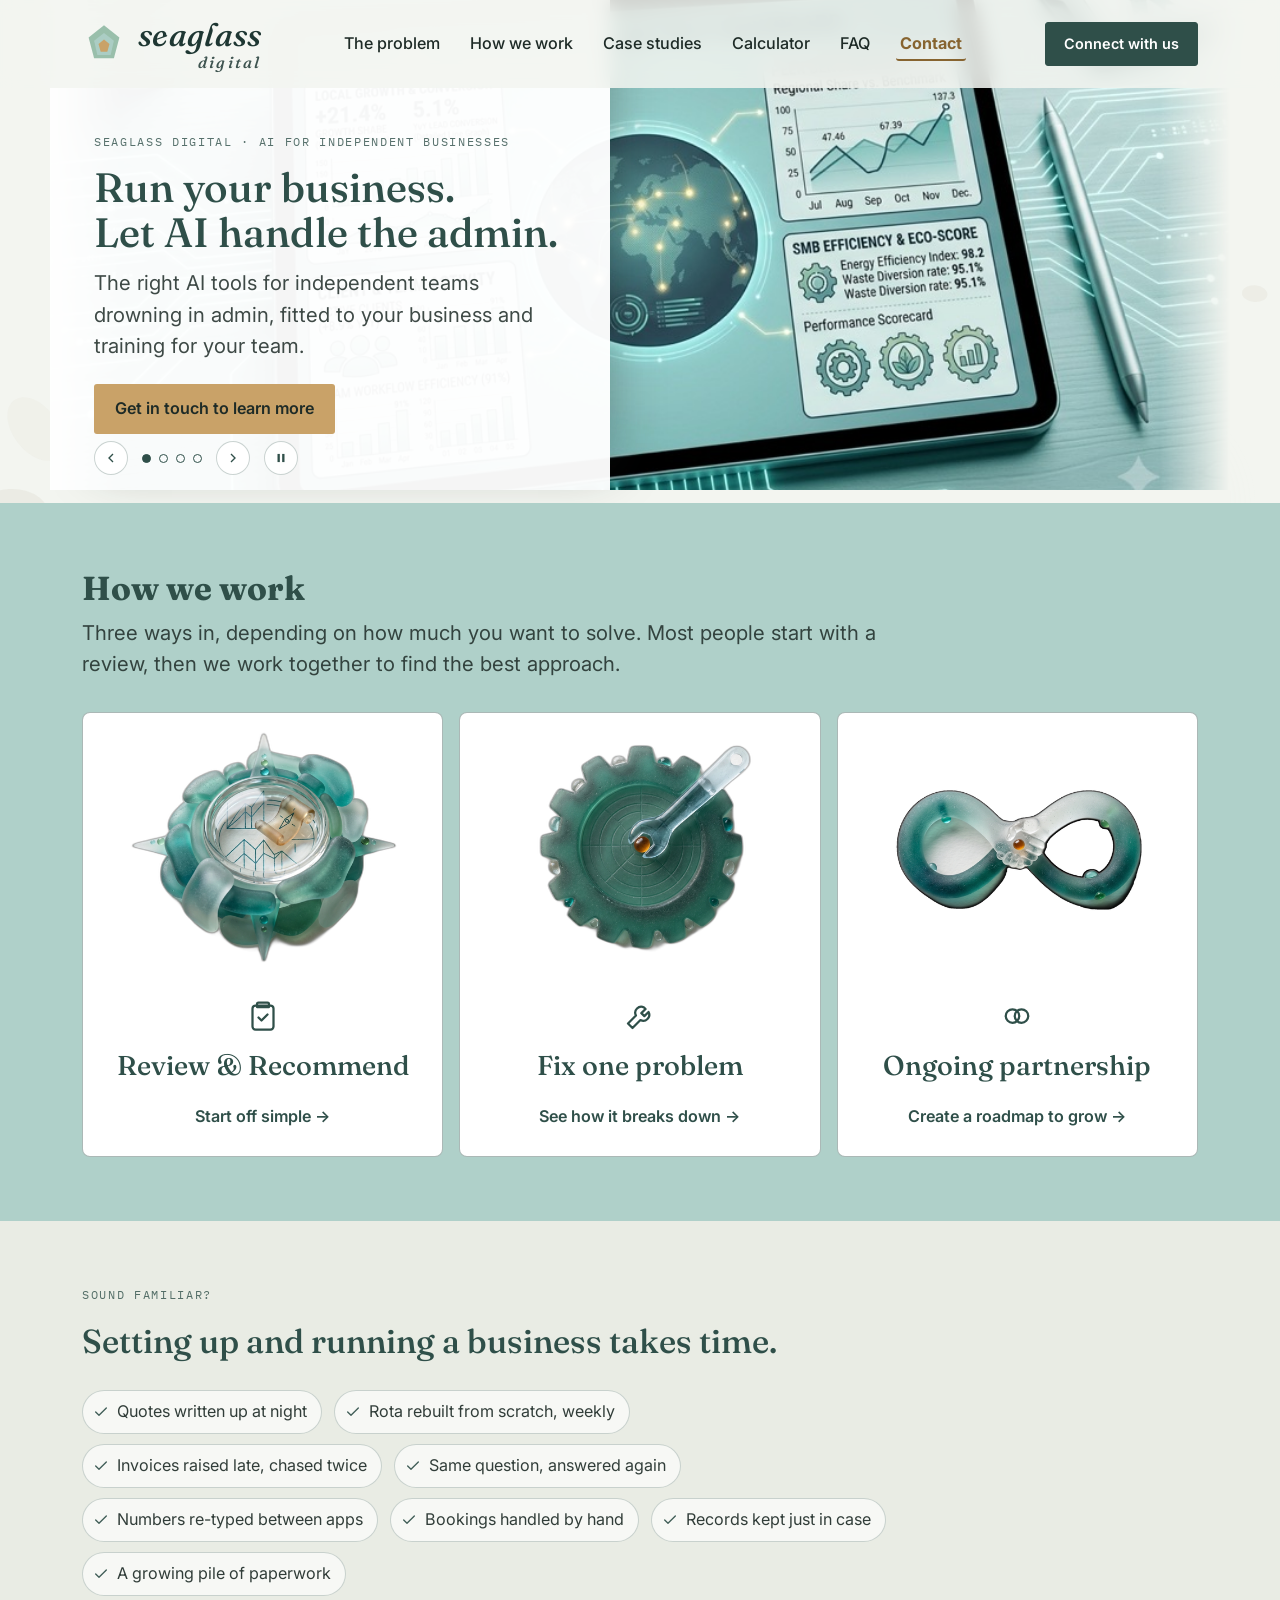
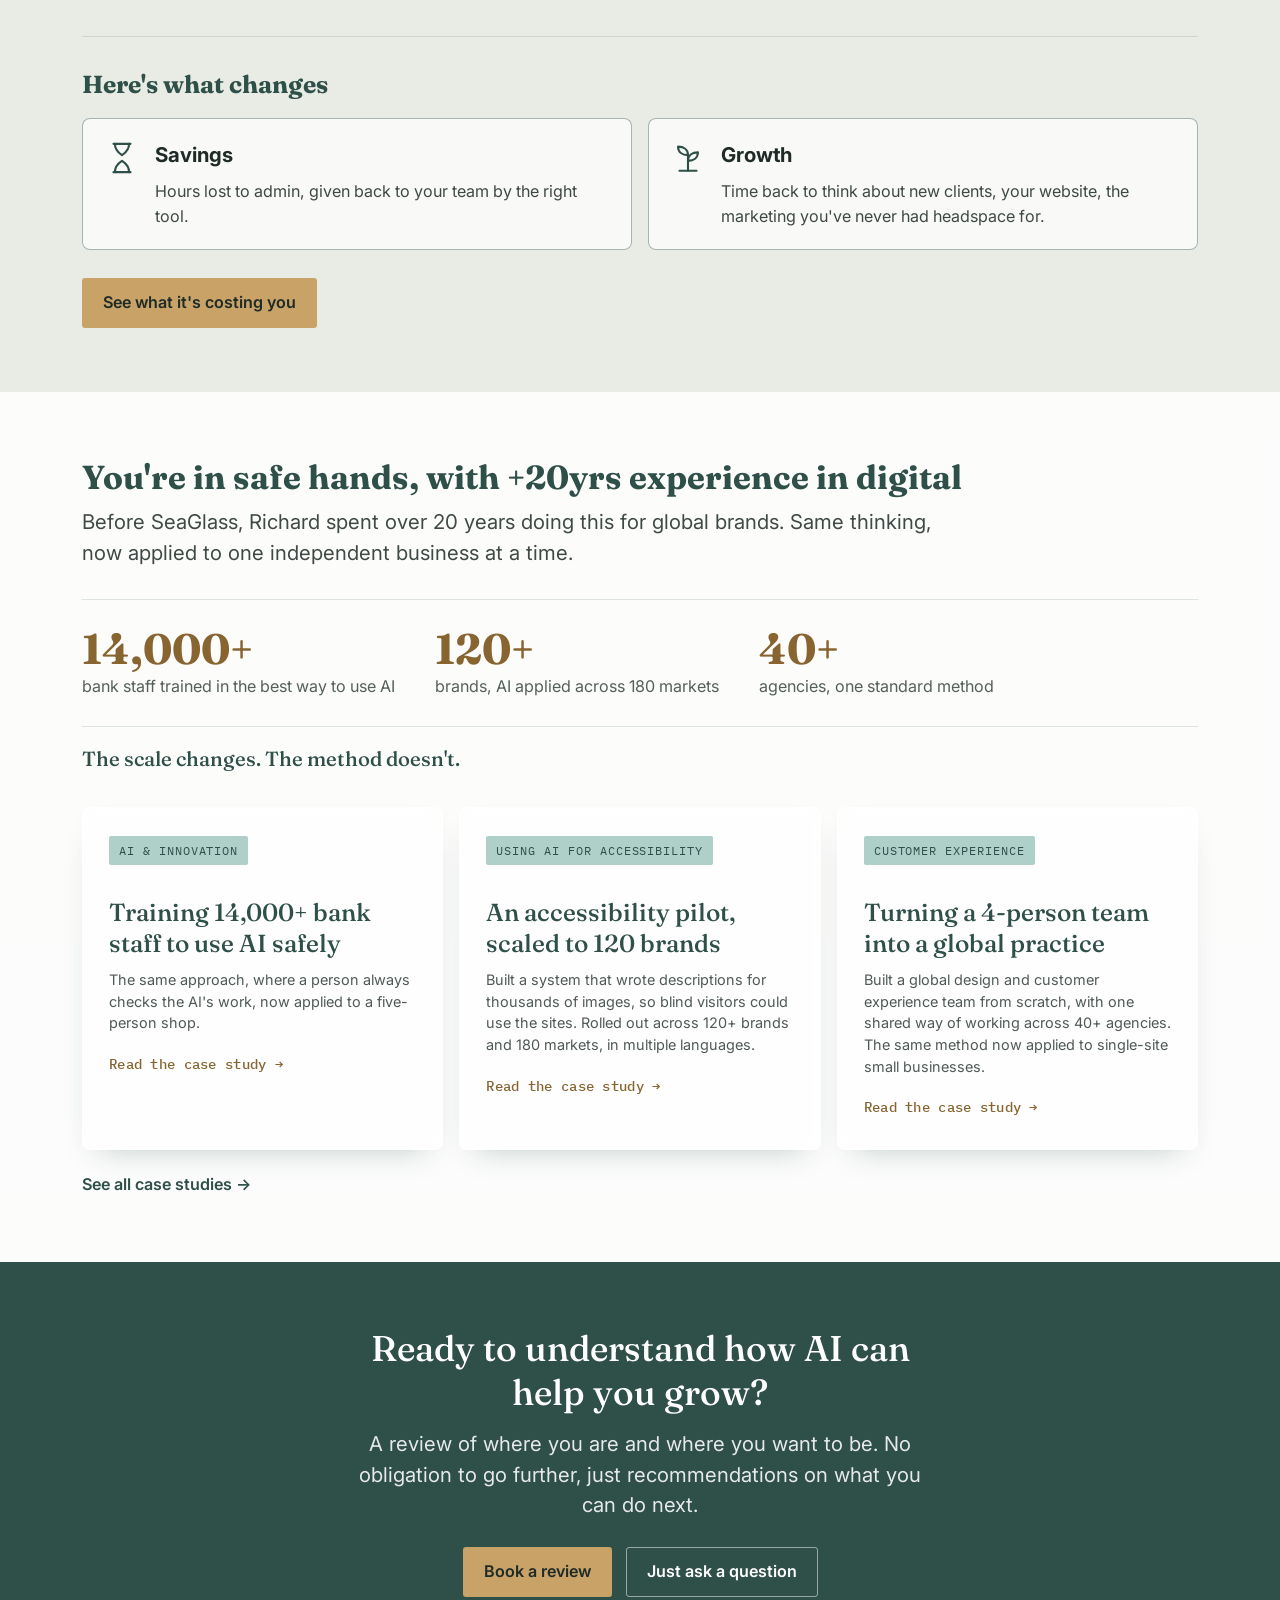
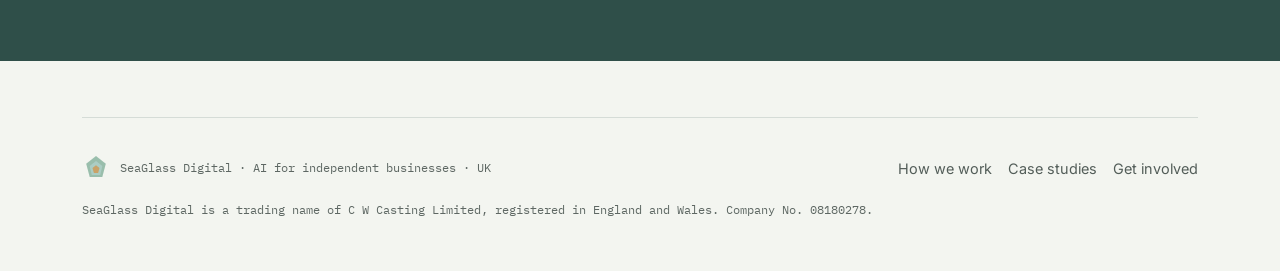
<file: index.html>
<!DOCTYPE html>
<html lang="en-GB">
<head>
<!-- Google tag (gtag.js) -->
<script async src="https://www.googletagmanager.com/gtag/js?id=G-2JRQ0N7KGT"></script>
<script>
  window.dataLayer = window.dataLayer || [];
  function gtag(){dataLayer.push(arguments);}
  gtag('js', new Date());

  gtag('config', 'G-2JRQ0N7KGT');
</script>
<meta charset="UTF-8">
<meta name="viewport" content="width=device-width, initial-scale=1.0">
<title>SeaGlass Digital - AI for Independent Businesses</title>
<meta name="description" content="SeaGlass Digital helps independent businesses cut the hours lost to rotas, quoting and admin with the right AI tools, taught to your team. No lock-in.">
<meta name="keywords" content="AI consultancy for small businesses UK, AI consultancy for SMEs, design thinking AI adoption, AI use case discovery, AI training for teams, AI for high street businesses, human-in-the-loop AI, UK small business AI advisor, AI for cafes shops and trades">
<link rel="canonical" href="https://www.seaglassdigital.co.uk/">
<meta name="robots" content="index, follow">
<meta name="geo.region" content="GB">
<meta name="geo.placename" content="United Kingdom">
<meta name="author" content="Richard Morland">

<!-- Open Graph -->
<meta property="og:type" content="website">
<meta property="og:title" content="SeaGlass Digital - AI for independent businesses, without the jargon">
<meta property="og:description" content="We help independent businesses drowning in day-to-day admin get their evenings back, and teach your team to run the tools themselves.">
<meta property="og:url" content="https://www.seaglassdigital.co.uk/">
<meta property="og:image" content="https://www.seaglassdigital.co.uk/assets/social-share.png">
<meta property="og:locale" content="en_GB">

<!-- Twitter -->
<meta name="twitter:card" content="summary_large_image">
<meta name="twitter:title" content="SeaGlass Digital - AI for independent businesses, without the jargon">
<meta name="twitter:description" content="We help independent businesses drowning in day-to-day admin get their evenings back, and teach your team to run the tools themselves.">

<!-- Favicons -->
<link rel="icon" type="image/svg+xml" href="data:image/svg+xml,%3Csvg xmlns='http://www.w3.org/2000/svg' viewBox='0 0 40 40'%3E%3Cpolygon points='20,3 34,14 29,33 11,33 6,14' fill='%238FB8A4'/%3E%3Cpolygon points='20,10 29,17 26,30 14,30 11,17' fill='%23AFD0C9'/%3E%3Cpolygon points='20,16 25,20 23,27 17,27 15,20' fill='%23C9A268'/%3E%3C/svg%3E">
<link rel="icon" type="image/png" sizes="32x32" href="assets/favicon-32x32.png">
<link rel="icon" type="image/png" sizes="16x16" href="assets/favicon-16x16.png">
<link rel="apple-touch-icon" sizes="180x180" href="assets/apple-touch-icon.png">
<link rel="shortcut icon" href="favicon.ico">

<link rel="preconnect" href="https://fonts.googleapis.com">
<link rel="preconnect" href="https://fonts.gstatic.com" crossorigin>
<link href="https://fonts.googleapis.com/css2?family=Fraunces:ital,opsz,wght@0,9..144,400;0,9..144,500;1,9..144,500&family=Inter:wght@400;500;600&family=IBM+Plex+Mono:wght@400;600&display=swap" rel="stylesheet">
<link rel="stylesheet" href="assets/style.css">

<!-- Structured data: helps both search engines and AI answer engines understand what SeaGlass Digital is -->
<script type="application/ld+json">
{
  "@context": "https://schema.org",
  "@type": "ProfessionalService",
  "name": "SeaGlass Digital",
  "alternateName": "SeaGlass",
  "description": "Design-thinking led AI consultancy helping small and medium UK businesses find the right AI tools for their needs and build the in-house skills to use them independently.",
  "url": "https://www.seaglassdigital.co.uk/",
  "email": "richard@seaglassdigital.co.uk",
  "image": "https://www.seaglassdigital.co.uk/assets/social-share.png",
  "areaServed": {
    "@type": "Country",
    "name": "United Kingdom"
  },
  "audience": {"@type": "Audience", "audienceType": "Independent business owners and small and medium businesses"},
  "serviceType": ["AI consultancy", "AI use case discovery", "AI team training", "Design thinking consultancy"],
  "keywords": "AI consultancy for small businesses, AI for independent businesses, AI use case discovery, AI training for teams",
  "founder": {
    "@type": "Person",
    "name": "Richard Morland"
  },
  "knowsAbout": ["Artificial Intelligence consulting", "Design thinking", "Digital transformation for SMEs", "AI adoption for small businesses"]
}
</script>
</head>
<body class="has-hero">
<div class="page-bg" aria-hidden="true"></div>

<a href="#top" class="skip-link">Skip to main content</a>

<header class="site">
  <nav>
    <a href="#top" class="brand">
      <svg class="brand-mark" viewBox="0 0 40 40" fill="none" aria-hidden="true" focusable="false">
        <polygon points="20,3 34,14 29,33 11,33 6,14" fill="#8FB8A4" opacity="0.9"/>
        <polygon points="20,10 29,17 26,30 14,30 11,17" fill="#AFD0C9" opacity="0.85"/>
        <polygon points="20,16 25,20 23,27 17,27 15,20" fill="#C9A268"/>
      </svg>
      <span class="brand-word">seaglass<span class="brand-word-sub">digital</span></span>
    </a>
    <ul class="nav-links" id="nav-menu" role="list">
      <li><a href="#pain">The problem</a></li>
      <li><a href="process.html">How we work</a></li>
      <li><a href="case-studies/index.html">Case studies</a></li>
      <li><a href="calculator.html">Calculator</a></li>
      <li><a href="faq.html">FAQ</a></li>
      <li><a href="#involve">Contact</a></li>
    </ul>
    <a class="nav-cta" href="mailto:richard@seaglassdigital.co.uk?subject=Let's connect">Connect with us</a>
    <button type="button" class="nav-toggle-btn" id="nav-toggle-btn" aria-expanded="false" aria-controls="nav-menu" aria-label="Toggle menu">
      <span class="bar"></span><span class="bar"></span><span class="bar"></span>
    </button>
  </nav>
</header>

<main id="top">

  <!-- HERO ROTATOR: 4 full-height slides, auto-rotating -->
  <section class="hero" id="hero-rotator">
    <div class="hero-slides" id="hero-slides">

      <article class="hero-slide hero-banner is-active" id="hero-slide-0">
        <div class="hero-media" aria-hidden="true">
          <img src="assets/images/promo-hero-dashboard.jpg" alt="" width="1000" height="1000" loading="eager">
        </div>
        <div class="hero-copy">
          <span class="eyebrow">SeaGlass Digital · AI for independent businesses</span>
          <h1>Run your business.<br>Let AI handle the admin.</h1>
          <p class="hero-subtitle">The right AI tools for independent teams drowning in admin, fitted to your business and training for your team.</p>
          <div class="btn-row">
            <a class="btn btn-primary" href="mailto:richard@seaglassdigital.co.uk?subject=Book an operations review">Get in touch to learn more</a>
          </div>
        </div>
      </article>

      <article class="hero-slide hero-banner" id="hero-slide-1">
        <div class="hero-media" aria-hidden="true">
          <img src="assets/images/promo-ai-tools.jpg" alt="" width="1000" height="1000" loading="lazy">
        </div>
        <div class="hero-copy">
          <span class="eyebrow">AI, simplified</span>
          <h2>Too many AI tools.<br>Not enough clarity on how to use them?</h2>
          <p class="hero-subtitle">We simplify your online presence so it looks and sounds like you everywhere.</p>
          <div class="btn-row">
            <a class="btn btn-primary" href="mailto:richard@seaglassdigital.co.uk?subject=Simplify our website and social">Simplify my digital presence</a>
          </div>
        </div>
      </article>

      <article class="hero-slide hero-banner" id="hero-slide-2">
        <div class="hero-media" aria-hidden="true">
          <img src="assets/images/promo-automation.jpg" alt="" width="1000" height="1000" loading="lazy">
        </div>
        <div class="hero-copy">
          <span class="eyebrow">How we help · Backend automation</span>
          <h2>Automate the admin.<br>Not your people.</h2>
          <p class="hero-subtitle">We help you to automate the repetitive stuff behind the scenes, so your team gets that time back to deliver your business.</p>
          <div class="btn-row">
            <a class="btn btn-primary" href="mailto:richard@seaglassdigital.co.uk?subject=Automate our admin">Free up my team's time</a>
          </div>
        </div>
      </article>

      <article class="hero-slide hero-banner" id="hero-slide-3">
        <div class="hero-media" aria-hidden="true">
          <img src="assets/images/promo-calculator.jpg" alt="" width="1000" height="1000" loading="lazy">
        </div>
        <div class="hero-copy">
          <span class="eyebrow">Free tool · See what admin can cost you</span>
          <h2>Find out in two minutes with this free calculator.</h2>
          <p class="hero-subtitle">Drag a few sliders and see your annual admin cost, and what's realistically recoverable.</p>
          <div class="btn-row">
            <a class="btn btn-primary" href="calculator.html">Try the calculator</a>
          </div>
        </div>
      </article>

    </div>

    <div class="hero-controls">
      <button type="button" class="hero-arrow hero-prev" aria-label="Previous">
        <svg viewBox="0 0 24 24" fill="none" stroke="currentColor" stroke-width="2"><path d="M15 6l-6 6 6 6"/></svg>
      </button>
      <div class="hero-dots" role="tablist" aria-label="Choose a panel">
        <button type="button" class="hero-dot is-active" role="tab" aria-selected="true" aria-controls="hero-slide-0" data-index="0"><span class="visually-hidden">Panel 1: Run your business</span></button>
        <button type="button" class="hero-dot" role="tab" aria-selected="false" aria-controls="hero-slide-1" data-index="1"><span class="visually-hidden">Panel 2: AI, simplified</span></button>
        <button type="button" class="hero-dot" role="tab" aria-selected="false" aria-controls="hero-slide-2" data-index="2"><span class="visually-hidden">Panel 3: Backend automation</span></button>
        <button type="button" class="hero-dot" role="tab" aria-selected="false" aria-controls="hero-slide-3" data-index="3"><span class="visually-hidden">Panel 4: Admin calculator</span></button>
      </div>
      <button type="button" class="hero-arrow hero-next" aria-label="Next">
        <svg viewBox="0 0 24 24" fill="none" stroke="currentColor" stroke-width="2"><path d="M9 6l6 6-6 6"/></svg>
      </button>
      <button type="button" class="hero-toggle" id="hero-toggle" aria-pressed="false" aria-label="Pause automatic rotation">
        <svg class="icon-pause" viewBox="0 0 24 24" fill="currentColor" aria-hidden="true"><rect x="6" y="5" width="4" height="14"/><rect x="14" y="5" width="4" height="14"/></svg>
        <svg class="icon-play" viewBox="0 0 24 24" fill="currentColor" aria-hidden="true"><polygon points="6,4 20,12 6,20"/></svg>
      </button>
    </div>
  </section>

  <!-- HOW WE WORK: three ways in, full detail on their own page -->
  <section class="how-we-work" id="process">
    <div class="wrap">
      <h2 class="section-heading">How we work</h2>
      <p class="how-we-work-lede">Three ways in, depending on how much you want to solve. Most people start with a review, then we work together to find the best approach.</p>
      <div class="work-cards">
        <a class="work-card" href="process.html#tier-review">
          <img class="work-card-image" src="assets/images/tier-review.png" alt="" width="640" height="472" loading="lazy">
          <div class="work-card-body">
            <svg class="work-card-icon" viewBox="0 0 24 24" fill="none" stroke="currentColor" stroke-width="1.5" stroke-linecap="round" stroke-linejoin="round" aria-hidden="true" focusable="false">
              <rect x="5" y="5" width="14" height="16" rx="2"/><path d="M9 3h6a1 1 0 0 1 1 1v2H8V4a1 1 0 0 1 1-1z"/><path d="M9 13l2 2 4-4"/>
            </svg>
            <h3>Review &amp; Recommend</h3>
            <span class="work-card-link">Start off simple →</span>
          </div>
        </a>
        <a class="work-card" href="process.html#tier-fix">
          <img class="work-card-image" src="assets/images/tier-fix.png" alt="" width="640" height="472" loading="lazy">
          <div class="work-card-body">
            <svg class="work-card-icon" viewBox="0 0 24 24" fill="none" stroke="currentColor" stroke-width="1.5" stroke-linecap="round" stroke-linejoin="round" aria-hidden="true" focusable="false">
              <path d="M14.7 6.3a4 4 0 0 0-5.4 5.4L4 17l3 3 5.3-5.3a4 4 0 0 0 5.4-5.4l-2.8 2.8-2-2 2.8-2.8z"/>
            </svg>
            <h3>Fix one problem</h3>
            <span class="work-card-link">See how it breaks down →</span>
          </div>
        </a>
        <a class="work-card" href="process.html#tier-partnership">
          <img class="work-card-image" src="assets/images/tier-partnership.png" alt="" width="640" height="472" loading="lazy">
          <div class="work-card-body">
            <svg class="work-card-icon" viewBox="0 0 24 24" fill="none" stroke="currentColor" stroke-width="1.5" stroke-linecap="round" stroke-linejoin="round" aria-hidden="true" focusable="false">
              <circle cx="9" cy="12" r="4.5"/><circle cx="15" cy="12" r="4.5"/>
            </svg>
            <h3>Ongoing partnership</h3>
            <span class="work-card-link">Create a roadmap to grow →</span>
          </div>
        </a>
      </div>
    </div>
  </section>

  <!-- PAIN + OUTCOME, MERGED -->
  <section class="pain" id="pain">
    <div class="wrap">
      <span class="eyebrow">Sound familiar?</span>
      <h2 class="pain-line">Setting up and running a business takes time.</h2>

      <ul class="pain-tags" role="list">
        <li><svg class="pain-tag-icon" viewBox="0 0 24 24" fill="none" stroke="currentColor" stroke-width="2" stroke-linecap="round" stroke-linejoin="round" aria-hidden="true" focusable="false"><polyline points="20 6 9 17 4 12"/></svg>Quotes written up at night</li>
        <li><svg class="pain-tag-icon" viewBox="0 0 24 24" fill="none" stroke="currentColor" stroke-width="2" stroke-linecap="round" stroke-linejoin="round" aria-hidden="true" focusable="false"><polyline points="20 6 9 17 4 12"/></svg>Rota rebuilt from scratch, weekly</li>
        <li><svg class="pain-tag-icon" viewBox="0 0 24 24" fill="none" stroke="currentColor" stroke-width="2" stroke-linecap="round" stroke-linejoin="round" aria-hidden="true" focusable="false"><polyline points="20 6 9 17 4 12"/></svg>Invoices raised late, chased twice</li>
        <li><svg class="pain-tag-icon" viewBox="0 0 24 24" fill="none" stroke="currentColor" stroke-width="2" stroke-linecap="round" stroke-linejoin="round" aria-hidden="true" focusable="false"><polyline points="20 6 9 17 4 12"/></svg>Same question, answered again</li>
        <li><svg class="pain-tag-icon" viewBox="0 0 24 24" fill="none" stroke="currentColor" stroke-width="2" stroke-linecap="round" stroke-linejoin="round" aria-hidden="true" focusable="false"><polyline points="20 6 9 17 4 12"/></svg>Numbers re-typed between apps</li>
        <li><svg class="pain-tag-icon" viewBox="0 0 24 24" fill="none" stroke="currentColor" stroke-width="2" stroke-linecap="round" stroke-linejoin="round" aria-hidden="true" focusable="false"><polyline points="20 6 9 17 4 12"/></svg>Bookings handled by hand</li>
        <li><svg class="pain-tag-icon" viewBox="0 0 24 24" fill="none" stroke="currentColor" stroke-width="2" stroke-linecap="round" stroke-linejoin="round" aria-hidden="true" focusable="false"><polyline points="20 6 9 17 4 12"/></svg>Records kept just in case</li>
        <li><svg class="pain-tag-icon" viewBox="0 0 24 24" fill="none" stroke="currentColor" stroke-width="2" stroke-linecap="round" stroke-linejoin="round" aria-hidden="true" focusable="false"><polyline points="20 6 9 17 4 12"/></svg>A growing pile of paperwork</li>
      </ul>

      <div class="pillars-compact">
        <h3 class="pillars-compact-heading">Here's what changes</h3>
        <div class="pillars">
          <div class="pillar">
            <svg class="pillar-icon" viewBox="0 0 24 24" fill="none" stroke="currentColor" stroke-width="1.5" stroke-linecap="round" stroke-linejoin="round" aria-hidden="true" focusable="false">
              <path d="M6 2h12M6 22h12"/><path d="M7 2c0 5 3.5 7 5 8 1.5-1 5-3 5-8"/><path d="M7 22c0-5 3.5-7 5-8 1.5 1 5 3 5 8"/>
            </svg>
            <div class="pillar-body">
              <h4>Savings</h4>
              <p>Hours lost to admin, given back to your team by the right tool.</p>
            </div>
          </div>
          <div class="pillar">
            <svg class="pillar-icon" viewBox="0 0 24 24" fill="none" stroke="currentColor" stroke-width="1.5" stroke-linecap="round" stroke-linejoin="round" aria-hidden="true" focusable="false">
              <path d="M12 21V10"/><path d="M12 10c0-4-3-6-7-6 0 4 3 6 7 6z"/><path d="M12 14c0-4 3-6 7-6 0 4-3 6-7 6z"/><path d="M6 21h12"/>
            </svg>
            <div class="pillar-body">
              <h4>Growth</h4>
              <p>Time back to think about new clients, your website, the marketing you've never had headspace for.</p>
            </div>
          </div>
        </div>
      </div>

      <div class="btn-row">
        <a class="btn btn-primary" href="calculator.html">See what it's costing you</a>
      </div>
    </div>
  </section>

  <!-- PROOF -->
  <section class="case" id="case">
    <div class="wrap">
      <h2 class="section-heading">You're in safe hands, with +20yrs experience in digital</h2>
      <p class="case-lede">Before SeaGlass, Richard spent over 20 years doing this for global brands. Same thinking, now applied to one independent business at a time.</p>
      <div class="proof-stats">
        <div><strong>14,000+</strong><span>bank staff trained in the best way to use AI</span></div>
        <div><strong>120+</strong><span>brands, AI applied across 180 markets</span></div>
        <div><strong>40+</strong><span>agencies, one standard method</span></div>
      </div>
      <p class="proof-bridge">The scale changes. The method doesn't.</p>
      <div class="case-grid">
        <a class="case-mini" href="case-studies/hsbc-genai.html">
          <span class="case-tag">AI &amp; Innovation</span>
          <h3>Training 14,000+ bank staff to use AI safely</h3>
          <p>The same approach, where a person always checks the AI's work, now applied to a five-person shop.</p>
          <span class="case-link">Read the case study →</span>
        </a>
        <a class="case-mini" href="case-studies/diageo-bedrock.html">
          <span class="case-tag">Using AI for Accessibility</span>
          <h3>An accessibility pilot, scaled to 120 brands</h3>
          <p>Built a system that wrote descriptions for thousands of images, so blind visitors could use the sites. Rolled out across 120+ brands and 180 markets, in multiple languages.</p>
          <span class="case-link">Read the case study →</span>
        </a>
        <a class="case-mini" href="case-studies/diageo-cx-practice.html">
          <span class="case-tag">Customer experience</span>
          <h3>Turning a 4-person team into a global practice</h3>
          <p>Built a global design and customer experience team from scratch, with one shared way of working across 40+ agencies. The same method now applied to single-site small businesses.</p>
          <span class="case-link">Read the case study →</span>
        </a>
      </div>
      <a class="case-all-link" href="case-studies/index.html">See all case studies →</a>
    </div>
  </section>

  <!-- CLOSING CTA -->
  <section class="involve" id="involve">
    <div class="wrap">
      <h2>Ready to understand how AI can help you grow?</h2>
      <p>A review of where you are and where you want to be. No obligation to go further, just recommendations on what you can do next.</p>
      <div class="btn-row">
        <a class="btn btn-primary" href="mailto:richard@seaglassdigital.co.uk?subject=Book an operations review">Book a review</a>
        <a class="btn btn-ghost" href="mailto:richard@seaglassdigital.co.uk">Just ask a question</a>
      </div>
    </div>
  </section>

</main>

<footer>
  <div class="wrap">
    <div class="foot-grid">
      <div class="foot-brand">
        <svg class="brand-mark" viewBox="0 0 40 40" fill="none" aria-hidden="true" focusable="false">
          <polygon points="20,3 34,14 29,33 11,33 6,14" fill="#8FB8A4" opacity="0.9"/>
          <polygon points="20,10 29,17 26,30 14,30 11,17" fill="#AFD0C9" opacity="0.85"/>
          <polygon points="20,16 25,20 23,27 17,27 15,20" fill="#C9A268"/>
        </svg>
        <span class="fine">SeaGlass Digital · AI for independent businesses · UK</span>
      </div>
      <ul class="foot-links" role="list">
        <li><a href="process.html">How we work</a></li>
        <li><a href="case-studies/index.html">Case studies</a></li>
        <li><a href="#involve">Get involved</a></li>
      </ul>
    </div>
      <p class="foot-legal">SeaGlass Digital is a trading name of C W Casting Limited, registered in England and Wales. Company No. 08180278.</p>
  </div>
</footer>

<div class="mobile-cta-bar">
  <a class="btn btn-primary" href="mailto:richard@seaglassdigital.co.uk?subject=Let's connect">Connect with us</a>
</div>

<script src="assets/enquiry-modal.js" defer></script>
<script>
  var navToggleBtn = document.getElementById('nav-toggle-btn');
  var navMenu = document.getElementById('nav-menu');
  if (navToggleBtn && navMenu) {
    navToggleBtn.addEventListener('click', function(){
      var isOpen = navToggleBtn.getAttribute('aria-expanded') === 'true';
      navToggleBtn.setAttribute('aria-expanded', String(!isOpen));
      navMenu.classList.toggle('nav-open', !isOpen);
    });
    navMenu.querySelectorAll('a').forEach(function(link){
      link.addEventListener('click', function(){
        navToggleBtn.setAttribute('aria-expanded', 'false');
        navMenu.classList.remove('nav-open');
      });
    });
    document.addEventListener('keydown', function(e){
      if (e.key === 'Escape' && navToggleBtn.getAttribute('aria-expanded') === 'true') {
        navToggleBtn.setAttribute('aria-expanded', 'false');
        navMenu.classList.remove('nav-open');
        navToggleBtn.focus();
      }
    });
  }

  // Highlight the nav link for whichever section is currently in view
  (function(){
    if (!navMenu) return;
    var sectionIds = ['pain', 'case', 'involve'];
    var sections = sectionIds
      .map(function(id){ return document.getElementById(id); })
      .filter(Boolean);
    var links = Array.prototype.slice.call(navMenu.querySelectorAll('a[href^="#"]'));
    if (!sections.length || !links.length || !('IntersectionObserver' in window)) return;

    function setActive(id){
      links.forEach(function(link){
        var isMatch = link.getAttribute('href') === '#' + id;
        link.classList.toggle('nav-current', isMatch);
      });
    }

    var observer = new IntersectionObserver(function(entries){
      entries.forEach(function(entry){
        if (entry.isIntersecting) setActive(entry.target.id);
      });
    }, { rootMargin: '-40% 0px -55% 0px', threshold: 0 });

    sections.forEach(function(section){ observer.observe(section); });
  })();

  // Hero panel: 4 full-height slides, on every device.
  // The site-wide reduced-motion rule (top of stylesheet) still swaps
  // the transition to an instant cut for anyone with that OS setting on.
  (function(){
    var section = document.getElementById('hero-rotator');
    if (!section) return;
    var slidesWrap = document.getElementById('hero-slides');
    var slides = Array.prototype.slice.call(slidesWrap.children);
    var dots = Array.prototype.slice.call(section.querySelectorAll('.hero-dot'));
    var prevBtn = section.querySelector('.hero-prev');
    var nextBtn = section.querySelector('.hero-next');
    var toggleBtn = document.getElementById('hero-toggle');
    if (slides.length < 2 || !prevBtn || !nextBtn || !toggleBtn) return;

    section.classList.add('is-carousel');

    var live = document.createElement('div');
    live.setAttribute('aria-live', 'polite');
    live.className = 'visually-hidden';
    section.appendChild(live);

    var current = 0;
    var timer = null;
    var playing = true;
    var DURATION = 6000;

    // Auto-rotation runs one full pass, then settles instead of looping.
    // Carousels that cycle forever tend to get tuned out, and a panel that
    // is about to slide away discourages reading it. After every panel has
    // had a turn the rotator returns to the first one and stops, leaving
    // the main message on screen. The controls still work, and the play
    // button restarts rotation for anyone who wants it.
    var autoAdvances = 0;
    var cycleComplete = false;

    // Pin the container to the tallest slide's natural content height so
    // rotating between shorter/longer copy never resizes the panel. Each
    // slide is measured in turn as the in-flow active slide (the only way
    // its height reflects real content, since inactive slides are
    // display:none) rather than stretched/stacked, so the panel sizes to
    // fit the copy instead of an arbitrary fixed height.
    function lockHeight(){
      var restoreIndex = current;
      var maxH = 0;
      slides.forEach(function(s){
        slides.forEach(function(other){ other.classList.remove('is-active'); });
        s.classList.add('is-active');
        maxH = Math.max(maxH, s.offsetHeight);
      });
      slides.forEach(function(s){ s.classList.remove('is-active'); });
      slides[restoreIndex].classList.add('is-active');
      slidesWrap.style.minHeight = maxH ? maxH + 'px' : '';
    }

    function announce(i){
      var heading = slides[i].querySelector('h1');
      live.textContent = 'Showing ' + (i + 1) + ' of ' + slides.length + ': ' + (heading ? heading.textContent : '');
    }

    function show(i){
      slides[current].classList.remove('is-active');
      dots[current].classList.remove('is-active');
      dots[current].setAttribute('aria-selected', 'false');
      current = (i + slides.length) % slides.length;
      slides[current].classList.add('is-active');
      dots[current].classList.add('is-active');
      dots[current].setAttribute('aria-selected', 'true');
      announce(current);
    }

    function next(){ show(current + 1); }
    function prev(){ show(current - 1); }

    function autoNext(){
      next();
      autoAdvances += 1;
      if (autoAdvances >= slides.length){
        cycleComplete = true;
        pause();
      }
    }

    function start(){
      stop();
      if (cycleComplete) return;
      timer = window.setInterval(autoNext, DURATION);
      playing = true;
      toggleBtn.setAttribute('aria-pressed', 'false');
      toggleBtn.setAttribute('aria-label', 'Pause automatic rotation');
    }
    function stop(){
      if (timer){ window.clearInterval(timer); timer = null; }
    }
    function pause(){
      stop();
      playing = false;
      toggleBtn.setAttribute('aria-pressed', 'true');
      toggleBtn.setAttribute('aria-label', 'Resume automatic rotation');
    }

    prevBtn.addEventListener('click', function(){ prev(); start(); });
    nextBtn.addEventListener('click', function(){ next(); start(); });
    dots.forEach(function(dot, i){
      dot.addEventListener('click', function(){ show(i); start(); });
    });
    toggleBtn.addEventListener('click', function(){
      if (playing){
        pause();
      } else {
        // Pressing play after the first pass starts a fresh cycle.
        cycleComplete = false;
        autoAdvances = 0;
        start();
      }
    });

    section.addEventListener('mouseenter', stop);
    section.addEventListener('mouseleave', function(){ if (playing) start(); });
    section.addEventListener('focusin', stop);
    section.addEventListener('focusout', function(){ if (playing) start(); });

    document.addEventListener('visibilitychange', function(){
      if (document.hidden){ stop(); } else if (playing){ start(); }
    });

    lockHeight();
    if (document.fonts && document.fonts.ready){
      document.fonts.ready.then(lockHeight);
    }
    var resizeTimer;
    window.addEventListener('resize', function(){
      window.clearTimeout(resizeTimer);
      resizeTimer = window.setTimeout(lockHeight, 150);
    });

    start();
  })();
</script>
</body>
</html>
</file>
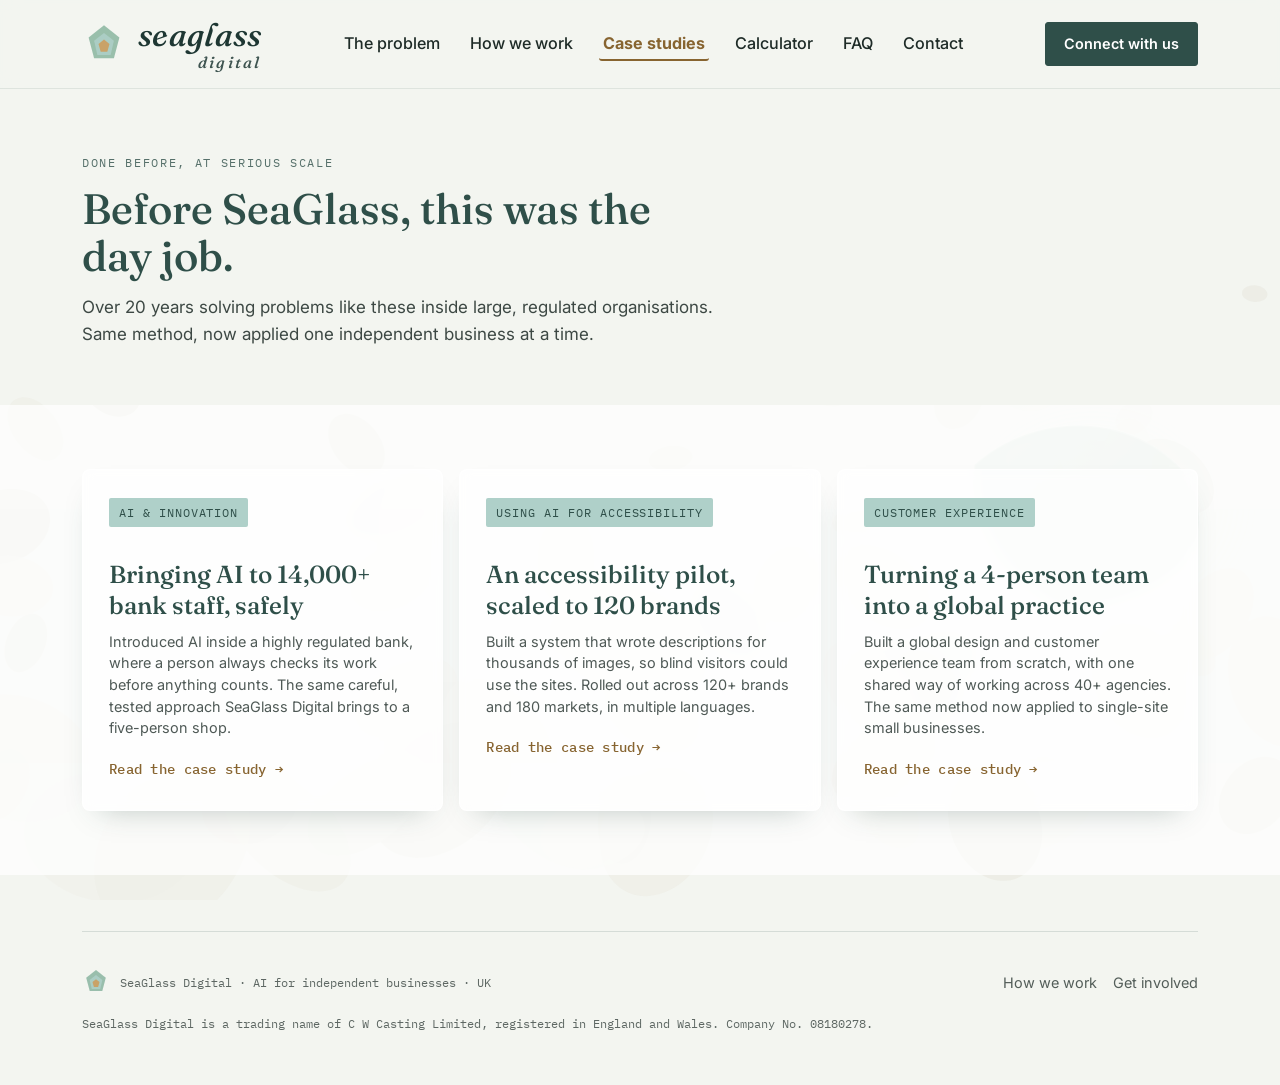
<file: case-studies/index.html>
<!DOCTYPE html>
<html lang="en-GB">
<head>
<!-- Google tag (gtag.js) -->
<script async src="https://www.googletagmanager.com/gtag/js?id=G-2JRQ0N7KGT"></script>
<script>
  window.dataLayer = window.dataLayer || [];
  function gtag(){dataLayer.push(arguments);}
  gtag('js', new Date());

  gtag('config', 'G-2JRQ0N7KGT');
</script>
<meta charset="UTF-8">
<meta name="viewport" content="width=device-width, initial-scale=1.0">
<title>Case studies - SeaGlass Digital</title>
<meta name="description" content="Safe GenAI for 14,000+ bank staff, an accessibility pilot at 120 brands, a CX practice across 40+ agencies: the work behind our method.">
<link rel="canonical" href="https://www.seaglassdigital.co.uk/case-studies/index.html">
<meta name="robots" content="index, follow">
<meta property="og:type" content="website">
<meta property="og:title" content="Case studies - SeaGlass Digital">
<meta property="og:description" content="The large-scale work behind SeaGlass Digital's method, and how it applies to a five-person shop.">
<meta property="og:url" content="https://www.seaglassdigital.co.uk/case-studies/index.html">
<meta property="og:image" content="https://www.seaglassdigital.co.uk/assets/social-share.png">
<meta name="twitter:card" content="summary_large_image">
<script type="application/ld+json">
{
  "@context": "https://schema.org",
  "@type": "BreadcrumbList",
  "itemListElement": [
    { "@type": "ListItem", "position": 1, "name": "Home", "item": "https://www.seaglassdigital.co.uk/" },
    { "@type": "ListItem", "position": 2, "name": "Case studies" }
  ]
}
</script>
<link rel="preconnect" href="https://fonts.googleapis.com">
<link rel="preconnect" href="https://fonts.gstatic.com" crossorigin>
<link href="https://fonts.googleapis.com/css2?family=Fraunces:ital,opsz,wght@0,9..144,400;0,9..144,500;1,9..144,500&family=Inter:wght@400;500;600&family=IBM+Plex+Mono:wght@400;600&display=swap" rel="stylesheet">
<link rel="icon" type="image/svg+xml" href="data:image/svg+xml,%3Csvg xmlns='http://www.w3.org/2000/svg' viewBox='0 0 40 40'%3E%3Cpolygon points='20,3 34,14 29,33 11,33 6,14' fill='%238FB8A4'/%3E%3Cpolygon points='20,10 29,17 26,30 14,30 11,17' fill='%23AFD0C9'/%3E%3Cpolygon points='20,16 25,20 23,27 17,27 15,20' fill='%23C9A268'/%3E%3C/svg%3E">
<link rel="icon" type="image/png" sizes="32x32" href="../assets/favicon-32x32.png">
<link rel="icon" type="image/png" sizes="16x16" href="../assets/favicon-16x16.png">
<link rel="apple-touch-icon" sizes="180x180" href="../assets/apple-touch-icon.png">
<link rel="shortcut icon" href="../favicon.ico">
<link rel="stylesheet" href="../assets/style.css">
</head>
<body>
<div class="page-bg" aria-hidden="true"></div>
<a href="#top" class="skip-link">Skip to main content</a>

<header class="site">
  <nav>
    <a href="../index.html" class="brand">
      <svg class="brand-mark" viewBox="0 0 40 40" fill="none" aria-hidden="true" focusable="false">
        <polygon points="20,3 34,14 29,33 11,33 6,14" fill="#8FB8A4" opacity="0.9"/>
        <polygon points="20,10 29,17 26,30 14,30 11,17" fill="#AFD0C9" opacity="0.85"/>
        <polygon points="20,16 25,20 23,27 17,27 15,20" fill="#C9A268"/>
      </svg>
      <span class="brand-word">seaglass<span class="brand-word-sub">digital</span></span>
    </a>
    <ul class="nav-links" id="nav-menu" role="list">
      <li><a href="../index.html#pain">The problem</a></li>
      <li><a href="../process.html">How we work</a></li>
      <li><a href="index.html" aria-current="page">Case studies</a></li>
      <li><a href="../calculator.html">Calculator</a></li>
      <li><a href="../faq.html">FAQ</a></li>
      <li><a href="../index.html#involve">Contact</a></li>
    </ul>
    <a class="nav-cta" href="../index.html#involve">Connect with us</a>
    <button type="button" class="nav-toggle-btn" id="nav-toggle-btn" aria-expanded="false" aria-controls="nav-menu" aria-label="Toggle menu">
      <span class="bar"></span><span class="bar"></span><span class="bar"></span>
    </button>
  </nav>
</header>

<main id="top">
  <section class="hero cs-hero">
    <div class="wrap">
      <span class="eyebrow">Done before, at serious scale</span>
      <h1>Before SeaGlass, this was the day job.</h1>
      <p style="max-width:60ch;opacity:0.85;margin-top:14px;">Over 20 years solving problems like these inside large, regulated organisations. Same method, now applied one independent business at a time.</p>
    </div>
  </section>

  <section class="case" id="case">
    <div class="wrap">
      <h2 class="visually-hidden">The case studies</h2>
      <div class="case-grid">
        <a class="case-mini" href="hsbc-genai.html">
          <span class="case-tag">AI &amp; Innovation</span>
          <h3>Bringing AI to 14,000+ bank staff, safely</h3>
          <p>Introduced AI inside a highly regulated bank, where a person always checks its work before anything counts. The same careful, tested approach SeaGlass Digital brings to a five-person shop.</p>
          <span class="case-link">Read the case study →</span>
        </a>
        <a class="case-mini" href="diageo-bedrock.html">
          <span class="case-tag">Using AI for Accessibility</span>
          <h3>An accessibility pilot, scaled to 120 brands</h3>
          <p>Built a system that wrote descriptions for thousands of images, so blind visitors could use the sites. Rolled out across 120+ brands and 180 markets, in multiple languages.</p>
          <span class="case-link">Read the case study →</span>
        </a>
        <a class="case-mini" href="diageo-cx-practice.html">
          <span class="case-tag">Customer experience</span>
          <h3>Turning a 4-person team into a global practice</h3>
          <p>Built a global design and customer experience team from scratch, with one shared way of working across 40+ agencies. The same method now applied to single-site small businesses.</p>
          <span class="case-link">Read the case study →</span>
        </a>
      </div>
    </div>
  </section>
</main>

<footer>
  <div class="wrap">
    <div class="foot-grid">
      <div class="foot-brand">
        <svg class="brand-mark" viewBox="0 0 40 40" fill="none" aria-hidden="true" focusable="false">
          <polygon points="20,3 34,14 29,33 11,33 6,14" fill="#8FB8A4" opacity="0.9"/>
          <polygon points="20,10 29,17 26,30 14,30 11,17" fill="#AFD0C9" opacity="0.85"/>
          <polygon points="20,16 25,20 23,27 17,27 15,20" fill="#C9A268"/>
        </svg>
        <span class="fine">SeaGlass Digital · AI for independent businesses · UK</span>
      </div>
      <ul class="foot-links" role="list">
        <li><a href="../process.html">How we work</a></li>
        <li><a href="../index.html#involve">Get involved</a></li>
      </ul>
    </div>
      <p class="foot-legal">SeaGlass Digital is a trading name of C W Casting Limited, registered in England and Wales. Company No. 08180278.</p>
  </div>
</footer>

<div class="mobile-cta-bar">
  <a class="btn btn-primary" href="mailto:richard@seaglassdigital.co.uk?subject=Let's connect">Connect with us</a>
</div>

<script src="../assets/enquiry-modal.js" defer></script>
<script>
  var navToggleBtn = document.getElementById('nav-toggle-btn');
  var navMenu = document.getElementById('nav-menu');
  if (navToggleBtn && navMenu) {
    navToggleBtn.addEventListener('click', function(){
      var isOpen = navToggleBtn.getAttribute('aria-expanded') === 'true';
      navToggleBtn.setAttribute('aria-expanded', String(!isOpen));
      navMenu.classList.toggle('nav-open', !isOpen);
    });
    navMenu.querySelectorAll('a').forEach(function(link){
      link.addEventListener('click', function(){
        navToggleBtn.setAttribute('aria-expanded', 'false');
        navMenu.classList.remove('nav-open');
      });
    });
    document.addEventListener('keydown', function(e){
      if (e.key === 'Escape' && navToggleBtn.getAttribute('aria-expanded') === 'true') {
        navToggleBtn.setAttribute('aria-expanded', 'false');
        navMenu.classList.remove('nav-open');
        navToggleBtn.focus();
      }
    });
  }
</script>

</body>
</html>
</file>
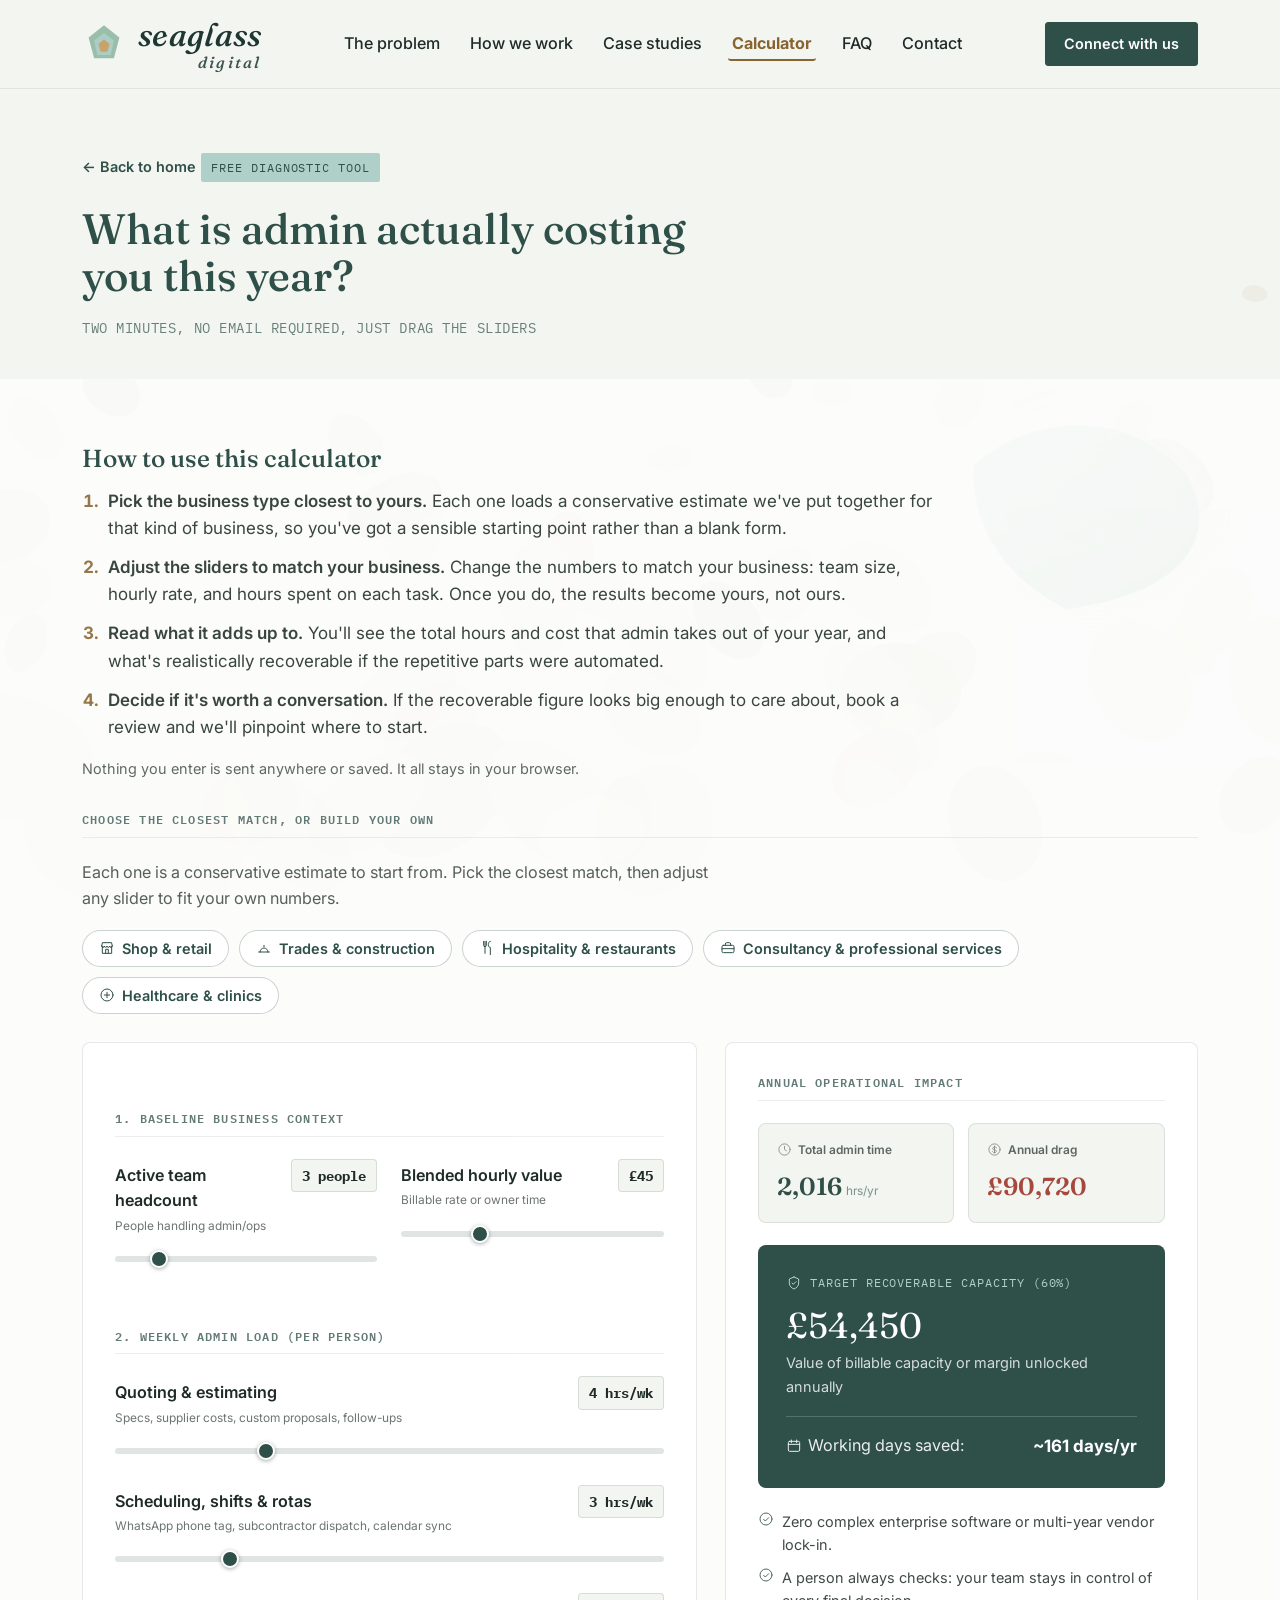
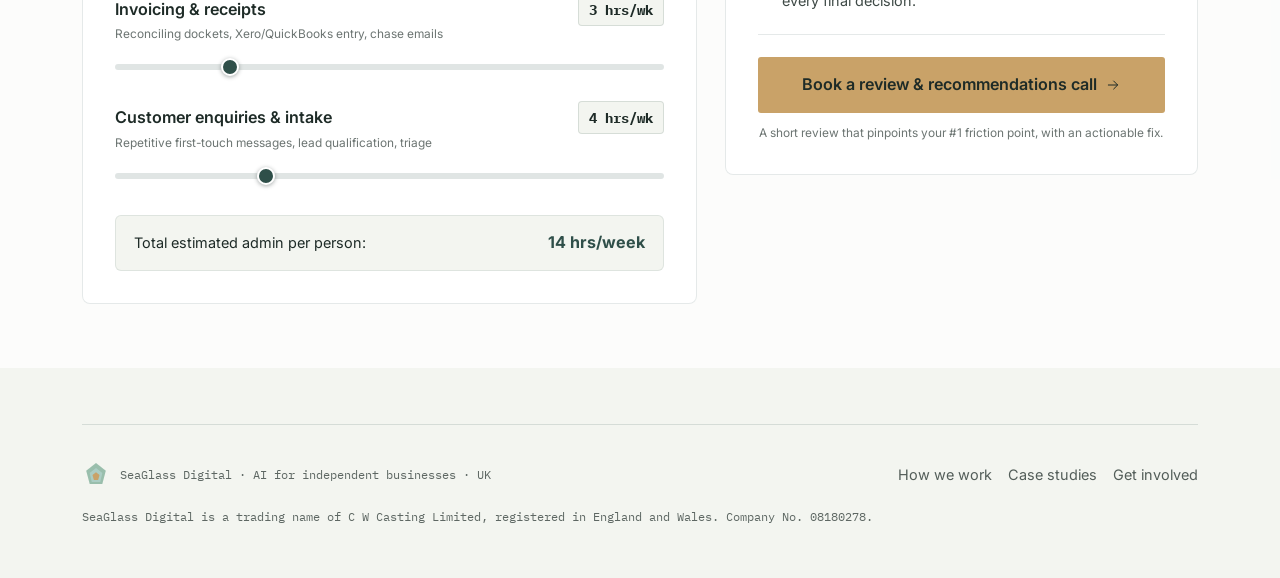
<file: calculator.html>
<!DOCTYPE html>
<html lang="en-GB">
<head>
<!-- Google tag (gtag.js) -->
<script async src="https://www.googletagmanager.com/gtag/js?id=G-2JRQ0N7KGT"></script>
<script>
  window.dataLayer = window.dataLayer || [];
  function gtag(){dataLayer.push(arguments);}
  gtag('js', new Date());

  gtag('config', 'G-2JRQ0N7KGT');
</script>
<meta charset="UTF-8">
<meta name="viewport" content="width=device-width, initial-scale=1.0">
<title>Admin Drag Calculator - SeaGlass Digital</title>
<meta name="description" content="Drag the sliders to see what quoting, rotas, invoicing and enquiries are really costing your business each year, and how much of that time is recoverable.">
<meta name="keywords" content="admin cost calculator, business admin calculator, AI automation savings calculator, admin drag, recoverable margin calculator">
<link rel="canonical" href="https://www.seaglassdigital.co.uk/calculator.html">
<meta name="robots" content="index, follow">
<meta property="og:type" content="website">
<meta property="og:title" content="Admin Drag Calculator - SeaGlass Digital">
<meta property="og:description" content="Drag the sliders to see what quoting, rotas, invoicing and enquiries are really costing your business each year, and how much of that time is recoverable.">
<meta property="og:url" content="https://www.seaglassdigital.co.uk/calculator.html">
<meta property="og:image" content="https://www.seaglassdigital.co.uk/assets/social-share.png">
<meta name="twitter:card" content="summary_large_image">

<script type="application/ld+json">
{
  "@context": "https://schema.org",
  "@type": "BreadcrumbList",
  "itemListElement": [
    { "@type": "ListItem", "position": 1, "name": "Home", "item": "https://www.seaglassdigital.co.uk/" },
    { "@type": "ListItem", "position": 2, "name": "Admin Drag Calculator" }
  ]
}
</script>

<link rel="preconnect" href="https://fonts.googleapis.com">
<link rel="preconnect" href="https://fonts.gstatic.com" crossorigin>
<link href="https://fonts.googleapis.com/css2?family=Fraunces:ital,opsz,wght@0,9..144,400;0,9..144,500;1,9..144,500&family=Inter:wght@400;500;600&family=IBM+Plex+Mono:wght@400&display=swap" rel="stylesheet">
<link rel="icon" type="image/svg+xml" href="data:image/svg+xml,%3Csvg xmlns='http://www.w3.org/2000/svg' viewBox='0 0 40 40'%3E%3Cpolygon points='20,3 34,14 29,33 11,33 6,14' fill='%238FB8A4'/%3E%3Cpolygon points='20,10 29,17 26,30 14,30 11,17' fill='%23AFD0C9'/%3E%3Cpolygon points='20,16 25,20 23,27 17,27 15,20' fill='%23C9A268'/%3E%3C/svg%3E">
<link rel="icon" type="image/png" sizes="32x32" href="assets/favicon-32x32.png">
<link rel="icon" type="image/png" sizes="16x16" href="assets/favicon-16x16.png">
<link rel="apple-touch-icon" sizes="180x180" href="assets/apple-touch-icon.png">
<link rel="shortcut icon" href="favicon.ico">
<link rel="stylesheet" href="assets/style.css">
</head>
<body>
<div class="page-bg" aria-hidden="true"></div>

<a href="#top" class="skip-link">Skip to main content</a>

<header class="site">
  <nav>
    <a href="index.html" class="brand">
      <svg class="brand-mark" viewBox="0 0 40 40" fill="none" aria-hidden="true" focusable="false">
        <polygon points="20,3 34,14 29,33 11,33 6,14" fill="#8FB8A4" opacity="0.9"/>
        <polygon points="20,10 29,17 26,30 14,30 11,17" fill="#AFD0C9" opacity="0.85"/>
        <polygon points="20,16 25,20 23,27 17,27 15,20" fill="#C9A268"/>
      </svg>
      <span class="brand-word">seaglass<span class="brand-word-sub">digital</span></span>
    </a>
    <ul class="nav-links" id="nav-menu" role="list">
      <li><a href="index.html#pain">The problem</a></li>
      <li><a href="process.html">How we work</a></li>
      <li><a href="case-studies/index.html">Case studies</a></li>
      <li><a href="calculator.html" aria-current="page">Calculator</a></li>
      <li><a href="faq.html">FAQ</a></li>
      <li><a href="index.html#involve">Contact</a></li>
    </ul>
    <a class="nav-cta" href="mailto:richard@seaglassdigital.co.uk?subject=Let's connect">Connect with us</a>
    <button type="button" class="nav-toggle-btn" id="nav-toggle-btn" aria-expanded="false" aria-controls="nav-menu" aria-label="Toggle menu">
      <span class="bar"></span><span class="bar"></span><span class="bar"></span>
    </button>
  </nav>
</header>

<main id="top">
  <section class="hero cs-hero">
    <div class="wrap">
      <a class="cs-back" href="index.html">← Back to home</a>
      <span class="case-tag">Free diagnostic tool</span>
      <h1>What is admin actually costing you this year?</h1>
      <span class="client">Two minutes, no email required, just drag the sliders</span>
    </div>
  </section>

  <section class="calc" id="calculator">
    <div class="wrap">

      <div class="calc-howto">
        <h2>How to use this calculator</h2>
        <ol class="calc-howto-steps">
          <li><strong>Pick the business type closest to yours.</strong> Each one loads a conservative estimate we've put together for that kind of business, so you've got a sensible starting point rather than a blank form.</li>
          <li><strong>Adjust the sliders to match your business.</strong> Change the numbers to match your business: team size, hourly rate, and hours spent on each task. Once you do, the results become yours, not ours.</li>
          <li><strong>Read what it adds up to.</strong> You'll see the total hours and cost that admin takes out of your year, and what's realistically recoverable if the repetitive parts were automated.</li>
          <li><strong>Decide if it's worth a conversation.</strong> If the recoverable figure looks big enough to care about, book a review and we'll pinpoint where to start.</li>
        </ol>
        <p class="calc-howto-note">Nothing you enter is sent anywhere or saved. It all stays in your browser.</p>
      </div>

      <div class="calc-persona">
        <div class="calc-persona-intro">
          <h2 class="calc-subhead calc-subhead-standalone">Choose the closest match, or build your own</h2>
          <p class="calc-persona-lede">Each one is a conservative estimate to start from. Pick the closest match, then adjust any slider to fit your own numbers.</p>
        </div>
        <div class="calc-persona-pills" role="group" aria-label="Business type: pick the closest match to load a starting estimate">
          <button type="button" class="calc-persona-pill" data-persona="retail" aria-pressed="false">
            <svg viewBox="0 0 24 24" fill="none" stroke="currentColor" stroke-width="1.5" stroke-linecap="round" stroke-linejoin="round" aria-hidden="true" focusable="false"><path d="M4 9l1.2-5h13.6L20 9"/><path d="M4 9a2 2 0 0 0 4 0 2 2 0 0 0 4 0 2 2 0 0 0 4 0 2 2 0 0 0 4 0"/><path d="M5 9.5V20h14V9.5"/><path d="M10 20v-6h4v6"/></svg>
            <span>Shop &amp; retail</span>
          </button>
          <button type="button" class="calc-persona-pill" data-persona="trades" aria-pressed="false">
            <svg viewBox="0 0 24 24" fill="none" stroke="currentColor" stroke-width="1.5" stroke-linecap="round" stroke-linejoin="round" aria-hidden="true" focusable="false"><path d="M4 18h16"/><path d="M6 18a6 6 0 0 1 12 0"/><path d="M12 8v2"/></svg>
            <span>Trades &amp; construction</span>
          </button>
          <button type="button" class="calc-persona-pill" data-persona="hospitality" aria-pressed="false">
            <svg viewBox="0 0 24 24" fill="none" stroke="currentColor" stroke-width="1.5" stroke-linecap="round" stroke-linejoin="round" aria-hidden="true" focusable="false"><path d="M7 2v6a2 2 0 0 0 4 0V2M9 2v18"/><path d="M17 2c-1.8 0-3 2-3 5s1.2 4 3 4v11"/></svg>
            <span>Hospitality &amp; restaurants</span>
          </button>
          <button type="button" class="calc-persona-pill" data-persona="professional" aria-pressed="false">
            <svg viewBox="0 0 24 24" fill="none" stroke="currentColor" stroke-width="1.5" stroke-linecap="round" stroke-linejoin="round" aria-hidden="true" focusable="false"><rect x="3" y="8" width="18" height="11" rx="2"/><path d="M8 8V6a2 2 0 0 1 2-2h4a2 2 0 0 1 2 2v2"/><path d="M3 13h18"/></svg>
            <span>Consultancy &amp; professional services</span>
          </button>
          <button type="button" class="calc-persona-pill" data-persona="healthcare" aria-pressed="false">
            <svg viewBox="0 0 24 24" fill="none" stroke="currentColor" stroke-width="1.5" stroke-linecap="round" stroke-linejoin="round" aria-hidden="true" focusable="false"><circle cx="12" cy="12" r="9"/><path d="M12 8v8M8 12h8"/></svg>
            <span>Healthcare &amp; clinics</span>
          </button>
          <span class="calc-customized-badge" id="customizedBadge" hidden>
            <svg viewBox="0 0 24 24" fill="none" stroke="currentColor" stroke-width="1.5" stroke-linecap="round" stroke-linejoin="round" aria-hidden="true" focusable="false"><path d="M4 6h4M14 6h6M4 12h8M18 12h2M4 18h2M12 18h8"/><circle cx="10" cy="6" r="2"/><circle cx="16" cy="12" r="2"/><circle cx="8" cy="18" r="2"/></svg>
            <span>Customized</span>
          </span>
        </div>
        <div class="calc-persona-note" id="personaNote" hidden>
          <p id="personaNoteText"></p>
        </div>
      </div>

      <div class="calc-grid">

        <!-- Inputs -->
        <div class="calc-panel calc-inputs">
          <div class="calc-source-banner" id="sourceBanner" hidden>
            <svg viewBox="0 0 24 24" fill="none" stroke="currentColor" stroke-width="1.5" stroke-linecap="round" stroke-linejoin="round" aria-hidden="true" focusable="false"><path d="M12 3v18M5 8l7-5 7 5"/><path d="M5 8v8l7 5 7-5V8"/></svg>
            <span id="sourceBannerText">Showing our standard estimate for <strong id="sourceBannerPersona">Shop &amp; retail</strong>. Drag any slider to adjust it.</span>
            <button type="button" class="calc-reset-btn" id="personaResetBtn" hidden>Reset to standard</button>
          </div>
          <h2 class="calc-subhead">1. Baseline business context</h2>
          <div class="calc-field-row">
            <div class="calc-field">
              <div class="calc-field-top">
                <div>
                  <label for="teamSize">Active team headcount</label>
                  <p>People handling admin/ops</p>
                </div>
                <span class="calc-value" id="teamSizeValue">3 people</span>
              </div>
              <input type="range" class="calc-slider" id="teamSize" min="1" max="15" step="1" value="3" aria-describedby="teamSizeValue">
            </div>
            <div class="calc-field">
              <div class="calc-field-top">
                <div>
                  <label for="hourlyRate">Blended hourly value</label>
                  <p>Billable rate or owner time</p>
                </div>
                <span class="calc-value" id="hourlyRateValue">£45</span>
              </div>
              <input type="range" class="calc-slider" id="hourlyRate" min="15" max="120" step="1" value="45" aria-describedby="hourlyRateValue">
            </div>
          </div>

          <h2 class="calc-subhead">2. Weekly admin load (per person)</h2>

          <div class="calc-field">
            <div class="calc-field-top">
              <div>
                <label for="quotingHours">Quoting &amp; estimating</label>
                <p>Specs, supplier costs, custom proposals, follow-ups</p>
              </div>
              <span class="calc-value" id="quotingHoursValue">4 hrs/wk</span>
            </div>
            <input type="range" class="calc-slider" id="quotingHours" min="0" max="15" step="0.5" value="4" aria-describedby="quotingHoursValue">
          </div>

          <div class="calc-field">
            <div class="calc-field-top">
              <div>
                <label for="schedulingHours">Scheduling, shifts &amp; rotas</label>
                <p>WhatsApp phone tag, subcontractor dispatch, calendar sync</p>
              </div>
              <span class="calc-value" id="schedulingHoursValue">3 hrs/wk</span>
            </div>
            <input type="range" class="calc-slider" id="schedulingHours" min="0" max="15" step="0.5" value="3" aria-describedby="schedulingHoursValue">
          </div>

          <div class="calc-field">
            <div class="calc-field-top">
              <div>
                <label for="invoicingHours">Invoicing &amp; receipts</label>
                <p>Reconciling dockets, Xero/QuickBooks entry, chase emails</p>
              </div>
              <span class="calc-value" id="invoicingHoursValue">3 hrs/wk</span>
            </div>
            <input type="range" class="calc-slider" id="invoicingHours" min="0" max="15" step="0.5" value="3" aria-describedby="invoicingHoursValue">
          </div>

          <div class="calc-field">
            <div class="calc-field-top">
              <div>
                <label for="enquiriesHours">Customer enquiries &amp; intake</label>
                <p>Repetitive first-touch messages, lead qualification, triage</p>
              </div>
              <span class="calc-value" id="enquiriesHoursValue">4 hrs/wk</span>
            </div>
            <input type="range" class="calc-slider" id="enquiriesHours" min="0" max="15" step="0.5" value="4" aria-describedby="enquiriesHoursValue">
          </div>

          <div class="calc-total-strip">
            <span>Total estimated admin per person:</span>
            <strong id="weeklyTotal">14 hrs/week</strong>
          </div>
        </div>

        <!-- Outputs -->
        <div class="calc-panel calc-outputs">
          <h2 class="calc-subhead">Annual operational impact</h2>
          <p class="visually-hidden" id="resultsLive" aria-live="polite"></p>

          <div class="calc-stat-cards">
            <div class="calc-stat-card">
              <div class="calc-stat-label">
                <svg viewBox="0 0 24 24" fill="none" stroke="currentColor" stroke-width="1.5" stroke-linecap="round" stroke-linejoin="round" aria-hidden="true" focusable="false"><circle cx="12" cy="12" r="9"/><path d="M12 7v5l3 2"/></svg>
                Total admin time
              </div>
              <div class="calc-stat-value" id="totalHours">2,016<span>hrs/yr</span></div>
            </div>
            <div class="calc-stat-card">
              <div class="calc-stat-label">
                <svg viewBox="0 0 24 24" fill="none" stroke="currentColor" stroke-width="1.5" stroke-linecap="round" stroke-linejoin="round" aria-hidden="true" focusable="false"><circle cx="12" cy="12" r="9"/><path d="M9 15.5c.5 1 1.5 1.5 3 1.5 2 0 3-1 3-2.3 0-3-6-1.2-6-4.2C9 9 10.5 8 12.5 8c1.3 0 2.2.4 2.8 1.2M12 6.5v11"/></svg>
                Annual drag
              </div>
              <div class="calc-stat-value calc-stat-value--drag" id="annualDrag">£90,720</div>
            </div>
          </div>

          <div class="calc-highlight">
            <div class="calc-highlight-eyebrow">
              <svg viewBox="0 0 24 24" fill="none" stroke="currentColor" stroke-width="1.5" stroke-linecap="round" stroke-linejoin="round" aria-hidden="true" focusable="false"><path d="M12 3l7 3v6c0 4.5-3 7.5-7 9-4-1.5-7-4.5-7-9V6l7-3z"/><path d="M9 12l2 2 4-4"/></svg>
              Target recoverable capacity (60%)
            </div>
            <div class="calc-highlight-value" id="recoverableValue">£54,432</div>
            <p class="calc-highlight-sub">Value of billable capacity or margin unlocked annually</p>
            <div class="calc-highlight-days">
              <span>
                <svg viewBox="0 0 24 24" fill="none" stroke="currentColor" stroke-width="1.5" stroke-linecap="round" stroke-linejoin="round" aria-hidden="true" focusable="false"><rect x="3.5" y="5" width="17" height="15" rx="2"/><path d="M3.5 9.5h17M8 3v4M16 3v4"/></svg>
                Working days saved:
              </span>
              <strong id="recoverableDays">~161 days/yr</strong>
            </div>
          </div>

          <ul class="calc-proof-list">
            <li>
              <svg viewBox="0 0 24 24" fill="none" stroke="currentColor" stroke-width="1.5" stroke-linecap="round" stroke-linejoin="round" aria-hidden="true" focusable="false"><circle cx="12" cy="12" r="9"/><path d="M8.5 12.5l2.5 2.5 5-5"/></svg>
              <span>Zero complex enterprise software or multi-year vendor lock-in.</span>
            </li>
            <li>
              <svg viewBox="0 0 24 24" fill="none" stroke="currentColor" stroke-width="1.5" stroke-linecap="round" stroke-linejoin="round" aria-hidden="true" focusable="false"><circle cx="12" cy="12" r="9"/><path d="M8.5 12.5l2.5 2.5 5-5"/></svg>
              <span>A person always checks: your team stays in control of every final decision.</span>
            </li>
          </ul>

          <div class="calc-cta">
            <a class="btn btn-primary calc-cta-btn" href="mailto:richard@seaglassdigital.co.uk?subject=Book a review call - Admin calculator">
              <span>Book a review &amp; recommendations call</span>
              <svg viewBox="0 0 24 24" fill="none" stroke="currentColor" stroke-width="1.5" stroke-linecap="round" stroke-linejoin="round" aria-hidden="true" focusable="false"><path d="M5 12h14M13 6l6 6-6 6"/></svg>
            </a>
            <p class="calc-cta-fine">A short review that pinpoints your #1 friction point, with an actionable fix.</p>
          </div>
        </div>

      </div>
    </div>
  </section>
</main>

<footer>
  <div class="wrap">
    <div class="foot-grid">
      <div class="foot-brand">
        <svg class="brand-mark" viewBox="0 0 40 40" fill="none" aria-hidden="true" focusable="false">
          <polygon points="20,3 34,14 29,33 11,33 6,14" fill="#8FB8A4" opacity="0.9"/>
          <polygon points="20,10 29,17 26,30 14,30 11,17" fill="#AFD0C9" opacity="0.85"/>
          <polygon points="20,16 25,20 23,27 17,27 15,20" fill="#C9A268"/>
        </svg>
        <span class="fine">SeaGlass Digital · AI for independent businesses · UK</span>
      </div>
      <ul class="foot-links" role="list">
        <li><a href="process.html">How we work</a></li>
        <li><a href="case-studies/index.html">Case studies</a></li>
        <li><a href="index.html#involve">Get involved</a></li>
      </ul>
    </div>
      <p class="foot-legal">SeaGlass Digital is a trading name of C W Casting Limited, registered in England and Wales. Company No. 08180278.</p>
  </div>
</footer>

<div class="mobile-cta-bar">
  <a class="btn btn-primary" href="mailto:richard@seaglassdigital.co.uk?subject=Book a review call - Admin calculator">Book a review call</a>
</div>

<script src="assets/enquiry-modal.js" defer></script>
<script>
  var navToggleBtn = document.getElementById('nav-toggle-btn');
  var navMenu = document.getElementById('nav-menu');
  if (navToggleBtn && navMenu) {
    navToggleBtn.addEventListener('click', function(){
      var isOpen = navToggleBtn.getAttribute('aria-expanded') === 'true';
      navToggleBtn.setAttribute('aria-expanded', String(!isOpen));
      navMenu.classList.toggle('nav-open', !isOpen);
    });
    navMenu.querySelectorAll('a').forEach(function(link){
      link.addEventListener('click', function(){
        navToggleBtn.setAttribute('aria-expanded', 'false');
        navMenu.classList.remove('nav-open');
      });
    });
    document.addEventListener('keydown', function(e){
      if (e.key === 'Escape' && navToggleBtn.getAttribute('aria-expanded') === 'true') {
        navToggleBtn.setAttribute('aria-expanded', 'false');
        navMenu.classList.remove('nav-open');
        navToggleBtn.focus();
      }
    });
  }
</script>
<script>
  (function () {
    var WEEKS_PER_YEAR = 48;
    var WORKING_DAY_HOURS = 7.5;
    var AUTOMATION_RECOVERY_RATE = 0.60;

    var gbp = new Intl.NumberFormat('en-GB', { maximumFractionDigits: 0 });

    var sliders = {
      teamSize: document.getElementById('teamSize'),
      hourlyRate: document.getElementById('hourlyRate'),
      quotingHours: document.getElementById('quotingHours'),
      schedulingHours: document.getElementById('schedulingHours'),
      invoicingHours: document.getElementById('invoicingHours'),
      enquiriesHours: document.getElementById('enquiriesHours')
    };

    var out = {
      teamSizeValue: document.getElementById('teamSizeValue'),
      hourlyRateValue: document.getElementById('hourlyRateValue'),
      quotingHoursValue: document.getElementById('quotingHoursValue'),
      schedulingHoursValue: document.getElementById('schedulingHoursValue'),
      invoicingHoursValue: document.getElementById('invoicingHoursValue'),
      enquiriesHoursValue: document.getElementById('enquiriesHoursValue'),
      weeklyTotal: document.getElementById('weeklyTotal'),
      totalHours: document.getElementById('totalHours'),
      annualDrag: document.getElementById('annualDrag'),
      recoverableValue: document.getElementById('recoverableValue'),
      recoverableDays: document.getElementById('recoverableDays')
    };

    function num(el) { return Number(el.value); }

    function recalc() {
      var teamSize = num(sliders.teamSize);
      var hourlyRate = num(sliders.hourlyRate);
      var quotingHours = num(sliders.quotingHours);
      var schedulingHours = num(sliders.schedulingHours);
      var invoicingHours = num(sliders.invoicingHours);
      var enquiriesHours = num(sliders.enquiriesHours);

      out.teamSizeValue.textContent = teamSize + ' people';
      out.hourlyRateValue.textContent = '£' + hourlyRate;
      out.quotingHoursValue.textContent = quotingHours + ' hrs/wk';
      out.schedulingHoursValue.textContent = schedulingHours + ' hrs/wk';
      out.invoicingHoursValue.textContent = invoicingHours + ' hrs/wk';
      out.enquiriesHoursValue.textContent = enquiriesHours + ' hrs/wk';

      // Screen readers read a range input's raw number ("45"), which loses the
      // unit. aria-valuetext replaces that with the human version.
      sliders.teamSize.setAttribute('aria-valuetext', teamSize + (teamSize === 1 ? ' person' : ' people'));
      sliders.hourlyRate.setAttribute('aria-valuetext', '£' + hourlyRate + ' per hour');
      function hrsText(h) { return h + (h === 1 ? ' hour' : ' hours') + ' per week'; }
      sliders.quotingHours.setAttribute('aria-valuetext', hrsText(quotingHours));
      sliders.schedulingHours.setAttribute('aria-valuetext', hrsText(schedulingHours));
      sliders.invoicingHours.setAttribute('aria-valuetext', hrsText(invoicingHours));
      sliders.enquiriesHours.setAttribute('aria-valuetext', hrsText(enquiriesHours));

      var weeklyHoursPerPerson = quotingHours + schedulingHours + invoicingHours + enquiriesHours;
      var totalWeeklyHours = weeklyHoursPerPerson * teamSize;
      var totalAnnualHours = totalWeeklyHours * WEEKS_PER_YEAR;
      var totalAnnualDragCost = totalAnnualHours * hourlyRate;

      var recoverableHours = Math.round(totalAnnualHours * AUTOMATION_RECOVERY_RATE);
      var recoverableWorkingDays = Math.round(recoverableHours / WORKING_DAY_HOURS);
      var recoverableValue = Math.round(recoverableHours * hourlyRate);

      out.weeklyTotal.textContent = weeklyHoursPerPerson + ' hrs/week';
      out.totalHours.innerHTML = gbp.format(totalAnnualHours) + '<span>hrs/yr</span>';
      out.annualDrag.textContent = '£' + gbp.format(totalAnnualDragCost);
      out.recoverableValue.textContent = '£' + gbp.format(recoverableValue);
      out.recoverableDays.textContent = '~' + gbp.format(recoverableWorkingDays) + ' days/yr';

      announceResults(totalAnnualHours, totalAnnualDragCost, recoverableValue, recoverableWorkingDays);
    }

    // Announce the headline figures once the user stops moving a slider, rather
    // than on every input event, so a drag isn't read out dozens of times.
    var resultsLive = document.getElementById('resultsLive');
    var announceTimer = null;
    function announceResults(hours, drag, recoverable, days) {
      if (!resultsLive) return;
      window.clearTimeout(announceTimer);
      announceTimer = window.setTimeout(function () {
        resultsLive.textContent =
          gbp.format(hours) + ' hours of admin a year, costing £' + gbp.format(drag) +
          '. Around £' + gbp.format(recoverable) + ', or ' + gbp.format(days) +
          ' working days, is realistically recoverable.';
      }, 700);
    }

    Object.keys(sliders).forEach(function (key) {
      sliders[key].addEventListener('input', recalc);
    });

    var personas = {
      retail: {
        label: 'Shop & retail',
        note: 'One person running the whole shop: ordering, till reconciliation, social media DMs.',
        teamSize: 1, hourlyRate: 18, quotingHours: 0, schedulingHours: 0.5, invoicingHours: 2, enquiriesHours: 2
      },
      trades: {
        label: 'Trades & construction',
        note: 'A two-person crew, or any hands-on trade: estimating, site visits, weather reschedules.',
        teamSize: 2, hourlyRate: 38, quotingHours: 4, schedulingHours: 2, invoicingHours: 1, enquiriesHours: 1.5
      },
      hospitality: {
        label: 'Hospitality & restaurants',
        note: 'Owner plus a manager: staff rota, supplier invoices, booking enquiries.',
        teamSize: 2, hourlyRate: 20, quotingHours: 0, schedulingHours: 2.5, invoicingHours: 1.5, enquiriesHours: 1.5
      },
      professional: {
        label: 'Consultancy & professional services',
        note: 'A two-person practice, or any small service/consultative business: proposals, client comms, admin.',
        teamSize: 2, hourlyRate: 45, quotingHours: 4, schedulingHours: 1.5, invoicingHours: 1.5, enquiriesHours: 1.5
      },
      healthcare: {
        label: 'Healthcare & clinics',
        note: 'Practitioner plus reception: patient bookings, treatment estimates, insurance billing.',
        teamSize: 2, hourlyRate: 35, quotingHours: 1, schedulingHours: 3, invoicingHours: 1.5, enquiriesHours: 2
      }
    };

    var pills = document.querySelectorAll('.calc-persona-pill');
    var sourceBanner = document.getElementById('sourceBanner');
    var sourceBannerText = document.getElementById('sourceBannerText');
    var sourceBannerPersona = document.getElementById('sourceBannerPersona');
    var personaNote = document.getElementById('personaNote');
    var personaNoteText = document.getElementById('personaNoteText');
    var customizedBadge = document.getElementById('customizedBadge');
    var resetBtn = document.getElementById('personaResetBtn');

    var activePersona = null;
    var isCustomized = false;

    var SLIDER_KEYS = ['teamSize', 'hourlyRate', 'quotingHours', 'schedulingHours', 'invoicingHours', 'enquiriesHours'];

    function matchesPersona(p) {
      return SLIDER_KEYS.every(function (k) { return Number(sliders[k].value) === p[k]; });
    }

    function renderPersonaState() {
      pills.forEach(function (pill) {
        var isThis = pill.dataset.persona === activePersona;
        pill.classList.toggle('is-active', isThis && !isCustomized);
        pill.classList.toggle('is-customized', isThis && isCustomized);
        pill.setAttribute('aria-pressed', isThis ? 'true' : 'false');
      });

      customizedBadge.hidden = !isCustomized;
      resetBtn.hidden = !isCustomized;

      if (!activePersona) {
        sourceBanner.hidden = true;
        personaNote.hidden = true;
        return;
      }

      var p = personas[activePersona];
      sourceBanner.hidden = false;
      sourceBanner.classList.toggle('is-customized', isCustomized);
      personaNote.hidden = false;
      personaNoteText.textContent = p.note;

      if (isCustomized) {
        sourceBannerText.innerHTML = 'Your own numbers, started from our <strong>' + p.label + '</strong> estimate.';
      } else {
        sourceBannerText.innerHTML = 'Showing our standard estimate for <strong>' + p.label + '</strong>. Drag any slider to adjust it.';
      }
    }

    function applyPersona(key) {
      var p = personas[key];
      SLIDER_KEYS.forEach(function (k) { sliders[k].value = p[k]; });
      activePersona = key;
      isCustomized = false;
      recalc();
      renderPersonaState();
    }

    // Any slider move away from the preset flips the selected persona into a
    // "customized" state: the pill stays visible (so you can still see which
    // estimate these numbers came from) but greys out, since the figures are
    // no longer ours. Dragging back to the exact preset values restores it.
    Object.keys(sliders).forEach(function (key) {
      sliders[key].addEventListener('input', function () {
        if (!activePersona) return;
        var nowCustom = !matchesPersona(personas[activePersona]);
        if (nowCustom !== isCustomized) {
          isCustomized = nowCustom;
          renderPersonaState();
        }
      });
    });

    pills.forEach(function (pill) {
      pill.addEventListener('click', function () { applyPersona(pill.dataset.persona); });
    });
    resetBtn.addEventListener('click', function () {
      if (activePersona) applyPersona(activePersona);
    });

    recalc();
  })();
</script>
</body>
</html>
</file>
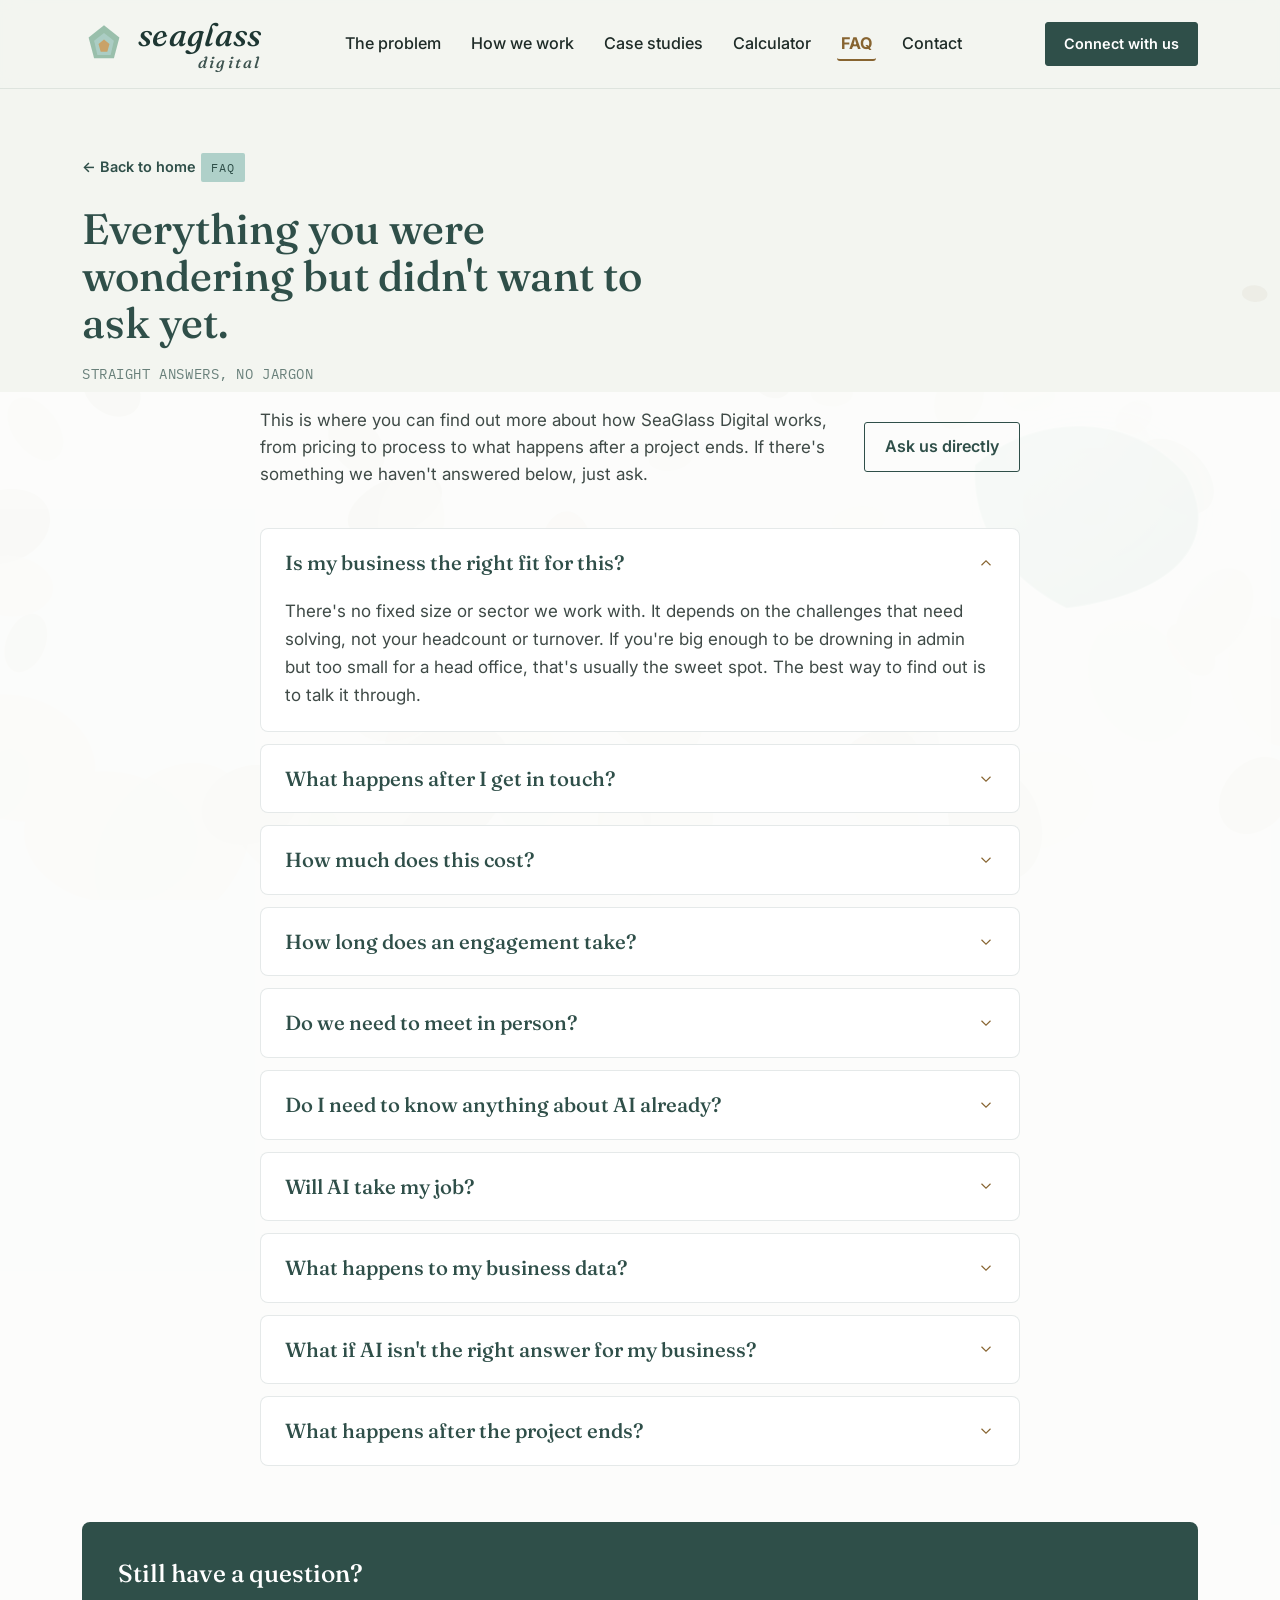
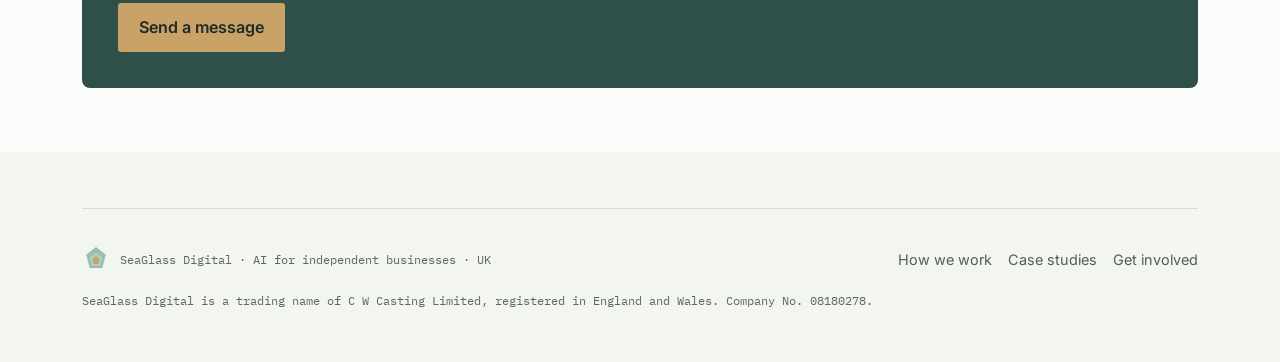
<file: faq.html>
<!DOCTYPE html>
<html lang="en-GB">
<head>
<!-- Google tag (gtag.js) -->
<script async src="https://www.googletagmanager.com/gtag/js?id=G-2JRQ0N7KGT"></script>
<script>
  window.dataLayer = window.dataLayer || [];
  function gtag(){dataLayer.push(arguments);}
  gtag('js', new Date());

  gtag('config', 'G-2JRQ0N7KGT');
</script>
<meta charset="UTF-8">
<meta name="viewport" content="width=device-width, initial-scale=1.0">
<title>FAQ - SeaGlass Digital</title>
<meta name="description" content="Answers to the most common questions about working with SeaGlass Digital: pricing, timelines, process, and how AI consultancy for independent businesses works.">
<meta name="keywords" content="AI consultancy FAQ, AI consultancy pricing, how AI consultancy works, AI for independent businesses FAQ">
<link rel="canonical" href="https://www.seaglassdigital.co.uk/faq.html">
<meta name="robots" content="index, follow">
<meta property="og:type" content="website">
<meta property="og:title" content="FAQ - SeaGlass Digital">
<meta property="og:description" content="Answers to the most common questions about working with SeaGlass Digital: pricing, timelines, process, and how AI consultancy for independent businesses works.">
<meta property="og:url" content="https://www.seaglassdigital.co.uk/faq.html">
<meta property="og:image" content="https://www.seaglassdigital.co.uk/assets/social-share.png">
<meta name="twitter:card" content="summary_large_image">

<script type="application/ld+json">
{
  "@context": "https://schema.org",
  "@type": "BreadcrumbList",
  "itemListElement": [
    { "@type": "ListItem", "position": 1, "name": "Home", "item": "https://www.seaglassdigital.co.uk/" },
    { "@type": "ListItem", "position": 2, "name": "FAQ" }
  ]
}
</script>
<script type="application/ld+json">
{
  "@context": "https://schema.org",
  "@type": "FAQPage",
  "mainEntity": [
    {
      "@type": "Question",
      "name": "Is my business the right fit for this?",
      "acceptedAnswer": {
        "@type": "Answer",
        "text": "There's no fixed size or sector we work with. It depends on the challenges that need solving, not your headcount or turnover. If you're big enough to be drowning in admin but too small for a head office, that's usually the sweet spot. The best way to find out is to talk it through."
      }
    },
    {
      "@type": "Question",
      "name": "What happens after I get in touch?",
      "acceptedAnswer": {
        "@type": "Answer",
        "text": "We start by gathering information and identifying where we believe AI can help the most. From there, we send a short recommendation proposal, then connect to review it together and agree the project before any work begins."
      }
    },
    {
      "@type": "Question",
      "name": "How much does this cost?",
      "acceptedAnswer": {
        "@type": "Answer",
        "text": "During the initial conversation we work out the scale and complexity of the job together, and agree the cost upfront, with no hidden surprises. We keep costs to a minimum by using proven steps and AI tooling wherever we can."
      }
    },
    {
      "@type": "Question",
      "name": "How long does an engagement take?",
      "acceptedAnswer": {
        "@type": "Answer",
        "text": "It varies hugely: some projects are a simple one or two day session, others run six to eight weeks depending on size and complexity. Whatever the scope, we minimise your time and are upfront about what's needed right from the start."
      }
    },
    {
      "@type": "Question",
      "name": "Do we need to meet in person?",
      "acceptedAnswer": {
        "@type": "Answer",
        "text": "We like to connect face to face wherever possible, but we know how busy small business owners are, so we're just as happy over Zoom or on the phone. Every customer is different, so we agree the format that works for you at the start."
      }
    },
    {
      "@type": "Question",
      "name": "Do I need to know anything about AI already?",
      "acceptedAnswer": {
        "@type": "Answer",
        "text": "No background required. There's a lot of noise about AI right now and you don't need to have followed any of it. We explain everything in plain English, and no question is too basic to ask."
      }
    },
    {
      "@type": "Question",
      "name": "Will AI take my job?",
      "acceptedAnswer": {
        "@type": "Answer",
        "text": "No. And if anyone's selling you \"AI that replaces your team,\" walk away. AI isn't new, and it's not something to be scared of. Strip away the hype and it's really just a very advanced search engine, one that can have a conversation with you instead of waiting for the right keywords. Used well, it connects the dots between the systems and admin you're already juggling, so you're not switching between five different tools to do one thing. It's not going to take your role away. It's going to make the everyday parts of it easier, so you've got the time and headspace back for the bigger picture: the actual client, the actual problem, the person in front of you."
      }
    },
    {
      "@type": "Question",
      "name": "What happens to my business data?",
      "acceptedAnswer": {
        "@type": "Answer",
        "text": "That gets agreed with you before any work starts, as part of settling how we'll work together. Every business is different. Some are comfortable with certain information going into a tool, others aren't, and some sectors have rules of their own to meet. So rather than assume, we go through what data is actually involved, where it would go, and what you're happy with. Nothing gets connected to an AI tool that hasn't been agreed with you first. We work within UK GDPR, and if you have your own policies or obligations, we work to those too."
      }
    },
    {
      "@type": "Question",
      "name": "What if AI isn't the right answer for my business?",
      "acceptedAnswer": {
        "@type": "Answer",
        "text": "Then we'll tell you plainly. Our job isn't to sell you AI for the sake of it. It's to find the two or three places it could genuinely help, and be honest if the answer is that it can't."
      }
    },
    {
      "@type": "Question",
      "name": "What happens after the project ends?",
      "acceptedAnswer": {
        "@type": "Answer",
        "text": "You own everything we build, and there's no annual lock-in or ongoing contract. After every engagement we check in to make sure everything's working well, and if you'd like ongoing support later, we agree that approach at the time."
      }
    }
  ]
}
</script>

<link rel="preconnect" href="https://fonts.googleapis.com">
<link rel="preconnect" href="https://fonts.gstatic.com" crossorigin>
<link href="https://fonts.googleapis.com/css2?family=Fraunces:ital,opsz,wght@0,9..144,400;0,9..144,500;1,9..144,500&family=Inter:wght@400;500;600&family=IBM+Plex+Mono:wght@400&display=swap" rel="stylesheet">
<link rel="icon" type="image/svg+xml" href="data:image/svg+xml,%3Csvg xmlns='http://www.w3.org/2000/svg' viewBox='0 0 40 40'%3E%3Cpolygon points='20,3 34,14 29,33 11,33 6,14' fill='%238FB8A4'/%3E%3Cpolygon points='20,10 29,17 26,30 14,30 11,17' fill='%23AFD0C9'/%3E%3Cpolygon points='20,16 25,20 23,27 17,27 15,20' fill='%23C9A268'/%3E%3C/svg%3E">
<link rel="icon" type="image/png" sizes="32x32" href="assets/favicon-32x32.png">
<link rel="icon" type="image/png" sizes="16x16" href="assets/favicon-16x16.png">
<link rel="apple-touch-icon" sizes="180x180" href="assets/apple-touch-icon.png">
<link rel="shortcut icon" href="favicon.ico">
<link rel="stylesheet" href="assets/style.css">
</head>
<body>
<div class="page-bg" aria-hidden="true"></div>

<a href="#top" class="skip-link">Skip to main content</a>

<header class="site">
  <nav>
    <a href="index.html" class="brand">
      <svg class="brand-mark" viewBox="0 0 40 40" fill="none" aria-hidden="true" focusable="false">
        <polygon points="20,3 34,14 29,33 11,33 6,14" fill="#8FB8A4" opacity="0.9"/>
        <polygon points="20,10 29,17 26,30 14,30 11,17" fill="#AFD0C9" opacity="0.85"/>
        <polygon points="20,16 25,20 23,27 17,27 15,20" fill="#C9A268"/>
      </svg>
      <span class="brand-word">seaglass<span class="brand-word-sub">digital</span></span>
    </a>
    <ul class="nav-links" id="nav-menu" role="list">
      <li><a href="index.html#pain">The problem</a></li>
      <li><a href="process.html">How we work</a></li>
      <li><a href="case-studies/index.html">Case studies</a></li>
      <li><a href="calculator.html">Calculator</a></li>
      <li><a href="faq.html" aria-current="page">FAQ</a></li>
      <li><a href="index.html#involve">Contact</a></li>
    </ul>
    <a class="nav-cta" href="mailto:richard@seaglassdigital.co.uk?subject=Let's connect">Connect with us</a>
    <button type="button" class="nav-toggle-btn" id="nav-toggle-btn" aria-expanded="false" aria-controls="nav-menu" aria-label="Toggle menu">
      <span class="bar"></span><span class="bar"></span><span class="bar"></span>
    </button>
  </nav>
</header>

<main id="top">
  <section class="hero cs-hero">
    <div class="wrap">
      <a class="cs-back" href="index.html">← Back to home</a>
      <span class="case-tag">FAQ</span>
      <h1>Everything you were wondering but didn't want to ask yet.</h1>
      <span class="client">Straight answers, no jargon</span>
    </div>
  </section>

  <!-- FAQ -->
  <section class="faq" id="faq">
    <div class="wrap">
      <h2 class="visually-hidden">Frequently asked questions</h2>
      <div class="faq-intro">
        <p>This is where you can find out more about how SeaGlass Digital works, from pricing to process to what happens after a project ends. If there's something we haven't answered below, just ask.</p>
        <a class="btn btn-ghost" href="mailto:richard@seaglassdigital.co.uk?subject=Quick question">Ask us directly</a>
      </div>
      <div class="faq-list">
        <details class="faq-item" open>
          <summary>
            <span>Is my business the right fit for this?</span>
            <svg class="faq-chevron" viewBox="0 0 24 24" fill="none" stroke="currentColor" stroke-width="1.5" aria-hidden="true" focusable="false"><path d="M6 9l6 6 6-6"/></svg>
          </summary>
          <div class="faq-answer">
            <p>There's no fixed size or sector we work with. It depends on the challenges that need solving, not your headcount or turnover. If you're big enough to be drowning in admin but too small for a head office, that's usually the sweet spot. The best way to find out is to talk it through.</p>
          </div>
        </details>
        <details class="faq-item">
          <summary>
            <span>What happens after I get in touch?</span>
            <svg class="faq-chevron" viewBox="0 0 24 24" fill="none" stroke="currentColor" stroke-width="1.5" aria-hidden="true" focusable="false"><path d="M6 9l6 6 6-6"/></svg>
          </summary>
          <div class="faq-answer">
            <p>We start by gathering information and identifying where we believe AI can help the most. From there, we send a short recommendation proposal, then connect to review it together and agree the project before any work begins.</p>
          </div>
        </details>
        <details class="faq-item">
          <summary>
            <span>How much does this cost?</span>
            <svg class="faq-chevron" viewBox="0 0 24 24" fill="none" stroke="currentColor" stroke-width="1.5" aria-hidden="true" focusable="false"><path d="M6 9l6 6 6-6"/></svg>
          </summary>
          <div class="faq-answer">
            <p>During the initial conversation we work out the scale and complexity of the job together, and agree the cost upfront, with no hidden surprises. We keep costs to a minimum by using proven steps and AI tooling wherever we can.</p>
          </div>
        </details>
        <details class="faq-item">
          <summary>
            <span>How long does an engagement take?</span>
            <svg class="faq-chevron" viewBox="0 0 24 24" fill="none" stroke="currentColor" stroke-width="1.5" aria-hidden="true" focusable="false"><path d="M6 9l6 6 6-6"/></svg>
          </summary>
          <div class="faq-answer">
            <p>It varies hugely: some projects are a simple one or two day session, others run six to eight weeks depending on size and complexity. Whatever the scope, we minimise your time and are upfront about what's needed right from the start.</p>
          </div>
        </details>
        <details class="faq-item">
          <summary>
            <span>Do we need to meet in person?</span>
            <svg class="faq-chevron" viewBox="0 0 24 24" fill="none" stroke="currentColor" stroke-width="1.5" aria-hidden="true" focusable="false"><path d="M6 9l6 6 6-6"/></svg>
          </summary>
          <div class="faq-answer">
            <p>We like to connect face to face wherever possible, but we know how busy small business owners are, so we're just as happy over Zoom or on the phone. Every customer is different, so we agree the format that works for you at the start.</p>
          </div>
        </details>
        <details class="faq-item">
          <summary>
            <span>Do I need to know anything about AI already?</span>
            <svg class="faq-chevron" viewBox="0 0 24 24" fill="none" stroke="currentColor" stroke-width="1.5" aria-hidden="true" focusable="false"><path d="M6 9l6 6 6-6"/></svg>
          </summary>
          <div class="faq-answer">
            <p>No background required. There's a lot of noise about AI right now and you don't need to have followed any of it. We explain everything in plain English, and no question is too basic to ask.</p>
          </div>
        </details>
        <details class="faq-item">
          <summary>
            <span>Will AI take my job?</span>
            <svg class="faq-chevron" viewBox="0 0 24 24" fill="none" stroke="currentColor" stroke-width="1.5" aria-hidden="true" focusable="false"><path d="M6 9l6 6 6-6"/></svg>
          </summary>
          <div class="faq-answer">
            <p>No. And if anyone's selling you "AI that replaces your team," walk away. AI isn't new, and it's not something to be scared of. Strip away the hype and it's really just a very advanced search engine, one that can have a conversation with you instead of waiting for the right keywords. Used well, it connects the dots between the systems and admin you're already juggling, so you're not switching between five different tools to do one thing. It's not going to take your role away. It's going to make the everyday parts of it easier, so you've got the time and headspace back for the bigger picture: the actual client, the actual problem, the person in front of you.</p>
          </div>
        </details>
        <details class="faq-item">
          <summary>
            <span>What happens to my business data?</span>
            <svg class="faq-chevron" viewBox="0 0 24 24" fill="none" stroke="currentColor" stroke-width="1.5" aria-hidden="true" focusable="false"><path d="M6 9l6 6 6-6"/></svg>
          </summary>
          <div class="faq-answer">
            <p>That gets agreed with you before any work starts, as part of settling how we'll work together. Every business is different. Some are comfortable with certain information going into a tool, others aren't, and some sectors have rules of their own to meet. So rather than assume, we go through what data is actually involved, where it would go, and what you're happy with. Nothing gets connected to an AI tool that hasn't been agreed with you first. We work within UK GDPR, and if you have your own policies or obligations, we work to those too.</p>
          </div>
        </details>
        <details class="faq-item">
          <summary>
            <span>What if AI isn't the right answer for my business?</span>
            <svg class="faq-chevron" viewBox="0 0 24 24" fill="none" stroke="currentColor" stroke-width="1.5" aria-hidden="true" focusable="false"><path d="M6 9l6 6 6-6"/></svg>
          </summary>
          <div class="faq-answer">
            <p>Then we'll tell you plainly. Our job isn't to sell you AI for the sake of it. It's to find the two or three places it could genuinely help, and be honest if the answer is that it can't.</p>
          </div>
        </details>
        <details class="faq-item">
          <summary>
            <span>What happens after the project ends?</span>
            <svg class="faq-chevron" viewBox="0 0 24 24" fill="none" stroke="currentColor" stroke-width="1.5" aria-hidden="true" focusable="false"><path d="M6 9l6 6 6-6"/></svg>
          </summary>
          <div class="faq-answer">
            <p>You own everything we build, and there's no annual lock-in or ongoing contract. After every engagement we check in to make sure everything's working well, and if you'd like ongoing support later, we agree that approach at the time.</p>
          </div>
        </details>
      </div>

      <div class="cs-cta">
        <h3>Still have a question?</h3>
        <a class="btn btn-primary" href="mailto:richard@seaglassdigital.co.uk?subject=Quick question">Send a message</a>
      </div>
    </div>
  </section>
</main>

<footer>
  <div class="wrap">
    <div class="foot-grid">
      <div class="foot-brand">
        <svg class="brand-mark" viewBox="0 0 40 40" fill="none" aria-hidden="true" focusable="false">
          <polygon points="20,3 34,14 29,33 11,33 6,14" fill="#8FB8A4" opacity="0.9"/>
          <polygon points="20,10 29,17 26,30 14,30 11,17" fill="#AFD0C9" opacity="0.85"/>
          <polygon points="20,16 25,20 23,27 17,27 15,20" fill="#C9A268"/>
        </svg>
        <span class="fine">SeaGlass Digital · AI for independent businesses · UK</span>
      </div>
      <ul class="foot-links" role="list">
        <li><a href="process.html">How we work</a></li>
        <li><a href="case-studies/index.html">Case studies</a></li>
        <li><a href="index.html#involve">Get involved</a></li>
      </ul>
    </div>
      <p class="foot-legal">SeaGlass Digital is a trading name of C W Casting Limited, registered in England and Wales. Company No. 08180278.</p>
  </div>
</footer>

<div class="mobile-cta-bar">
  <a class="btn btn-primary" href="mailto:richard@seaglassdigital.co.uk?subject=Let's connect">Connect with us</a>
</div>

<script src="assets/enquiry-modal.js" defer></script>
<script>
  var navToggleBtn = document.getElementById('nav-toggle-btn');
  var navMenu = document.getElementById('nav-menu');
  if (navToggleBtn && navMenu) {
    navToggleBtn.addEventListener('click', function(){
      var isOpen = navToggleBtn.getAttribute('aria-expanded') === 'true';
      navToggleBtn.setAttribute('aria-expanded', String(!isOpen));
      navMenu.classList.toggle('nav-open', !isOpen);
    });
    navMenu.querySelectorAll('a').forEach(function(link){
      link.addEventListener('click', function(){
        navToggleBtn.setAttribute('aria-expanded', 'false');
        navMenu.classList.remove('nav-open');
      });
    });
    document.addEventListener('keydown', function(e){
      if (e.key === 'Escape' && navToggleBtn.getAttribute('aria-expanded') === 'true') {
        navToggleBtn.setAttribute('aria-expanded', 'false');
        navMenu.classList.remove('nav-open');
        navToggleBtn.focus();
      }
    });
  }
</script>
</body>
</html>
</file>
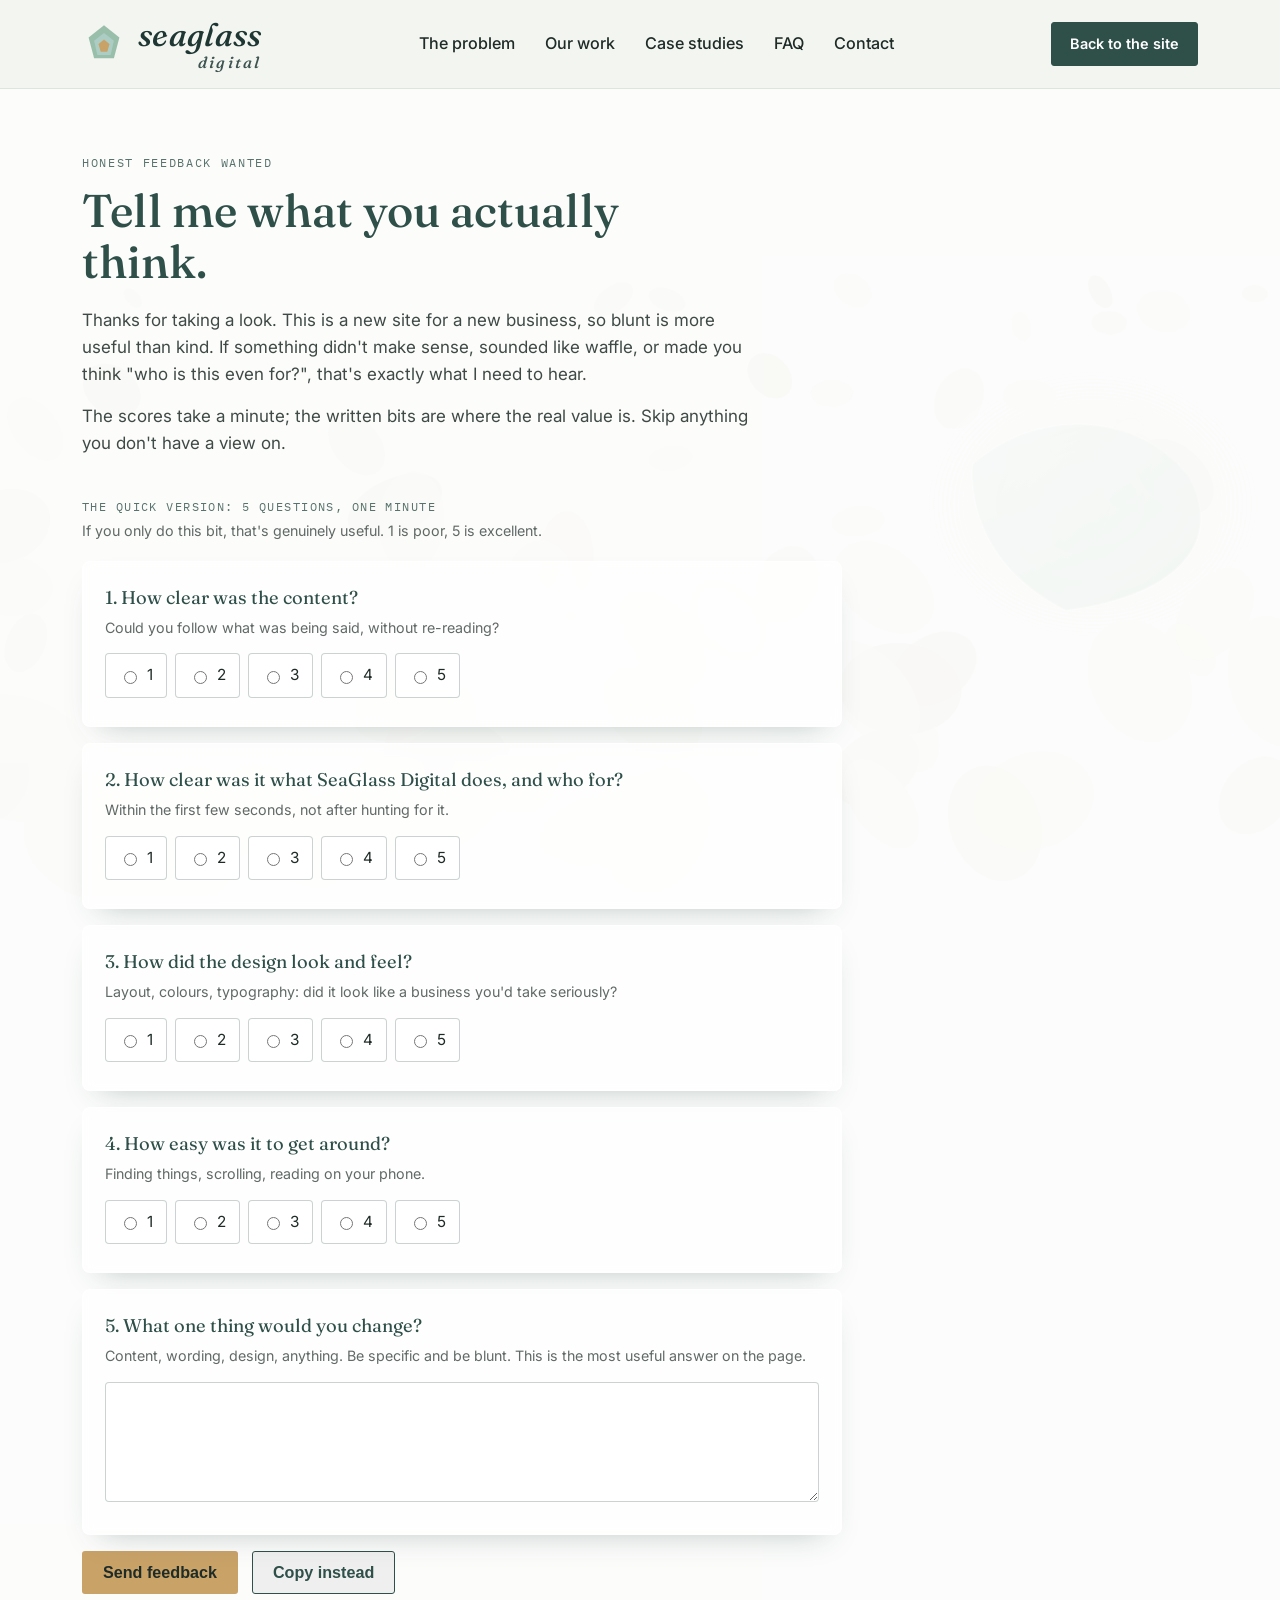
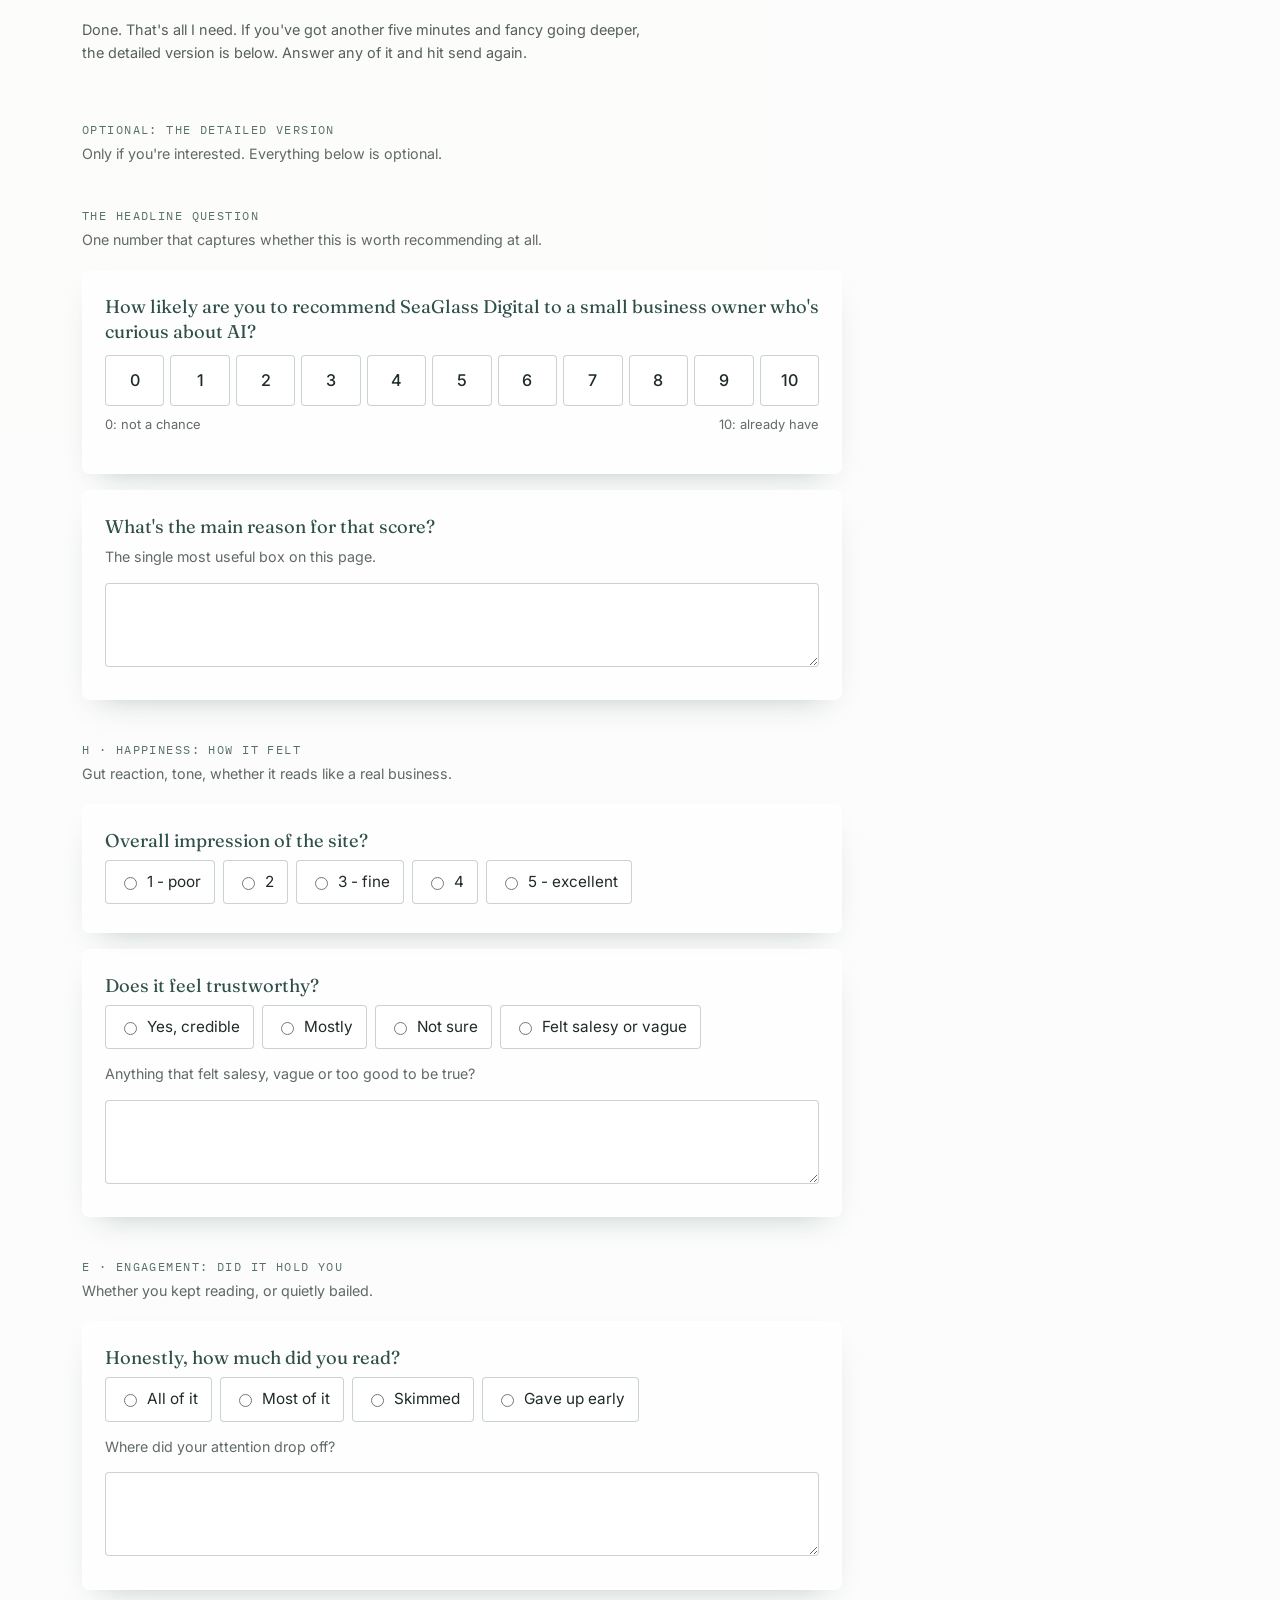
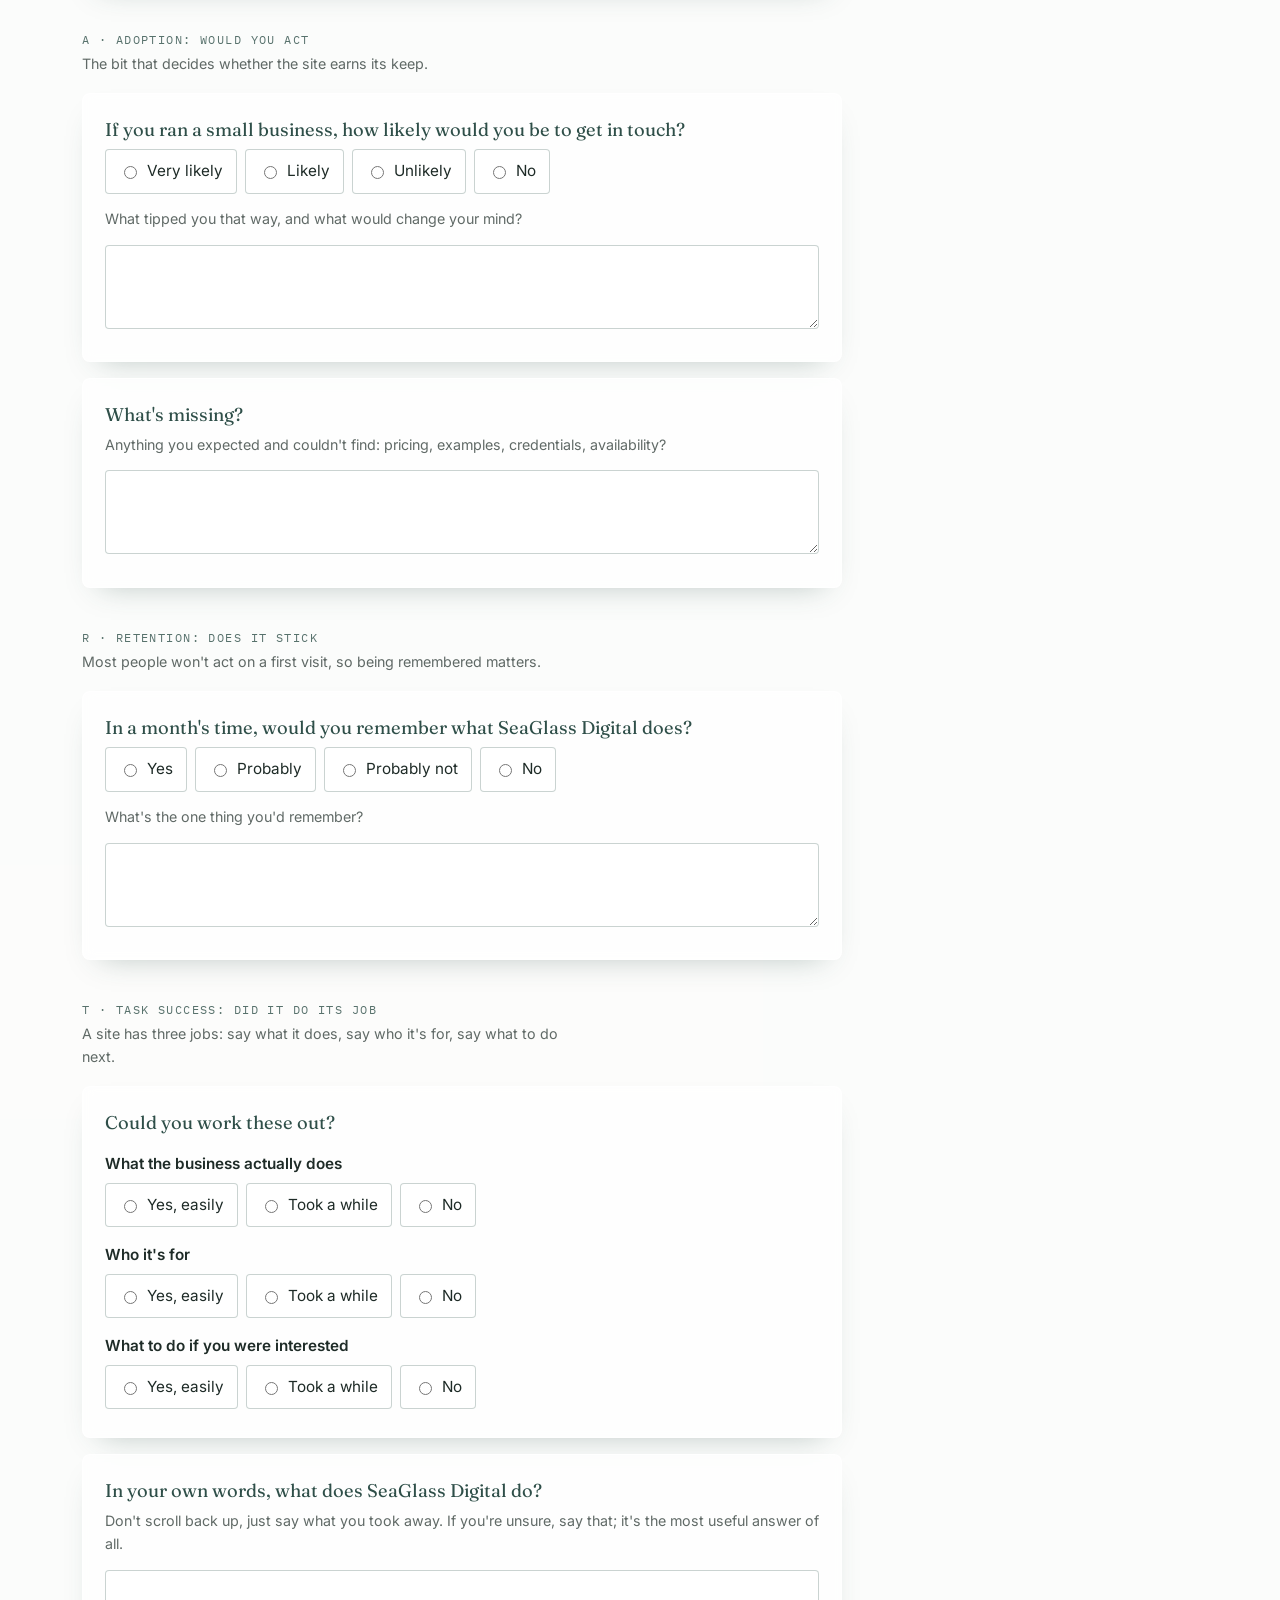
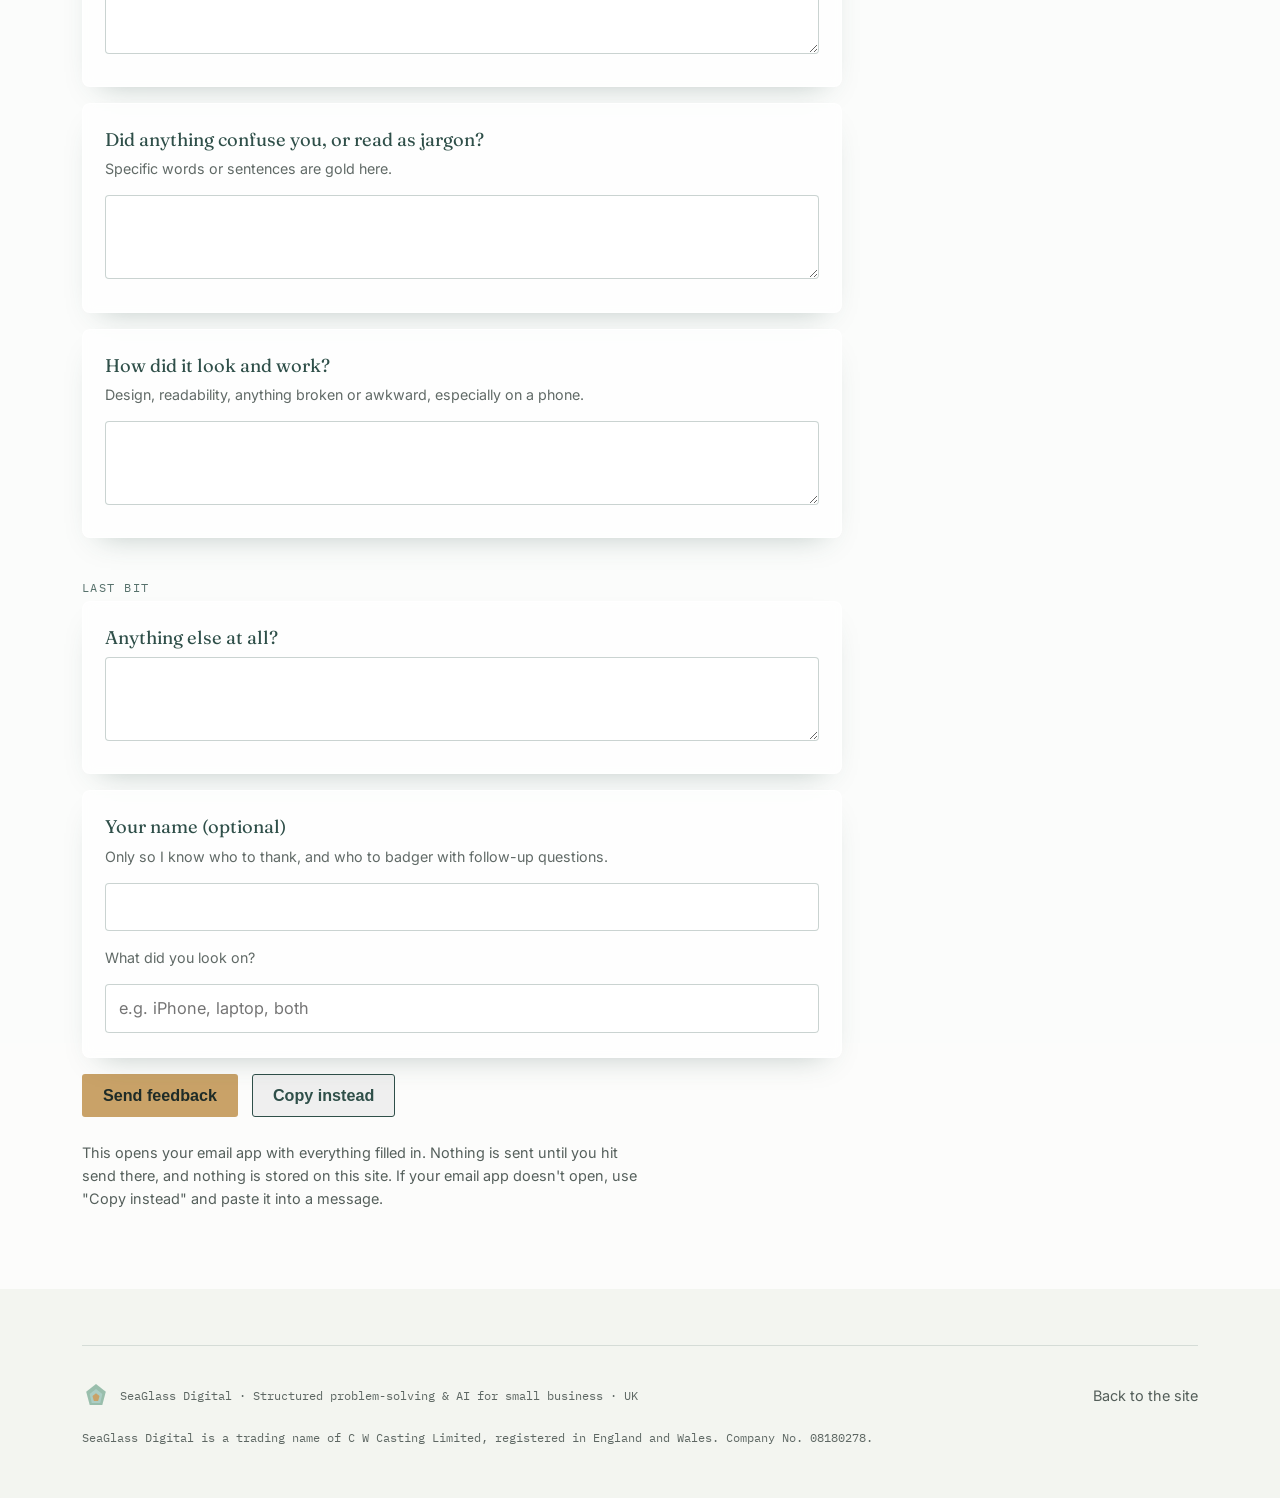
<file: feedback.html>
<!DOCTYPE html>
<html lang="en-GB">
<head>
<!-- Google tag (gtag.js) -->
<script async src="https://www.googletagmanager.com/gtag/js?id=G-2JRQ0N7KGT"></script>
<script>
  window.dataLayer = window.dataLayer || [];
  function gtag(){dataLayer.push(arguments);}
  gtag('js', new Date());

  gtag('config', 'G-2JRQ0N7KGT');
</script>
<meta charset="UTF-8">
<meta name="viewport" content="width=device-width, initial-scale=1.0">
<title>Tell me what you think - SeaGlass Digital</title>
<meta name="description" content="A short structured feedback form for friends and colleagues reviewing the SeaGlass Digital site.">
<meta name="robots" content="noindex, nofollow">
<link rel="icon" type="image/svg+xml" href="data:image/svg+xml,%3Csvg xmlns='http://www.w3.org/2000/svg' viewBox='0 0 40 40'%3E%3Cpolygon points='20,3 34,14 29,33 11,33 6,14' fill='%238FB8A4'/%3E%3Cpolygon points='20,10 29,17 26,30 14,30 11,17' fill='%23AFD0C9'/%3E%3Cpolygon points='20,16 25,20 23,27 17,27 15,20' fill='%23C9A268'/%3E%3C/svg%3E">
<link rel="preconnect" href="https://fonts.googleapis.com">
<link rel="preconnect" href="https://fonts.gstatic.com" crossorigin>
<link href="https://fonts.googleapis.com/css2?family=Fraunces:ital,opsz,wght@0,9..144,400;0,9..144,500;1,9..144,500&family=Inter:wght@400;500;600&family=IBM+Plex+Mono:wght@400&display=swap" rel="stylesheet">
<link rel="stylesheet" href="assets/style.css">
<style>
  .fb-intro{ max-width:62ch; }
  .fb-intro p{ opacity:0.85; margin:0 0 14px; }
  .fb-form{ max-width:760px; margin-top:36px; }

  .fb-band{
    font-family:'IBM Plex Mono',monospace; font-size:0.7rem; letter-spacing:0.12em;
    text-transform:uppercase; color:var(--sea-deep); opacity:0.8;
    margin:40px 0 4px; display:block;
  }
  .fb-band-note{ font-size:0.84rem; opacity:0.7; margin:0 0 18px; max-width:56ch; }

  .fb-q{
    background:rgba(255,255,255,0.7);
    backdrop-filter:blur(6px); -webkit-backdrop-filter:blur(6px);
    border:1px solid rgba(255,255,255,0.8);
    border-radius:var(--radius-soft);
    box-shadow:var(--shadow-soft);
    padding:24px 22px;
    margin-bottom:var(--gap);
  }
  .fb-q .q-label{
    display:block; font-family:'Fraunces',serif; font-size:1.08rem;
    color:var(--sea-deep); margin-bottom:6px; line-height:1.35; padding:0;
  }
  .fb-hint{ font-size:0.84rem; opacity:0.7; margin:0 0 14px; }

  .fb-q textarea, .fb-q input[type="text"]{
    width:100%; font-family:'Inter',sans-serif; font-size:0.96rem; color:var(--ink);
    background:var(--white); border:1px solid rgba(47,79,73,0.25);
    border-radius:4px; padding:11px 13px; line-height:1.5; resize:vertical;
  }
  .fb-q textarea{ min-height:84px; }
  .fb-q textarea:focus, .fb-q input:focus{
    outline:2px solid var(--sea-deep); outline-offset:1px; border-color:transparent;
  }

  /* 0-10 NPS scale */
  .nps-scale{ display:flex; flex-wrap:wrap; gap:6px; margin:10px 0 8px; }
  .nps-scale label{
    flex:1 1 52px; text-align:center; cursor:pointer;
    border:1px solid rgba(47,79,73,0.25); border-radius:4px;
    background:var(--white); padding:12px 4px; font-size:0.95rem; font-weight:500;
    transition:background 0.15s ease, border-color 0.15s ease;
  }
  .nps-scale input{ position:absolute; opacity:0; width:0; height:0; }
  .nps-scale label:hover{ border-color:var(--sea-deep); }
  .nps-scale label.is-picked{
    background:var(--sea-deep); color:var(--white); border-color:var(--sea-deep);
  }
  .nps-scale label:focus-within{ outline:2px solid var(--sea-deep); outline-offset:2px; }
  .nps-ends{
    display:flex; justify-content:space-between;
    font-size:0.76rem; opacity:0.7; margin-bottom:14px;
  }

  /* option rows */
  .opt-row{ display:flex; flex-wrap:wrap; gap:8px; margin:6px 0 4px; }
  .opt-row label{
    display:inline-flex; align-items:center; gap:7px; cursor:pointer;
    font-size:0.9rem; padding:9px 13px;
    border:1px solid rgba(47,79,73,0.25); border-radius:4px; background:var(--white);
  }
  .opt-row label.is-picked{ background:var(--glass-aqua); border-color:var(--sea-deep); }
  .opt-row input{ accent-color:var(--sea-deep); }
  .opt-row label:focus-within{ outline:2px solid var(--sea-deep); outline-offset:1px; }

  .sub-label{ display:block; font-size:0.9rem; font-weight:600; margin:16px 0 2px; }

  .fb-actions{ margin-top:10px; display:flex; flex-wrap:wrap; gap:14px; align-items:center; }
  .fb-note{ margin-top:24px; font-size:0.85rem; opacity:0.75; max-width:62ch; }
  .fb-fallback{
    margin-top:20px; padding:18px 20px; background:var(--sand-deep);
    border-left:3px solid var(--glass-amber-text); border-radius:3px;
    font-size:0.88rem; display:none;
  }
  .fb-fallback textarea{
    width:100%; min-height:220px; margin-top:12px;
    font-family:'IBM Plex Mono',monospace; font-size:0.78rem; padding:12px;
    border:1px solid rgba(47,79,73,0.25); border-radius:4px;
  }
  @media (max-width:520px){
    .nps-scale label{ flex:1 1 40px; padding:11px 2px; font-size:0.88rem; }
  }
</style>
</head>
<body>
<div class="page-bg" aria-hidden="true"></div>

<a href="#top" class="skip-link">Skip to main content</a>

<header class="site">
  <nav>
    <a href="index.html" class="brand">
      <svg class="brand-mark" viewBox="0 0 40 40" fill="none" aria-hidden="true" focusable="false">
        <polygon points="20,3 34,14 29,33 11,33 6,14" fill="#8FB8A4" opacity="0.9"/>
        <polygon points="20,10 29,17 26,30 14,30 11,17" fill="#AFD0C9" opacity="0.85"/>
        <polygon points="20,16 25,20 23,27 17,27 15,20" fill="#C9A268"/>
      </svg>
      <span class="brand-word">seaglass<span class="brand-word-sub">digital</span></span>
    </a>
    <ul class="nav-links" id="nav-menu" role="list">
      <li><a href="index.html#pain">The problem</a></li>
      <li><a href="index.html#case">Our work</a></li>
      <li><a href="index.html#case">Case studies</a></li>
      <li><a href="faq.html">FAQ</a></li>
      <li><a href="index.html#involve">Contact</a></li>
    </ul>
    <a class="nav-cta" href="index.html">Back to the site</a>
    <button type="button" class="nav-toggle-btn" id="nav-toggle-btn" aria-expanded="false" aria-controls="nav-menu" aria-label="Toggle menu">
      <span class="bar"></span><span class="bar"></span><span class="bar"></span>
    </button>
  </nav>
</header>

<main id="top">
  <section>
    <div class="wrap">
      <span class="eyebrow">Honest feedback wanted</span>
      <h1 style="font-size:clamp(2rem,4vw,2.7rem);max-width:20ch;margin-bottom:20px;">Tell me what you actually think.</h1>

      <div class="fb-intro">
        <p>Thanks for taking a look. This is a new site for a new business, so blunt is more useful than kind. If something didn't make sense, sounded like waffle, or made you think "who is this even for?", that's exactly what I need to hear.</p>
        <p>The scores take a minute; the written bits are where the real value is. Skip anything you don't have a view on.</p>
      </div>

      <div class="fb-form">

        <!-- QUICK 5 -->
        <span class="fb-band">The quick version: 5 questions, one minute</span>
        <p class="fb-band-note">If you only do this bit, that's genuinely useful. 1 is poor, 5 is excellent.</p>

        <div class="fb-q">
          <span class="q-label">1. How clear was the content?</span>
          <p class="fb-hint">Could you follow what was being said, without re-reading?</p>
          <div class="opt-row" role="radiogroup" aria-label="Clarity of content">
            <label><input type="radio" name="q_clarity" value="1">1</label>
            <label><input type="radio" name="q_clarity" value="2">2</label>
            <label><input type="radio" name="q_clarity" value="3">3</label>
            <label><input type="radio" name="q_clarity" value="4">4</label>
            <label><input type="radio" name="q_clarity" value="5">5</label>
          </div>
        </div>

        <div class="fb-q">
          <span class="q-label">2. How clear was it what SeaGlass Digital does, and who for?</span>
          <p class="fb-hint">Within the first few seconds, not after hunting for it.</p>
          <div class="opt-row" role="radiogroup" aria-label="Clarity of offer and audience">
            <label><input type="radio" name="q_offer" value="1">1</label>
            <label><input type="radio" name="q_offer" value="2">2</label>
            <label><input type="radio" name="q_offer" value="3">3</label>
            <label><input type="radio" name="q_offer" value="4">4</label>
            <label><input type="radio" name="q_offer" value="5">5</label>
          </div>
        </div>

        <div class="fb-q">
          <span class="q-label">3. How did the design look and feel?</span>
          <p class="fb-hint">Layout, colours, typography: did it look like a business you'd take seriously?</p>
          <div class="opt-row" role="radiogroup" aria-label="Design look and feel">
            <label><input type="radio" name="q_design" value="1">1</label>
            <label><input type="radio" name="q_design" value="2">2</label>
            <label><input type="radio" name="q_design" value="3">3</label>
            <label><input type="radio" name="q_design" value="4">4</label>
            <label><input type="radio" name="q_design" value="5">5</label>
          </div>
        </div>

        <div class="fb-q">
          <span class="q-label">4. How easy was it to get around?</span>
          <p class="fb-hint">Finding things, scrolling, reading on your phone.</p>
          <div class="opt-row" role="radiogroup" aria-label="Ease of navigation">
            <label><input type="radio" name="q_ease" value="1">1</label>
            <label><input type="radio" name="q_ease" value="2">2</label>
            <label><input type="radio" name="q_ease" value="3">3</label>
            <label><input type="radio" name="q_ease" value="4">4</label>
            <label><input type="radio" name="q_ease" value="5">5</label>
          </div>
        </div>

        <div class="fb-q">
          <label class="q-label" for="q_change">5. What one thing would you change?</label>
          <p class="fb-hint">Content, wording, design, anything. Be specific and be blunt. This is the most useful answer on the page.</p>
          <textarea id="q_change" style="min-height:120px;"></textarea>
        </div>

        <div class="fb-actions">
          <button type="button" class="btn btn-primary js-fb-send">Send feedback</button>
          <button type="button" class="btn btn-ghost js-fb-copy">Copy instead</button>
        </div>
        <p class="fb-note">Done. That's all I need. If you've got another five minutes and fancy going deeper, the detailed version is below. Answer any of it and hit send again.</p>

        <!-- DETAILED -->
        <span class="fb-band" style="margin-top:56px;">Optional: the detailed version</span>
        <p class="fb-band-note">Only if you're interested. Everything below is optional.</p>

        <span class="fb-band">The headline question</span>
        <p class="fb-band-note">One number that captures whether this is worth recommending at all.</p>

        <div class="fb-q">
          <span class="q-label">How likely are you to recommend SeaGlass Digital to a small business owner who's curious about AI?</span>
          <div class="nps-scale" role="radiogroup" aria-label="Likelihood to recommend, 0 to 10">
            <label><input type="radio" name="nps" value="0">0</label>
            <label><input type="radio" name="nps" value="1">1</label>
            <label><input type="radio" name="nps" value="2">2</label>
            <label><input type="radio" name="nps" value="3">3</label>
            <label><input type="radio" name="nps" value="4">4</label>
            <label><input type="radio" name="nps" value="5">5</label>
            <label><input type="radio" name="nps" value="6">6</label>
            <label><input type="radio" name="nps" value="7">7</label>
            <label><input type="radio" name="nps" value="8">8</label>
            <label><input type="radio" name="nps" value="9">9</label>
            <label><input type="radio" name="nps" value="10">10</label>
          </div>
          <div class="nps-ends"><span>0: not a chance</span><span>10: already have</span></div>
        </div>

        <div class="fb-q">
          <label class="q-label" for="npswhy">What's the main reason for that score?</label>
          <p class="fb-hint">The single most useful box on this page.</p>
          <textarea id="npswhy"></textarea>
        </div>

        <!-- HAPPINESS -->
        <span class="fb-band">H · Happiness: how it felt</span>
        <p class="fb-band-note">Gut reaction, tone, whether it reads like a real business.</p>

        <div class="fb-q">
          <span class="q-label">Overall impression of the site?</span>
          <div class="opt-row" role="radiogroup" aria-label="Overall impression">
            <label><input type="radio" name="happy" value="1 - poor">1 - poor</label>
            <label><input type="radio" name="happy" value="2">2</label>
            <label><input type="radio" name="happy" value="3 - fine">3 - fine</label>
            <label><input type="radio" name="happy" value="4">4</label>
            <label><input type="radio" name="happy" value="5 - excellent">5 - excellent</label>
          </div>
        </div>

        <div class="fb-q">
          <span class="q-label">Does it feel trustworthy?</span>
          <div class="opt-row" role="radiogroup" aria-label="Trust">
            <label><input type="radio" name="trust" value="Yes, credible">Yes, credible</label>
            <label><input type="radio" name="trust" value="Mostly">Mostly</label>
            <label><input type="radio" name="trust" value="Not sure">Not sure</label>
            <label><input type="radio" name="trust" value="Felt salesy or vague">Felt salesy or vague</label>
          </div>
          <label for="trustwhy" class="fb-hint" style="display:block;margin-top:14px;">Anything that felt salesy, vague or too good to be true?</label>
          <textarea id="trustwhy"></textarea>
        </div>

        <!-- ENGAGEMENT -->
        <span class="fb-band">E · Engagement: did it hold you</span>
        <p class="fb-band-note">Whether you kept reading, or quietly bailed.</p>

        <div class="fb-q">
          <span class="q-label">Honestly, how much did you read?</span>
          <div class="opt-row" role="radiogroup" aria-label="How much did you read">
            <label><input type="radio" name="engage" value="All of it">All of it</label>
            <label><input type="radio" name="engage" value="Most of it">Most of it</label>
            <label><input type="radio" name="engage" value="Skimmed">Skimmed</label>
            <label><input type="radio" name="engage" value="Gave up early">Gave up early</label>
          </div>
          <label for="engagewhere" class="fb-hint" style="display:block;margin-top:14px;">Where did your attention drop off?</label>
          <textarea id="engagewhere"></textarea>
        </div>

        <!-- ADOPTION -->
        <span class="fb-band">A · Adoption: would you act</span>
        <p class="fb-band-note">The bit that decides whether the site earns its keep.</p>

        <div class="fb-q">
          <span class="q-label">If you ran a small business, how likely would you be to get in touch?</span>
          <div class="opt-row" role="radiogroup" aria-label="Likelihood to get in touch">
            <label><input type="radio" name="adopt" value="Very likely">Very likely</label>
            <label><input type="radio" name="adopt" value="Likely">Likely</label>
            <label><input type="radio" name="adopt" value="Unlikely">Unlikely</label>
            <label><input type="radio" name="adopt" value="No">No</label>
          </div>
          <label for="adoptwhy" class="fb-hint" style="display:block;margin-top:14px;">What tipped you that way, and what would change your mind?</label>
          <textarea id="adoptwhy"></textarea>
        </div>

        <div class="fb-q">
          <label class="q-label" for="missing">What's missing?</label>
          <p class="fb-hint">Anything you expected and couldn't find: pricing, examples, credentials, availability?</p>
          <textarea id="missing"></textarea>
        </div>

        <!-- RETENTION -->
        <span class="fb-band">R · Retention: does it stick</span>
        <p class="fb-band-note">Most people won't act on a first visit, so being remembered matters.</p>

        <div class="fb-q">
          <span class="q-label">In a month's time, would you remember what SeaGlass Digital does?</span>
          <div class="opt-row" role="radiogroup" aria-label="Memorability">
            <label><input type="radio" name="retain" value="Yes">Yes</label>
            <label><input type="radio" name="retain" value="Probably">Probably</label>
            <label><input type="radio" name="retain" value="Probably not">Probably not</label>
            <label><input type="radio" name="retain" value="No">No</label>
          </div>
          <label for="retainrecall" class="fb-hint" style="display:block;margin-top:14px;">What's the one thing you'd remember?</label>
          <textarea id="retainrecall"></textarea>
        </div>

        <!-- TASK SUCCESS -->
        <span class="fb-band">T · Task success: did it do its job</span>
        <p class="fb-band-note">A site has three jobs: say what it does, say who it's for, say what to do next.</p>

        <div class="fb-q">
          <span class="q-label">Could you work these out?</span>

          <span class="sub-label">What the business actually does</span>
          <div class="opt-row" role="radiogroup" aria-label="Could you tell what the business does">
            <label><input type="radio" name="task1" value="Yes, easily">Yes, easily</label>
            <label><input type="radio" name="task1" value="Took a while">Took a while</label>
            <label><input type="radio" name="task1" value="No">No</label>
          </div>

          <span class="sub-label">Who it's for</span>
          <div class="opt-row" role="radiogroup" aria-label="Could you tell who it is for">
            <label><input type="radio" name="task2" value="Yes, easily">Yes, easily</label>
            <label><input type="radio" name="task2" value="Took a while">Took a while</label>
            <label><input type="radio" name="task2" value="No">No</label>
          </div>

          <span class="sub-label">What to do if you were interested</span>
          <div class="opt-row" role="radiogroup" aria-label="Could you tell what to do next">
            <label><input type="radio" name="task3" value="Yes, easily">Yes, easily</label>
            <label><input type="radio" name="task3" value="Took a while">Took a while</label>
            <label><input type="radio" name="task3" value="No">No</label>
          </div>
        </div>

        <div class="fb-q">
          <label class="q-label" for="inwords">In your own words, what does SeaGlass Digital do?</label>
          <p class="fb-hint">Don't scroll back up, just say what you took away. If you're unsure, say that; it's the most useful answer of all.</p>
          <textarea id="inwords"></textarea>
        </div>

        <div class="fb-q">
          <label class="q-label" for="jargon">Did anything confuse you, or read as jargon?</label>
          <p class="fb-hint">Specific words or sentences are gold here.</p>
          <textarea id="jargon"></textarea>
        </div>

        <div class="fb-q">
          <label class="q-label" for="lookfeel">How did it look and work?</label>
          <p class="fb-hint">Design, readability, anything broken or awkward, especially on a phone.</p>
          <textarea id="lookfeel"></textarea>
        </div>

        <!-- ABOUT YOU -->
        <span class="fb-band">Last bit</span>

        <div class="fb-q">
          <label class="q-label" for="anythingelse">Anything else at all?</label>
          <textarea id="anythingelse"></textarea>
        </div>

        <div class="fb-q">
          <label class="q-label" for="name">Your name (optional)</label>
          <p class="fb-hint">Only so I know who to thank, and who to badger with follow-up questions.</p>
          <input type="text" id="name">
          <label for="device" class="fb-hint" style="display:block;margin-top:16px;">What did you look on?</label>
          <input type="text" id="device" placeholder="e.g. iPhone, laptop, both">
        </div>

        <div class="fb-actions">
          <button type="button" class="btn btn-primary js-fb-send">Send feedback</button>
          <button type="button" class="btn btn-ghost js-fb-copy">Copy instead</button>
        </div>

        <p class="fb-note">This opens your email app with everything filled in. Nothing is sent until you hit send there, and nothing is stored on this site. If your email app doesn't open, use "Copy instead" and paste it into a message.</p>

        <div class="fb-fallback" id="fb-fallback">
          <strong>Here's your feedback: copy this and send it however's easiest.</strong>
          <textarea id="fb-fallback-text" readonly></textarea>
        </div>

      </div>
    </div>
  </section>
</main>

<footer>
  <div class="wrap">
    <div class="foot-grid">
      <div class="foot-brand">
        <svg class="brand-mark" viewBox="0 0 40 40" fill="none" aria-hidden="true" focusable="false">
          <polygon points="20,3 34,14 29,33 11,33 6,14" fill="#8FB8A4" opacity="0.9"/>
          <polygon points="20,10 29,17 26,30 14,30 11,17" fill="#AFD0C9" opacity="0.85"/>
          <polygon points="20,16 25,20 23,27 17,27 15,20" fill="#C9A268"/>
        </svg>
        <span class="fine">SeaGlass Digital · Structured problem-solving &amp; AI for small business · UK</span>
      </div>
      <ul class="foot-links" role="list">
        <li><a href="index.html">Back to the site</a></li>
      </ul>
    </div>
    <p class="foot-legal">SeaGlass Digital is a trading name of C W Casting Limited, registered in England and Wales. Company No. 08180278.</p>
  </div>
</footer>

<script>
(function(){
  var EMAIL = 'richard@seaglassdigital.co.uk';

  var fields = [
    ['radio','q_clarity',  'QUICK 1 - clarity of content (1-5)'],
    ['radio','q_offer',    'QUICK 2 - clear what it does and who for (1-5)'],
    ['radio','q_design',   'QUICK 3 - design look and feel (1-5)'],
    ['radio','q_ease',     'QUICK 4 - ease of getting around (1-5)'],
    ['text', 'q_change',   'QUICK 5 - the one thing to change'],
    ['radio','nps',        'NPS score (0-10)'],
    ['text', 'npswhy',     'Reason for that score'],
    ['radio','happy',      'HAPPINESS - overall impression'],
    ['radio','trust',      'HAPPINESS - trustworthy?'],
    ['text', 'trustwhy',   'HAPPINESS - anything salesy or vague'],
    ['radio','engage',     'ENGAGEMENT - how much was read'],
    ['text', 'engagewhere','ENGAGEMENT - where attention dropped'],
    ['radio','adopt',      'ADOPTION - likelihood to get in touch'],
    ['text', 'adoptwhy',   'ADOPTION - why, and what would change it'],
    ['text', 'missing',    'ADOPTION - what is missing'],
    ['radio','retain',     'RETENTION - would remember in a month'],
    ['text', 'retainrecall','RETENTION - the one thing remembered'],
    ['radio','task1',      'TASK - could tell what the business does'],
    ['radio','task2',      'TASK - could tell who it is for'],
    ['radio','task3',      'TASK - could tell what to do next'],
    ['text', 'inwords',    'TASK - what it does, in their words'],
    ['text', 'jargon',     'TASK - confusing or jargon'],
    ['text', 'lookfeel',   'TASK - look and feel'],
    ['text', 'anythingelse','Anything else'],
    ['text', 'name',       'Name'],
    ['text', 'device',     'Device']
  ];

  // Highlight the chosen option (avoids relying on :has() support)
  document.querySelectorAll('.nps-scale, .opt-row').forEach(function(group){
    group.addEventListener('change', function(){
      var name = group.querySelector('input') && group.querySelector('input').name;
      if (!name) return;
      document.querySelectorAll('input[name="' + name + '"]').forEach(function(inp){
        inp.closest('label').classList.toggle('is-picked', inp.checked);
      });
    });
  });

  function build(){
    var lines = ['Feedback on seaglassdigital.co.uk', ''];
    var answered = 0;
    fields.forEach(function(f){
      var type = f[0], key = f[1], label = f[2], val = '';
      if (type === 'radio') {
        var picked = document.querySelector('input[name="' + key + '"]:checked');
        val = picked ? picked.value : '';
      } else {
        var el = document.getElementById(key);
        val = el ? el.value.trim() : '';
      }
      if (val) {
        answered++;
        lines.push(label + ': ' + val);
        if (type === 'text' && val.length > 60) { lines.push(''); }
      }
    });
    return answered ? lines.join('\n') : null;
  }

  document.querySelectorAll('.js-fb-send').forEach(function(btn){
    btn.addEventListener('click', function(){
      var body = build();
      if (!body) { alert('Add at least one answer first.'); return; }
      window.location.href = 'mailto:' + EMAIL +
        '?subject=' + encodeURIComponent('Site feedback') +
        '&body=' + encodeURIComponent(body);
    });
  });

  document.querySelectorAll('.js-fb-copy').forEach(function(btn){
    btn.addEventListener('click', function(){
    var body = build();
    if (!body) { alert('Add at least one answer first.'); return; }
    var box = document.getElementById('fb-fallback');
    var ta  = document.getElementById('fb-fallback-text');
    ta.value = body;
    box.style.display = 'block';
    ta.select();
    try { document.execCommand('copy'); } catch(e){}
    if (navigator.clipboard) { navigator.clipboard.writeText(body).catch(function(){}); }
      box.scrollIntoView({behavior:'smooth', block:'nearest'});
    });
  });
})();
</script>

<script>
  var navToggleBtn = document.getElementById('nav-toggle-btn');
  var navMenu = document.getElementById('nav-menu');
  if (navToggleBtn && navMenu) {
    navToggleBtn.addEventListener('click', function(){
      var isOpen = navToggleBtn.getAttribute('aria-expanded') === 'true';
      navToggleBtn.setAttribute('aria-expanded', String(!isOpen));
      navMenu.classList.toggle('nav-open', !isOpen);
    });
    navMenu.querySelectorAll('a').forEach(function(link){
      link.addEventListener('click', function(){
        navToggleBtn.setAttribute('aria-expanded', 'false');
        navMenu.classList.remove('nav-open');
      });
    });
    document.addEventListener('keydown', function(e){
      if (e.key === 'Escape' && navToggleBtn.getAttribute('aria-expanded') === 'true') {
        navToggleBtn.setAttribute('aria-expanded', 'false');
        navMenu.classList.remove('nav-open');
        navToggleBtn.focus();
      }
    });
  }
</script>

</body>
</html>
</file>
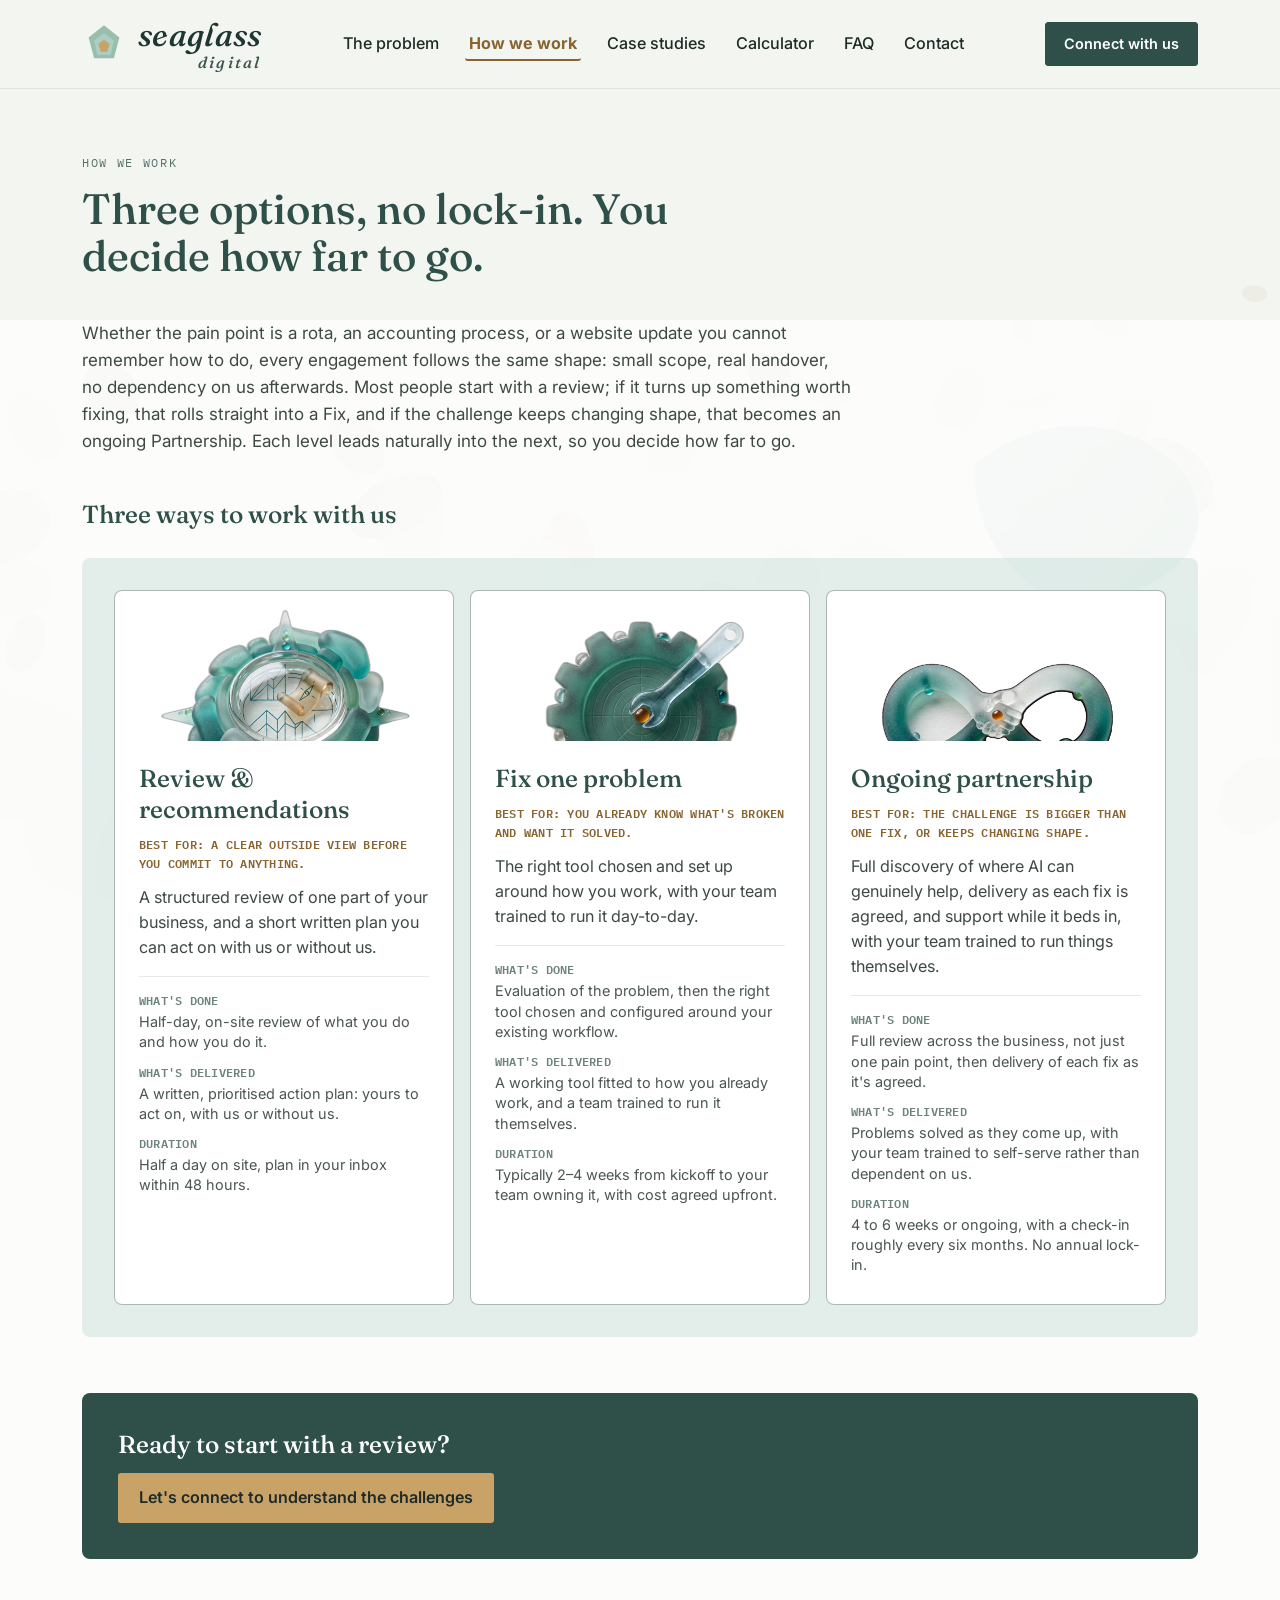
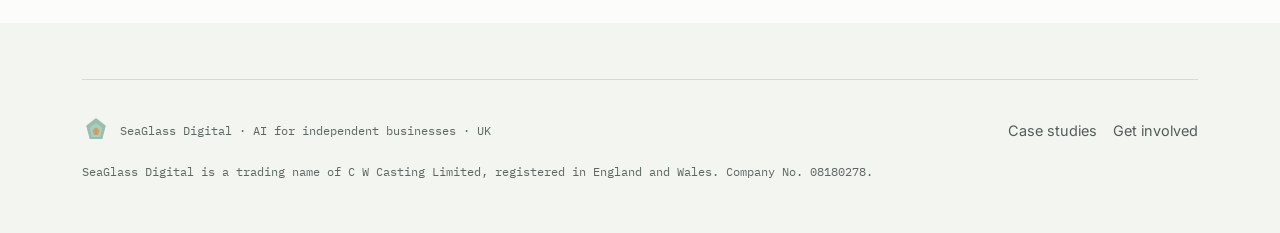
<file: process.html>
<!DOCTYPE html>
<html lang="en-GB">
<head>
<!-- Google tag (gtag.js) -->
<script async src="https://www.googletagmanager.com/gtag/js?id=G-2JRQ0N7KGT"></script>
<script>
  window.dataLayer = window.dataLayer || [];
  function gtag(){dataLayer.push(arguments);}
  gtag('js', new Date());

  gtag('config', 'G-2JRQ0N7KGT');
</script>
<meta charset="UTF-8">
<meta name="viewport" content="width=device-width, initial-scale=1.0">
<title>How we work - SeaGlass Digital</title>
<meta name="description" content="Three ways to work with SeaGlass Digital: a short review, a single problem fixed and handed over, or an ongoing partnership. Start small, no lock-in.">
<link rel="canonical" href="https://www.seaglassdigital.co.uk/process.html">
<meta name="robots" content="index, follow">
<meta property="og:type" content="website">
<meta property="og:title" content="How we work - SeaGlass Digital">
<meta property="og:description" content="Three ways to work with SeaGlass Digital: review, fix, or ongoing partnership. Start small, no lock-in.">
<meta property="og:url" content="https://www.seaglassdigital.co.uk/process.html">
<meta property="og:image" content="https://www.seaglassdigital.co.uk/assets/social-share.png">
<meta name="twitter:card" content="summary_large_image">

<script type="application/ld+json">
{
  "@context": "https://schema.org",
  "@type": "BreadcrumbList",
  "itemListElement": [
    { "@type": "ListItem", "position": 1, "name": "Home", "item": "https://www.seaglassdigital.co.uk/" },
    { "@type": "ListItem", "position": 2, "name": "How we work" }
  ]
}
</script>
<script type="application/ld+json">
{
  "@context": "https://schema.org",
  "@type": "Service",
  "serviceType": "AI and digital consultancy",
  "provider": { "@type": "ProfessionalService", "name": "SeaGlass Digital", "url": "https://www.seaglassdigital.co.uk/" },
  "areaServed": { "@type": "Country", "name": "United Kingdom" },
  "hasOfferCatalog": {
    "@type": "OfferCatalog",
    "name": "Ways to work with SeaGlass Digital",
    "itemListElement": [
      {
        "@type": "Offer",
        "itemOffered": {
          "@type": "Service",
          "name": "Review & recommendations",
          "description": "A half-day, on-site review of one specific pain point, with a written, prioritised action plan delivered within 48 hours."
        }
      },
      {
        "@type": "Offer",
        "itemOffered": {
          "@type": "Service",
          "name": "Fix one problem",
          "description": "Evaluation of a specific challenge, the right tool chosen and configured around existing workflow, and the client's team trained to run it themselves. Typically 2-4 weeks, with cost agreed upfront."
        }
      },
      {
        "@type": "Offer",
        "itemOffered": {
          "@type": "Service",
          "name": "Ongoing partnership",
          "description": "Full discovery across the business, delivery of fixes as they're agreed, and continuous support while they bed in, with a check-in roughly every six months and no annual lock-in."
        }
      }
    ]
  }
}
</script>
<link rel="preconnect" href="https://fonts.googleapis.com">
<link rel="preconnect" href="https://fonts.gstatic.com" crossorigin>
<link href="https://fonts.googleapis.com/css2?family=Fraunces:ital,opsz,wght@0,9..144,400;0,9..144,500;1,9..144,500&family=Inter:wght@400;500;600&family=IBM+Plex+Mono:wght@400;600&display=swap" rel="stylesheet">
<link rel="icon" type="image/svg+xml" href="data:image/svg+xml,%3Csvg xmlns='http://www.w3.org/2000/svg' viewBox='0 0 40 40'%3E%3Cpolygon points='20,3 34,14 29,33 11,33 6,14' fill='%238FB8A4'/%3E%3Cpolygon points='20,10 29,17 26,30 14,30 11,17' fill='%23AFD0C9'/%3E%3Cpolygon points='20,16 25,20 23,27 17,27 15,20' fill='%23C9A268'/%3E%3C/svg%3E">
<link rel="icon" type="image/png" sizes="32x32" href="assets/favicon-32x32.png">
<link rel="icon" type="image/png" sizes="16x16" href="assets/favicon-16x16.png">
<link rel="apple-touch-icon" sizes="180x180" href="assets/apple-touch-icon.png">
<link rel="shortcut icon" href="favicon.ico">
<link rel="stylesheet" href="assets/style.css">
</head>
<body>
<div class="page-bg" aria-hidden="true"></div>
<a href="#top" class="skip-link">Skip to main content</a>

<header class="site">
  <nav>
    <a href="index.html" class="brand">
      <svg class="brand-mark" viewBox="0 0 40 40" fill="none" aria-hidden="true" focusable="false">
        <polygon points="20,3 34,14 29,33 11,33 6,14" fill="#8FB8A4" opacity="0.9"/>
        <polygon points="20,10 29,17 26,30 14,30 11,17" fill="#AFD0C9" opacity="0.85"/>
        <polygon points="20,16 25,20 23,27 17,27 15,20" fill="#C9A268"/>
      </svg>
      <span class="brand-word">seaglass<span class="brand-word-sub">digital</span></span>
    </a>
    <ul class="nav-links" id="nav-menu" role="list">
      <li><a href="index.html#pain">The problem</a></li>
      <li><a href="process.html" aria-current="page">How we work</a></li>
      <li><a href="case-studies/index.html">Case studies</a></li>
      <li><a href="calculator.html">Calculator</a></li>
      <li><a href="faq.html">FAQ</a></li>
      <li><a href="index.html#involve">Contact</a></li>
    </ul>
    <a class="nav-cta" href="index.html#involve">Connect with us</a>
    <button type="button" class="nav-toggle-btn" id="nav-toggle-btn" aria-expanded="false" aria-controls="nav-menu" aria-label="Toggle menu">
      <span class="bar"></span><span class="bar"></span><span class="bar"></span>
    </button>
  </nav>
</header>

<main id="top">
  <section class="hero cs-hero">
    <div class="wrap">
      <span class="eyebrow">How we work</span>
      <h1>Three options, no lock-in. You decide how far to go.</h1>
    </div>
  </section>

  <section class="cs-body">
    <div class="wrap">
      <p>Whether the pain point is a rota, an accounting process, or a website update you cannot remember how to do, every engagement follows the same shape: small scope, real handover, no dependency on us afterwards. Most people start with a review; if it turns up something worth fixing, that rolls straight into a Fix, and if the challenge keeps changing shape, that becomes an ongoing Partnership. Each level leads naturally into the next, so you decide how far to go.</p>

      <h2>Three ways to work with us</h2>

      <div class="tier-section">
        <div class="tier-grid">
          <div class="tier-card" id="tier-review">
            <img class="tier-image" src="assets/images/tier-review.png" alt="" width="640" height="472" loading="lazy">
            <div class="tier-card-body">
              <h3>Review &amp; recommendations</h3>
              <p class="tier-fit">Best for: a clear outside view before you commit to anything.</p>
              <p>A structured review of one part of your business, and a short written plan you can act on with us or without us.</p>
              <dl class="tier-facts">
                <div><dt>What's done</dt><dd>Half-day, on-site review of what you do and how you do it.</dd></div>
                <div><dt>What's delivered</dt><dd>A written, prioritised action plan: yours to act on, with us or without us.</dd></div>
                <div><dt>Duration</dt><dd>Half a day on site, plan in your inbox within 48 hours.</dd></div>
              </dl>
            </div>
          </div>
          <div class="tier-card" id="tier-fix">
            <img class="tier-image" src="assets/images/tier-fix.png" alt="" width="640" height="472" loading="lazy">
            <div class="tier-card-body">
              <h3>Fix one problem</h3>
              <p class="tier-fit">Best for: you already know what's broken and want it solved.</p>
              <p>The right tool chosen and set up around how you work, with your team trained to run it day-to-day.</p>
              <dl class="tier-facts">
                <div><dt>What's done</dt><dd>Evaluation of the problem, then the right tool chosen and configured around your existing workflow.</dd></div>
                <div><dt>What's delivered</dt><dd>A working tool fitted to how you already work, and a team trained to run it themselves.</dd></div>
                <div><dt>Duration</dt><dd>Typically 2–4 weeks from kickoff to your team owning it, with cost agreed upfront.</dd></div>
              </dl>
            </div>
          </div>
          <div class="tier-card" id="tier-partnership">
            <img class="tier-image" src="assets/images/tier-partnership.png" alt="" width="640" height="472" loading="lazy">
            <div class="tier-card-body">
              <h3>Ongoing partnership</h3>
              <p class="tier-fit">Best for: the challenge is bigger than one fix, or keeps changing shape.</p>
              <p>Full discovery of where AI can genuinely help, delivery as each fix is agreed, and support while it beds in, with your team trained to run things themselves.</p>
              <dl class="tier-facts">
                <div><dt>What's done</dt><dd>Full review across the business, not just one pain point, then delivery of each fix as it's agreed.</dd></div>
                <div><dt>What's delivered</dt><dd>Problems solved as they come up, with your team trained to self-serve rather than dependent on us.</dd></div>
                <div><dt>Duration</dt><dd>4 to 6 weeks or ongoing, with a check-in roughly every six months. No annual lock-in.</dd></div>
              </dl>
            </div>
          </div>
        </div>
      </div>

      <div class="cs-cta">
        <h3>Ready to start with a review?</h3>
        <a class="btn btn-primary" href="mailto:richard@seaglassdigital.co.uk?subject=Book an operations review">Let's connect to understand the challenges</a>
      </div>
    </div>
  </section>
</main>

<footer>
  <div class="wrap">
    <div class="foot-grid">
      <div class="foot-brand">
        <svg class="brand-mark" viewBox="0 0 40 40" fill="none" aria-hidden="true" focusable="false">
          <polygon points="20,3 34,14 29,33 11,33 6,14" fill="#8FB8A4" opacity="0.9"/>
          <polygon points="20,10 29,17 26,30 14,30 11,17" fill="#AFD0C9" opacity="0.85"/>
          <polygon points="20,16 25,20 23,27 17,27 15,20" fill="#C9A268"/>
        </svg>
        <span class="fine">SeaGlass Digital · AI for independent businesses · UK</span>
      </div>
      <ul class="foot-links" role="list">
        <li><a href="case-studies/index.html">Case studies</a></li>
        <li><a href="index.html#involve">Get involved</a></li>
      </ul>
    </div>
      <p class="foot-legal">SeaGlass Digital is a trading name of C W Casting Limited, registered in England and Wales. Company No. 08180278.</p>
  </div>
</footer>

<div class="mobile-cta-bar">
  <a class="btn btn-primary" href="mailto:richard@seaglassdigital.co.uk?subject=Book an operations review">Book a review</a>
</div>

<script src="assets/enquiry-modal.js" defer></script>
<script>
  var navToggleBtn = document.getElementById('nav-toggle-btn');
  var navMenu = document.getElementById('nav-menu');
  if (navToggleBtn && navMenu) {
    navToggleBtn.addEventListener('click', function(){
      var isOpen = navToggleBtn.getAttribute('aria-expanded') === 'true';
      navToggleBtn.setAttribute('aria-expanded', String(!isOpen));
      navMenu.classList.toggle('nav-open', !isOpen);
    });
    navMenu.querySelectorAll('a').forEach(function(link){
      link.addEventListener('click', function(){
        navToggleBtn.setAttribute('aria-expanded', 'false');
        navMenu.classList.remove('nav-open');
      });
    });
    document.addEventListener('keydown', function(e){
      if (e.key === 'Escape' && navToggleBtn.getAttribute('aria-expanded') === 'true') {
        navToggleBtn.setAttribute('aria-expanded', 'false');
        navMenu.classList.remove('nav-open');
        navToggleBtn.focus();
      }
    });
  }
</script>

</body>
</html>
</file>
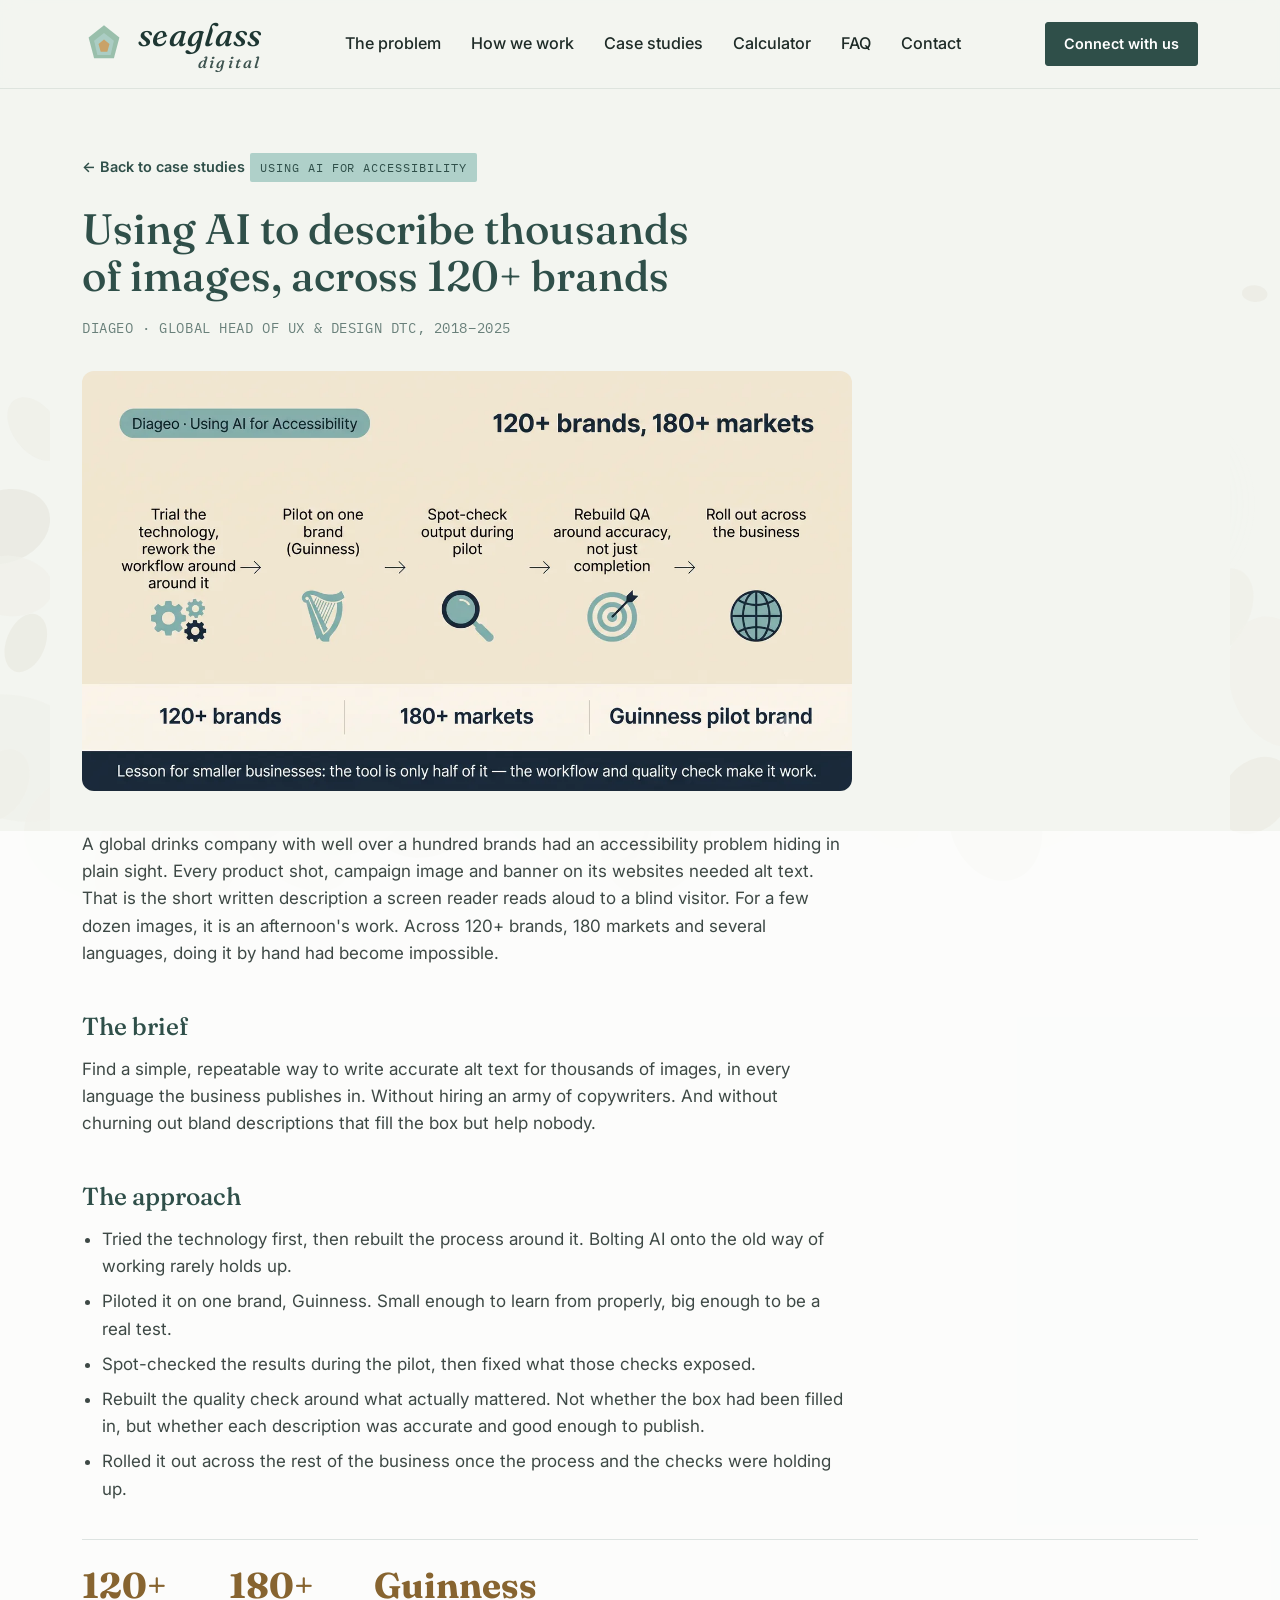
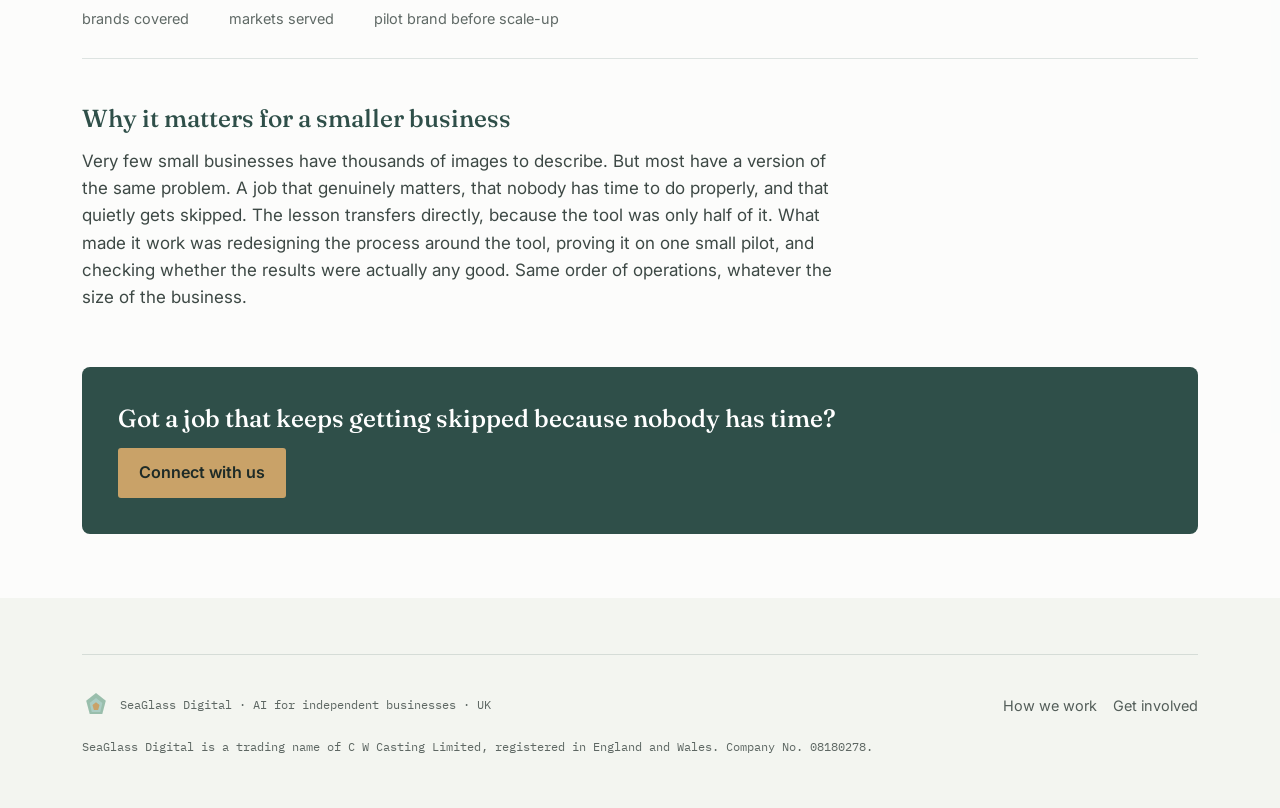
<file: case-studies/diageo-bedrock.html>
<!DOCTYPE html>
<html lang="en-GB">
<head>
<!-- Google tag (gtag.js) -->
<script async src="https://www.googletagmanager.com/gtag/js?id=G-2JRQ0N7KGT"></script>
<script>
  window.dataLayer = window.dataLayer || [];
  function gtag(){dataLayer.push(arguments);}
  gtag('js', new Date());

  gtag('config', 'G-2JRQ0N7KGT');
</script>
<meta charset="UTF-8">
<meta name="viewport" content="width=device-width, initial-scale=1.0">
<title>Case study: AI Alt Text at scale - SeaGlass Digital</title>
<meta name="description" content="How thousands of image Alt Text descriptions were generated across 120+ brands and 180 markets, and what small businesses can learn from it.">
<meta name="keywords" content="AI alt text generation, digital accessibility case study, WCAG alt text at scale, AI for accessibility, multilingual alt text, inclusive design case study">
<link rel="canonical" href="https://www.seaglassdigital.co.uk/case-studies/diageo-bedrock.html">
<meta name="robots" content="index, follow">
<meta property="og:type" content="article">
<meta property="og:title" content="Case study: AI-generated Alt Text at scale - SeaGlass Digital">
<meta property="og:description" content="Using AI to generate thousands of image Alt Text descriptions across 120+ brands and 180 markets.">
<meta property="og:url" content="https://www.seaglassdigital.co.uk/case-studies/diageo-bedrock.html">
<meta property="og:image" content="https://www.seaglassdigital.co.uk/assets/social-share.png">
<meta name="twitter:card" content="summary_large_image">
<script type="application/ld+json">
{
  "@context": "https://schema.org",
  "@type": "BreadcrumbList",
  "itemListElement": [
    { "@type": "ListItem", "position": 1, "name": "Home", "item": "https://www.seaglassdigital.co.uk/" },
    { "@type": "ListItem", "position": 2, "name": "Case studies", "item": "https://www.seaglassdigital.co.uk/case-studies/index.html" },
    { "@type": "ListItem", "position": 3, "name": "AI-generated Alt Text at scale" }
  ]
}
</script>
<script type="application/ld+json">
{
  "@context": "https://schema.org",
  "@type": "Article",
  "headline": "Using AI to write Alt Text for thousands of images, across 120+ brands",
  "description": "How AI was used to generate thousands of accessible image Alt Text descriptions across 120+ brands, 180 markets and multiple languages.",
  "author": { "@type": "Person", "name": "Richard Morland" },
  "publisher": { "@type": "Organization", "name": "SeaGlass Digital" },
  "about": ["Digital accessibility", "Alt text", "Artificial intelligence"],
  "mainEntityOfPage": "https://www.seaglassdigital.co.uk/case-studies/diageo-bedrock.html"
}
</script>
<link rel="preconnect" href="https://fonts.googleapis.com">
<link rel="preconnect" href="https://fonts.gstatic.com" crossorigin>
<link href="https://fonts.googleapis.com/css2?family=Fraunces:ital,opsz,wght@0,9..144,400;0,9..144,500;1,9..144,500&family=Inter:wght@400;500;600&family=IBM+Plex+Mono:wght@400&display=swap" rel="stylesheet">
<link rel="icon" type="image/svg+xml" href="data:image/svg+xml,%3Csvg xmlns='http://www.w3.org/2000/svg' viewBox='0 0 40 40'%3E%3Cpolygon points='20,3 34,14 29,33 11,33 6,14' fill='%238FB8A4'/%3E%3Cpolygon points='20,10 29,17 26,30 14,30 11,17' fill='%23AFD0C9'/%3E%3Cpolygon points='20,16 25,20 23,27 17,27 15,20' fill='%23C9A268'/%3E%3C/svg%3E">
<link rel="icon" type="image/png" sizes="32x32" href="../assets/favicon-32x32.png">
<link rel="icon" type="image/png" sizes="16x16" href="../assets/favicon-16x16.png">
<link rel="apple-touch-icon" sizes="180x180" href="../assets/apple-touch-icon.png">
<link rel="shortcut icon" href="../favicon.ico">
<link rel="stylesheet" href="../assets/style.css">
</head>
<body>
<div class="page-bg" aria-hidden="true"></div>
<header class="site">
  <nav>
    <a href="../index.html" class="brand">
      <svg class="brand-mark" viewBox="0 0 40 40" fill="none" aria-hidden="true" focusable="false">
        <polygon points="20,3 34,14 29,33 11,33 6,14" fill="#8FB8A4" opacity="0.9"/>
        <polygon points="20,10 29,17 26,30 14,30 11,17" fill="#AFD0C9" opacity="0.85"/>
        <polygon points="20,16 25,20 23,27 17,27 15,20" fill="#C9A268"/>
      </svg>
      <span class="brand-word">seaglass<span class="brand-word-sub">digital</span></span>
    </a>
    <ul class="nav-links" id="nav-menu" role="list">
      <li><a href="../index.html#pain">The problem</a></li>
      <li><a href="../process.html">How we work</a></li>
      <li><a href="index.html">Case studies</a></li>
      <li><a href="../calculator.html">Calculator</a></li>
      <li><a href="../faq.html">FAQ</a></li>
      <li><a href="../index.html#involve">Contact</a></li>
    </ul>
    <a class="nav-cta" href="../index.html#involve">Connect with us</a>
    <button type="button" class="nav-toggle-btn" id="nav-toggle-btn" aria-expanded="false" aria-controls="nav-menu" aria-label="Toggle menu">
      <span class="bar"></span><span class="bar"></span><span class="bar"></span>
    </button>
  </nav>
</header>

<main>
  <section class="hero cs-hero">
    <div class="wrap">
      <a class="cs-back" href="index.html">← Back to case studies</a>
      <span class="case-tag">Using AI for Accessibility</span>
      <h1>Using AI to describe thousands of images, across 120+ brands</h1>
      <span class="client">Diageo · Global Head of UX &amp; Design DTC, 2018–2025</span>
      <img class="cs-hero-image" src="../assets/case-studies/ai-alt-text-workflow-diageo-case-study.webp" alt="Infographic: trial the AI on one brand (Guinness), spot-check the output, rebuild QA around accuracy, then roll out, now covering 120+ brands and 180+ markets" width="1400" height="764" loading="eager">
    </div>
  </section>

  <section class="cs-body">
    <div class="wrap">
      <p>A global drinks company with well over a hundred brands had an accessibility problem hiding in plain sight. Every product shot, campaign image and banner on its websites needed alt text. That is the short written description a screen reader reads aloud to a blind visitor. For a few dozen images, it is an afternoon's work. Across 120+ brands, 180 markets and several languages, doing it by hand had become impossible.</p>

      <h2>The brief</h2>
      <p>Find a simple, repeatable way to write accurate alt text for thousands of images, in every language the business publishes in. Without hiring an army of copywriters. And without churning out bland descriptions that fill the box but help nobody.</p>

      <h2>The approach</h2>
      <ul>
        <li>Tried the technology first, then rebuilt the process around it. Bolting AI onto the old way of working rarely holds up.</li>
        <li>Piloted it on one brand, Guinness. Small enough to learn from properly, big enough to be a real test.</li>
        <li>Spot-checked the results during the pilot, then fixed what those checks exposed.</li>
        <li>Rebuilt the quality check around what actually mattered. Not whether the box had been filled in, but whether each description was accurate and good enough to publish.</li>
        <li>Rolled it out across the rest of the business once the process and the checks were holding up.</li>
      </ul>

      <div class="cs-stats-row">
        <div><strong>120+</strong><span>brands covered</span></div>
        <div><strong>180+</strong><span>markets served</span></div>
        <div><strong>Guinness</strong><span>pilot brand before scale-up</span></div>
      </div>

      <h2>Why it matters for a smaller business</h2>
      <p>Very few small businesses have thousands of images to describe. But most have a version of the same problem. A job that genuinely matters, that nobody has time to do properly, and that quietly gets skipped. The lesson transfers directly, because the tool was only half of it. What made it work was redesigning the process around the tool, proving it on one small pilot, and checking whether the results were actually any good. Same order of operations, whatever the size of the business.</p>

      <div class="cs-cta">
        <h3>Got a job that keeps getting skipped because nobody has time?</h3>
        <a class="btn btn-primary" href="../index.html#involve">Connect with us</a>
      </div>
    </div>
  </section>
</main>

<footer>
  <div class="wrap">
    <div class="foot-grid">
      <div class="foot-brand">
        <svg class="brand-mark" viewBox="0 0 40 40" fill="none" aria-hidden="true" focusable="false">
          <polygon points="20,3 34,14 29,33 11,33 6,14" fill="#8FB8A4" opacity="0.9"/>
          <polygon points="20,10 29,17 26,30 14,30 11,17" fill="#AFD0C9" opacity="0.85"/>
          <polygon points="20,16 25,20 23,27 17,27 15,20" fill="#C9A268"/>
        </svg>
        <span class="fine">SeaGlass Digital · AI for independent businesses · UK</span>
      </div>
      <ul class="foot-links">
        <li><a href="../process.html">How we work</a></li>
        <li><a href="../index.html#involve">Get involved</a></li>
      </ul>
    </div>
      <p class="foot-legal">SeaGlass Digital is a trading name of C W Casting Limited, registered in England and Wales. Company No. 08180278.</p>
  </div>
</footer>

<div class="mobile-cta-bar">
  <a class="btn btn-primary" href="../index.html#involve">Connect with us</a>
</div>

<script>
  var navToggleBtn = document.getElementById('nav-toggle-btn');
  var navMenu = document.getElementById('nav-menu');
  if (navToggleBtn && navMenu) {
    navToggleBtn.addEventListener('click', function(){
      var isOpen = navToggleBtn.getAttribute('aria-expanded') === 'true';
      navToggleBtn.setAttribute('aria-expanded', String(!isOpen));
      navMenu.classList.toggle('nav-open', !isOpen);
    });
    navMenu.querySelectorAll('a').forEach(function(link){
      link.addEventListener('click', function(){
        navToggleBtn.setAttribute('aria-expanded', 'false');
        navMenu.classList.remove('nav-open');
      });
    });
    document.addEventListener('keydown', function(e){
      if (e.key === 'Escape' && navToggleBtn.getAttribute('aria-expanded') === 'true') {
        navToggleBtn.setAttribute('aria-expanded', 'false');
        navMenu.classList.remove('nav-open');
        navToggleBtn.focus();
      }
    });
  }
</script>

</body>
</html>
</file>
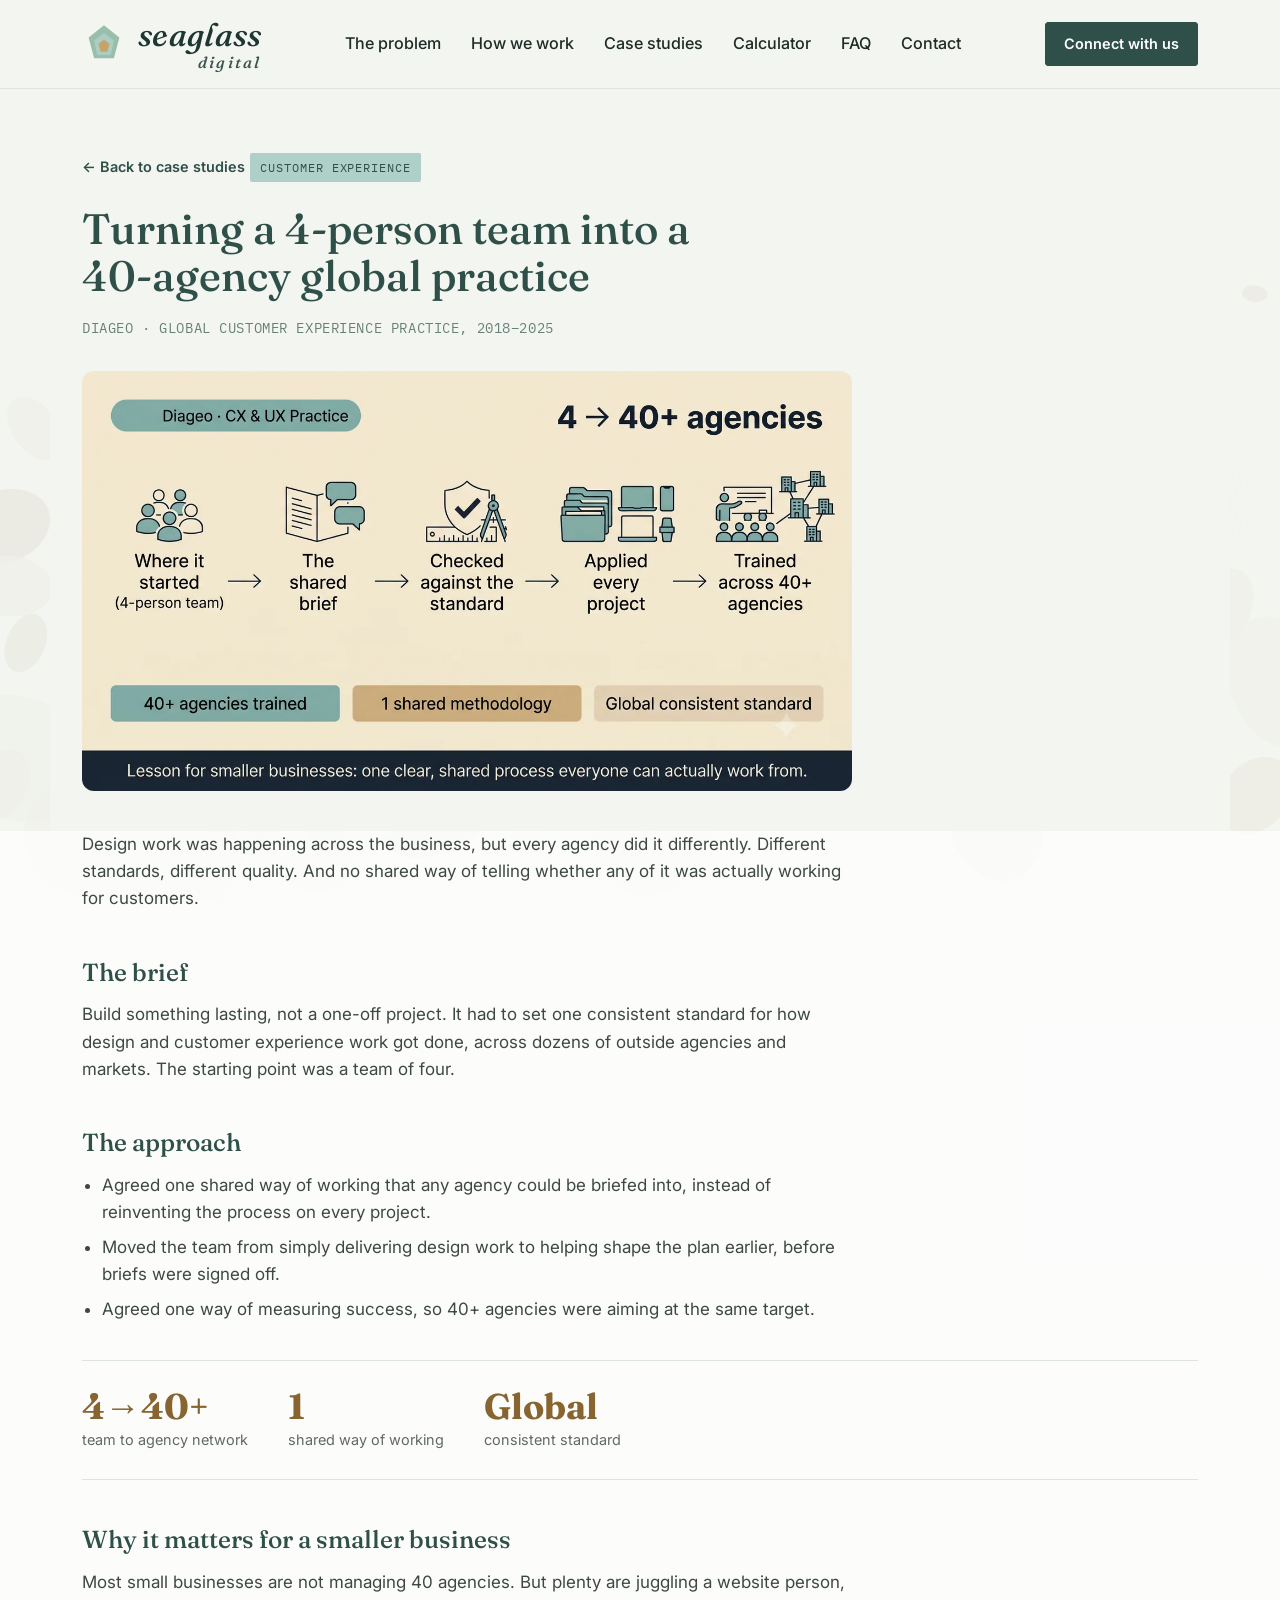
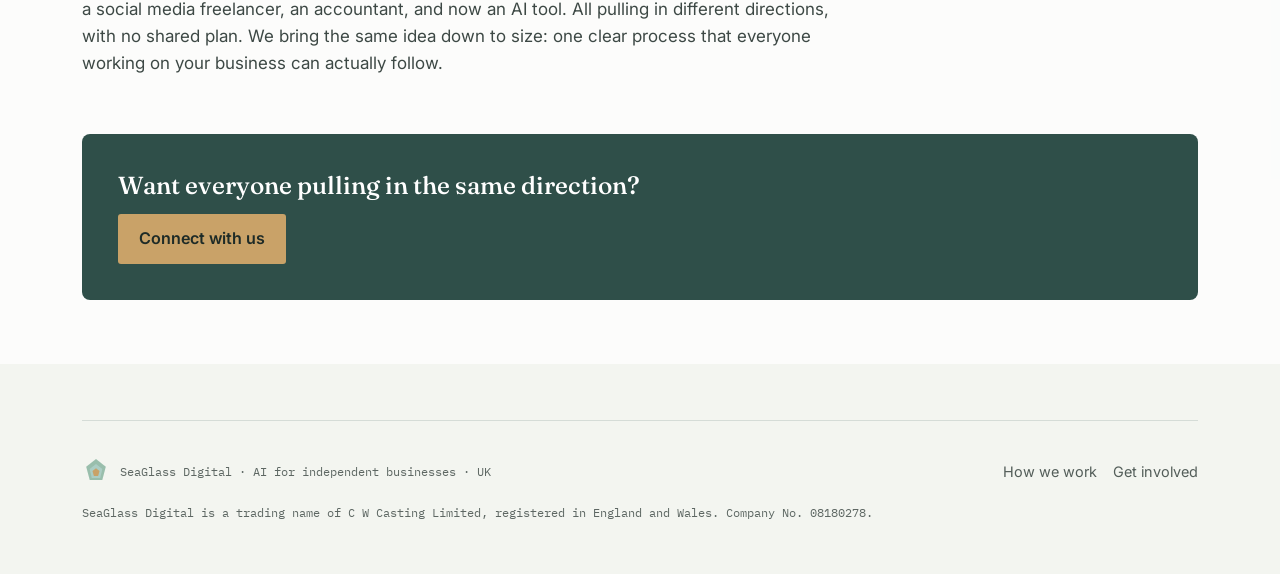
<file: case-studies/diageo-cx-practice.html>
<!DOCTYPE html>
<html lang="en-GB">
<head>
<!-- Google tag (gtag.js) -->
<script async src="https://www.googletagmanager.com/gtag/js?id=G-2JRQ0N7KGT"></script>
<script>
  window.dataLayer = window.dataLayer || [];
  function gtag(){dataLayer.push(arguments);}
  gtag('js', new Date());

  gtag('config', 'G-2JRQ0N7KGT');
</script>
<meta charset="UTF-8">
<meta name="viewport" content="width=device-width, initial-scale=1.0">
<title>Case study: Building a global CX practice - SeaGlass Digital</title>
<meta name="description" content="How a 4-person team grew into a global design-thinking practice across 40+ agencies, and why one shared process matters at any scale.">
<meta name="keywords" content="CX practice case study, UX practice building, design thinking methodology, agency standardisation, customer experience strategy">
<link rel="canonical" href="https://www.seaglassdigital.co.uk/case-studies/diageo-cx-practice.html">
<meta name="robots" content="index, follow">
<meta property="og:type" content="article">
<meta property="og:title" content="Case study: Building a global CX/UX practice - SeaGlass Digital">
<meta property="og:description" content="How a 4-person team grew into a global design-thinking practice across 40+ agencies.">
<meta property="og:url" content="https://www.seaglassdigital.co.uk/case-studies/diageo-cx-practice.html">
<meta property="og:image" content="https://www.seaglassdigital.co.uk/assets/social-share.png">
<meta name="twitter:card" content="summary_large_image">
<script type="application/ld+json">
{
  "@context": "https://schema.org",
  "@type": "BreadcrumbList",
  "itemListElement": [
    { "@type": "ListItem", "position": 1, "name": "Home", "item": "https://www.seaglassdigital.co.uk/" },
    { "@type": "ListItem", "position": 2, "name": "Case studies", "item": "https://www.seaglassdigital.co.uk/case-studies/index.html" },
    { "@type": "ListItem", "position": 3, "name": "Building a global CX/UX practice" }
  ]
}
</script>
<script type="application/ld+json">
{
  "@context": "https://schema.org",
  "@type": "Article",
  "headline": "Turning a 4-person team into a 40-agency global practice",
  "description": "How a 4-person team grew into a global design-thinking practice standardising CX/UX across 40+ agencies.",
  "author": { "@type": "Person", "name": "Richard Morland" },
  "publisher": { "@type": "Organization", "name": "SeaGlass Digital" },
  "about": ["Customer experience", "Design thinking", "UX practice building"],
  "mainEntityOfPage": "https://www.seaglassdigital.co.uk/case-studies/diageo-cx-practice.html"
}
</script>
<link rel="preconnect" href="https://fonts.googleapis.com">
<link rel="preconnect" href="https://fonts.gstatic.com" crossorigin>
<link href="https://fonts.googleapis.com/css2?family=Fraunces:ital,opsz,wght@0,9..144,400;0,9..144,500;1,9..144,500&family=Inter:wght@400;500;600&family=IBM+Plex+Mono:wght@400&display=swap" rel="stylesheet">
<link rel="icon" type="image/svg+xml" href="data:image/svg+xml,%3Csvg xmlns='http://www.w3.org/2000/svg' viewBox='0 0 40 40'%3E%3Cpolygon points='20,3 34,14 29,33 11,33 6,14' fill='%238FB8A4'/%3E%3Cpolygon points='20,10 29,17 26,30 14,30 11,17' fill='%23AFD0C9'/%3E%3Cpolygon points='20,16 25,20 23,27 17,27 15,20' fill='%23C9A268'/%3E%3C/svg%3E">
<link rel="icon" type="image/png" sizes="32x32" href="../assets/favicon-32x32.png">
<link rel="icon" type="image/png" sizes="16x16" href="../assets/favicon-16x16.png">
<link rel="apple-touch-icon" sizes="180x180" href="../assets/apple-touch-icon.png">
<link rel="shortcut icon" href="../favicon.ico">
<link rel="stylesheet" href="../assets/style.css">
</head>
<body>
<div class="page-bg" aria-hidden="true"></div>
<header class="site">
  <nav>
    <a href="../index.html" class="brand">
      <svg class="brand-mark" viewBox="0 0 40 40" fill="none" aria-hidden="true" focusable="false">
        <polygon points="20,3 34,14 29,33 11,33 6,14" fill="#8FB8A4" opacity="0.9"/>
        <polygon points="20,10 29,17 26,30 14,30 11,17" fill="#AFD0C9" opacity="0.85"/>
        <polygon points="20,16 25,20 23,27 17,27 15,20" fill="#C9A268"/>
      </svg>
      <span class="brand-word">seaglass<span class="brand-word-sub">digital</span></span>
    </a>
    <ul class="nav-links" id="nav-menu" role="list">
      <li><a href="../index.html#pain">The problem</a></li>
      <li><a href="../process.html">How we work</a></li>
      <li><a href="index.html">Case studies</a></li>
      <li><a href="../calculator.html">Calculator</a></li>
      <li><a href="../faq.html">FAQ</a></li>
      <li><a href="../index.html#involve">Contact</a></li>
    </ul>
    <a class="nav-cta" href="../index.html#involve">Connect with us</a>
    <button type="button" class="nav-toggle-btn" id="nav-toggle-btn" aria-expanded="false" aria-controls="nav-menu" aria-label="Toggle menu">
      <span class="bar"></span><span class="bar"></span><span class="bar"></span>
    </button>
  </nav>
</header>

<main>
  <section class="hero cs-hero">
    <div class="wrap">
      <a class="cs-back" href="index.html">← Back to case studies</a>
      <span class="case-tag">Customer experience</span>
      <h1>Turning a 4-person team into a 40-agency global practice</h1>
      <span class="client">Diageo · Global customer experience practice, 2018–2025</span>
      <img class="cs-hero-image" src="../assets/case-studies/cx-ux-practice-workflow-diageo-case-study.webp" alt="Infographic: starting from a 4-person team, a shared brief became a standard, checked and applied on every project, then trained across 40+ agencies into one consistent global practice" width="1400" height="764" loading="eager">
    </div>
  </section>

  <section class="cs-body">
    <div class="wrap">
      <p>Design work was happening across the business, but every agency did it differently. Different standards, different quality. And no shared way of telling whether any of it was actually working for customers.</p>

      <h2>The brief</h2>
      <p>Build something lasting, not a one-off project. It had to set one consistent standard for how design and customer experience work got done, across dozens of outside agencies and markets. The starting point was a team of four.</p>

      <h2>The approach</h2>
      <ul>
        <li>Agreed one shared way of working that any agency could be briefed into, instead of reinventing the process on every project.</li>
        <li>Moved the team from simply delivering design work to helping shape the plan earlier, before briefs were signed off.</li>
        <li>Agreed one way of measuring success, so 40+ agencies were aiming at the same target.</li>
      </ul>

      <div class="cs-stats-row">
        <div><strong>4→40+</strong><span>team to agency network</span></div>
        <div><strong>1</strong><span>shared way of working</span></div>
        <div><strong>Global</strong><span>consistent standard</span></div>
      </div>

      <h2>Why it matters for a smaller business</h2>
      <p>Most small businesses are not managing 40 agencies. But plenty are juggling a website person, a social media freelancer, an accountant, and now an AI tool. All pulling in different directions, with no shared plan. We bring the same idea down to size: one clear process that everyone working on your business can actually follow.</p>

      <div class="cs-cta">
        <h3>Want everyone pulling in the same direction?</h3>
        <a class="btn btn-primary" href="../index.html#involve">Connect with us</a>
      </div>
    </div>
  </section>
</main>

<footer>
  <div class="wrap">
    <div class="foot-grid">
      <div class="foot-brand">
        <svg class="brand-mark" viewBox="0 0 40 40" fill="none" aria-hidden="true" focusable="false">
          <polygon points="20,3 34,14 29,33 11,33 6,14" fill="#8FB8A4" opacity="0.9"/>
          <polygon points="20,10 29,17 26,30 14,30 11,17" fill="#AFD0C9" opacity="0.85"/>
          <polygon points="20,16 25,20 23,27 17,27 15,20" fill="#C9A268"/>
        </svg>
        <span class="fine">SeaGlass Digital · AI for independent businesses · UK</span>
      </div>
      <ul class="foot-links">
        <li><a href="../process.html">How we work</a></li>
        <li><a href="../index.html#involve">Get involved</a></li>
      </ul>
    </div>
      <p class="foot-legal">SeaGlass Digital is a trading name of C W Casting Limited, registered in England and Wales. Company No. 08180278.</p>
  </div>
</footer>

<div class="mobile-cta-bar">
  <a class="btn btn-primary" href="../index.html#involve">Connect with us</a>
</div>

<script>
  var navToggleBtn = document.getElementById('nav-toggle-btn');
  var navMenu = document.getElementById('nav-menu');
  if (navToggleBtn && navMenu) {
    navToggleBtn.addEventListener('click', function(){
      var isOpen = navToggleBtn.getAttribute('aria-expanded') === 'true';
      navToggleBtn.setAttribute('aria-expanded', String(!isOpen));
      navMenu.classList.toggle('nav-open', !isOpen);
    });
    navMenu.querySelectorAll('a').forEach(function(link){
      link.addEventListener('click', function(){
        navToggleBtn.setAttribute('aria-expanded', 'false');
        navMenu.classList.remove('nav-open');
      });
    });
    document.addEventListener('keydown', function(e){
      if (e.key === 'Escape' && navToggleBtn.getAttribute('aria-expanded') === 'true') {
        navToggleBtn.setAttribute('aria-expanded', 'false');
        navMenu.classList.remove('nav-open');
        navToggleBtn.focus();
      }
    });
  }
</script>

</body>
</html>
</file>
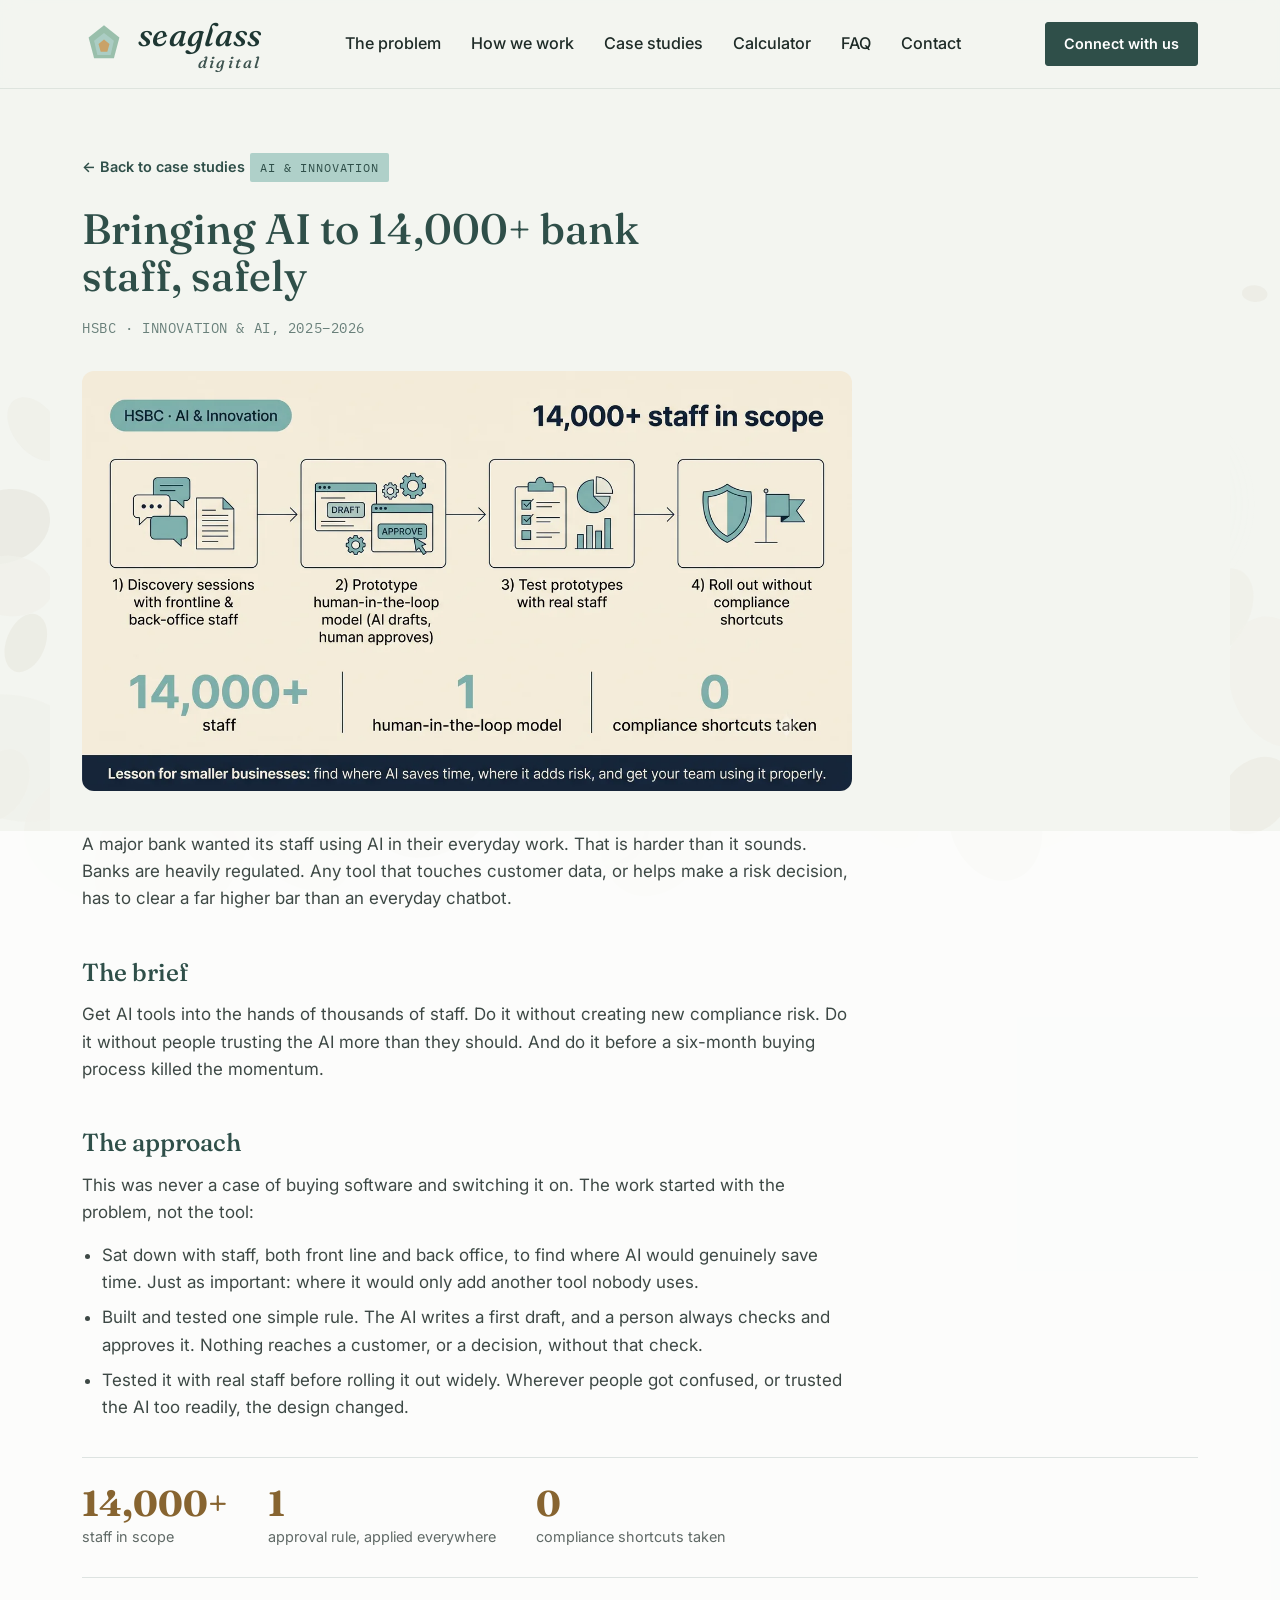
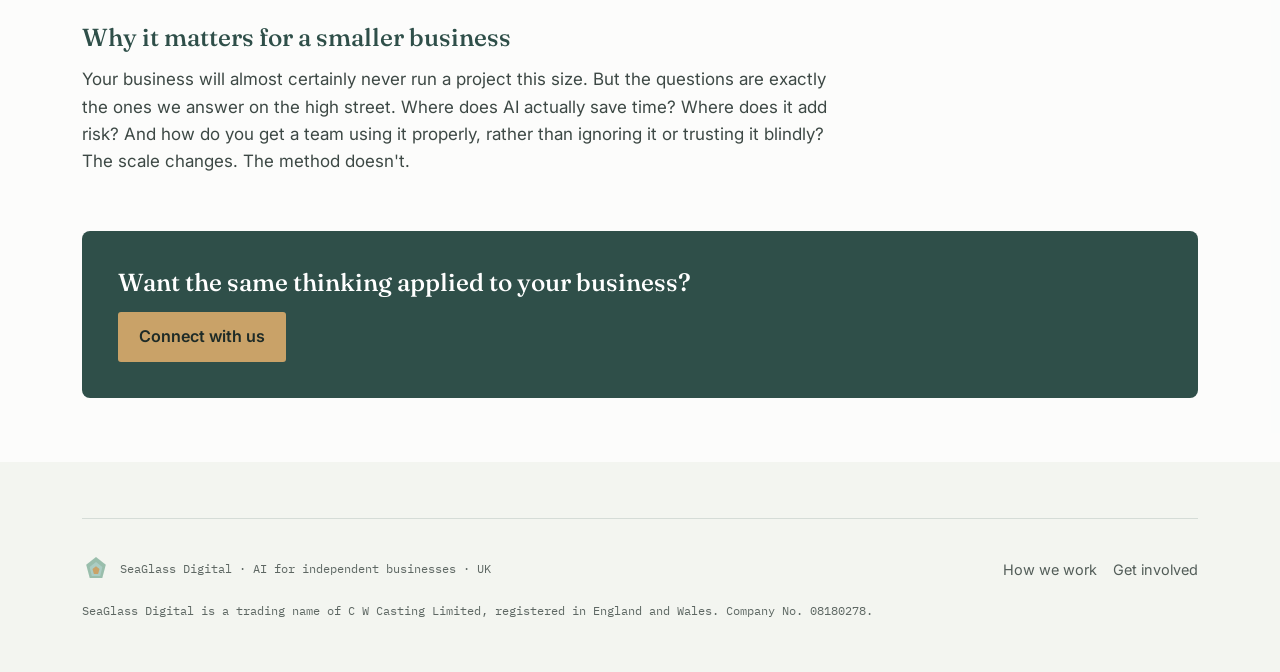
<file: case-studies/hsbc-genai.html>
<!DOCTYPE html>
<html lang="en-GB">
<head>
<!-- Google tag (gtag.js) -->
<script async src="https://www.googletagmanager.com/gtag/js?id=G-2JRQ0N7KGT"></script>
<script>
  window.dataLayer = window.dataLayer || [];
  function gtag(){dataLayer.push(arguments);}
  gtag('js', new Date());

  gtag('config', 'G-2JRQ0N7KGT');
</script>
<meta charset="UTF-8">
<meta name="viewport" content="width=device-width, initial-scale=1.0">
<title>Case study: Safe GenAI adoption at HSBC - SeaGlass Digital</title>
<meta name="description" content="How structured problem-solving and a human-in-the-loop model brought safe generative AI to 14,000+ bank staff, and what it means for smaller businesses.">
<meta name="keywords" content="human-in-the-loop AI, generative AI adoption case study, AI design thinking, safe AI for regulated industries, AI consultancy case study">
<link rel="canonical" href="https://www.seaglassdigital.co.uk/case-studies/hsbc-genai.html">
<meta name="robots" content="index, follow">
<meta property="og:type" content="article">
<meta property="og:title" content="Case study: Safe GenAI adoption at HSBC - SeaGlass Digital">
<meta property="og:description" content="How structured problem-solving and a human-in-the-loop model brought safe generative AI to 14,000+ bank staff.">
<meta property="og:url" content="https://www.seaglassdigital.co.uk/case-studies/hsbc-genai.html">
<meta property="og:image" content="https://www.seaglassdigital.co.uk/assets/social-share.png">
<meta name="twitter:card" content="summary_large_image">
<script type="application/ld+json">
{
  "@context": "https://schema.org",
  "@type": "BreadcrumbList",
  "itemListElement": [
    { "@type": "ListItem", "position": 1, "name": "Home", "item": "https://www.seaglassdigital.co.uk/" },
    { "@type": "ListItem", "position": 2, "name": "Case studies", "item": "https://www.seaglassdigital.co.uk/case-studies/index.html" },
    { "@type": "ListItem", "position": 3, "name": "Safe GenAI adoption at HSBC" }
  ]
}
</script>
<script type="application/ld+json">
{
  "@context": "https://schema.org",
  "@type": "Article",
  "headline": "Bringing safe, human-in-the-loop GenAI to 14,000+ bank staff",
  "description": "How structured problem-solving and a human-in-the-loop model brought safe generative AI to a large regulated bank, and what it means for smaller businesses.",
  "author": { "@type": "Person", "name": "Richard Morland" },
  "publisher": { "@type": "Organization", "name": "SeaGlass Digital" },
  "about": ["Generative AI adoption", "Human-in-the-loop AI", "Design thinking"],
  "mainEntityOfPage": "https://www.seaglassdigital.co.uk/case-studies/hsbc-genai.html"
}
</script>
<link rel="preconnect" href="https://fonts.googleapis.com">
<link rel="preconnect" href="https://fonts.gstatic.com" crossorigin>
<link href="https://fonts.googleapis.com/css2?family=Fraunces:ital,opsz,wght@0,9..144,400;0,9..144,500;1,9..144,500&family=Inter:wght@400;500;600&family=IBM+Plex+Mono:wght@400&display=swap" rel="stylesheet">
<link rel="icon" type="image/svg+xml" href="data:image/svg+xml,%3Csvg xmlns='http://www.w3.org/2000/svg' viewBox='0 0 40 40'%3E%3Cpolygon points='20,3 34,14 29,33 11,33 6,14' fill='%238FB8A4'/%3E%3Cpolygon points='20,10 29,17 26,30 14,30 11,17' fill='%23AFD0C9'/%3E%3Cpolygon points='20,16 25,20 23,27 17,27 15,20' fill='%23C9A268'/%3E%3C/svg%3E">
<link rel="icon" type="image/png" sizes="32x32" href="../assets/favicon-32x32.png">
<link rel="icon" type="image/png" sizes="16x16" href="../assets/favicon-16x16.png">
<link rel="apple-touch-icon" sizes="180x180" href="../assets/apple-touch-icon.png">
<link rel="shortcut icon" href="../favicon.ico">
<link rel="stylesheet" href="../assets/style.css">
</head>
<body>
<div class="page-bg" aria-hidden="true"></div>
<header class="site">
  <nav>
    <a href="../index.html" class="brand">
      <svg class="brand-mark" viewBox="0 0 40 40" fill="none" aria-hidden="true" focusable="false">
        <polygon points="20,3 34,14 29,33 11,33 6,14" fill="#8FB8A4" opacity="0.9"/>
        <polygon points="20,10 29,17 26,30 14,30 11,17" fill="#AFD0C9" opacity="0.85"/>
        <polygon points="20,16 25,20 23,27 17,27 15,20" fill="#C9A268"/>
      </svg>
      <span class="brand-word">seaglass<span class="brand-word-sub">digital</span></span>
    </a>
    <ul class="nav-links" id="nav-menu" role="list">
      <li><a href="../index.html#pain">The problem</a></li>
      <li><a href="../process.html">How we work</a></li>
      <li><a href="index.html">Case studies</a></li>
      <li><a href="../calculator.html">Calculator</a></li>
      <li><a href="../faq.html">FAQ</a></li>
      <li><a href="../index.html#involve">Contact</a></li>
    </ul>
    <a class="nav-cta" href="../index.html#involve">Connect with us</a>
    <button type="button" class="nav-toggle-btn" id="nav-toggle-btn" aria-expanded="false" aria-controls="nav-menu" aria-label="Toggle menu">
      <span class="bar"></span><span class="bar"></span><span class="bar"></span>
    </button>
  </nav>
</header>

<main>
  <section class="hero cs-hero">
    <div class="wrap">
      <a class="cs-back" href="index.html">← Back to case studies</a>
      <span class="case-tag">AI &amp; Innovation</span>
      <h1>Bringing AI to 14,000+ bank staff, safely</h1>
      <span class="client">HSBC · Innovation &amp; AI, 2025–2026</span>
      <img class="cs-hero-image" src="../assets/case-studies/genai-human-in-the-loop-workflow-hsbc-case-study.webp" alt="Infographic: talk to staff, build a way of working where AI drafts and a person always approves, test it with real staff, then roll out. Now live for 14,000+ staff with zero compliance shortcuts." width="1400" height="764" loading="eager">
    </div>
  </section>

  <section class="cs-body">
    <div class="wrap">
      <p>A major bank wanted its staff using AI in their everyday work. That is harder than it sounds. Banks are heavily regulated. Any tool that touches customer data, or helps make a risk decision, has to clear a far higher bar than an everyday chatbot.</p>

      <h2>The brief</h2>
      <p>Get AI tools into the hands of thousands of staff. Do it without creating new compliance risk. Do it without people trusting the AI more than they should. And do it before a six-month buying process killed the momentum.</p>

      <h2>The approach</h2>
      <p>This was never a case of buying software and switching it on. The work started with the problem, not the tool:</p>
      <ul>
        <li>Sat down with staff, both front line and back office, to find where AI would genuinely save time. Just as important: where it would only add another tool nobody uses.</li>
        <li>Built and tested one simple rule. The AI writes a first draft, and a person always checks and approves it. Nothing reaches a customer, or a decision, without that check.</li>
        <li>Tested it with real staff before rolling it out widely. Wherever people got confused, or trusted the AI too readily, the design changed.</li>
      </ul>

      <div class="cs-stats-row">
        <div><strong>14,000+</strong><span>staff in scope</span></div>
        <div><strong>1</strong><span>approval rule, applied everywhere</span></div>
        <div><strong>0</strong><span>compliance shortcuts taken</span></div>
      </div>

      <h2>Why it matters for a smaller business</h2>
      <p>Your business will almost certainly never run a project this size. But the questions are exactly the ones we answer on the high street. Where does AI actually save time? Where does it add risk? And how do you get a team using it properly, rather than ignoring it or trusting it blindly? The scale changes. The method doesn't.</p>

      <div class="cs-cta">
        <h3>Want the same thinking applied to your business?</h3>
        <a class="btn btn-primary" href="../index.html#involve">Connect with us</a>
      </div>
    </div>
  </section>
</main>

<footer>
  <div class="wrap">
    <div class="foot-grid">
      <div class="foot-brand">
        <svg class="brand-mark" viewBox="0 0 40 40" fill="none" aria-hidden="true" focusable="false">
          <polygon points="20,3 34,14 29,33 11,33 6,14" fill="#8FB8A4" opacity="0.9"/>
          <polygon points="20,10 29,17 26,30 14,30 11,17" fill="#AFD0C9" opacity="0.85"/>
          <polygon points="20,16 25,20 23,27 17,27 15,20" fill="#C9A268"/>
        </svg>
        <span class="fine">SeaGlass Digital · AI for independent businesses · UK</span>
      </div>
      <ul class="foot-links">
        <li><a href="../process.html">How we work</a></li>
        <li><a href="../index.html#involve">Get involved</a></li>
      </ul>
    </div>
      <p class="foot-legal">SeaGlass Digital is a trading name of C W Casting Limited, registered in England and Wales. Company No. 08180278.</p>
  </div>
</footer>

<div class="mobile-cta-bar">
  <a class="btn btn-primary" href="../index.html#involve">Connect with us</a>
</div>

<script>
  var navToggleBtn = document.getElementById('nav-toggle-btn');
  var navMenu = document.getElementById('nav-menu');
  if (navToggleBtn && navMenu) {
    navToggleBtn.addEventListener('click', function(){
      var isOpen = navToggleBtn.getAttribute('aria-expanded') === 'true';
      navToggleBtn.setAttribute('aria-expanded', String(!isOpen));
      navMenu.classList.toggle('nav-open', !isOpen);
    });
    navMenu.querySelectorAll('a').forEach(function(link){
      link.addEventListener('click', function(){
        navToggleBtn.setAttribute('aria-expanded', 'false');
        navMenu.classList.remove('nav-open');
      });
    });
    document.addEventListener('keydown', function(e){
      if (e.key === 'Escape' && navToggleBtn.getAttribute('aria-expanded') === 'true') {
        navToggleBtn.setAttribute('aria-expanded', 'false');
        navMenu.classList.remove('nav-open');
        navToggleBtn.focus();
      }
    });
  }
</script>

</body>
</html>
</file>
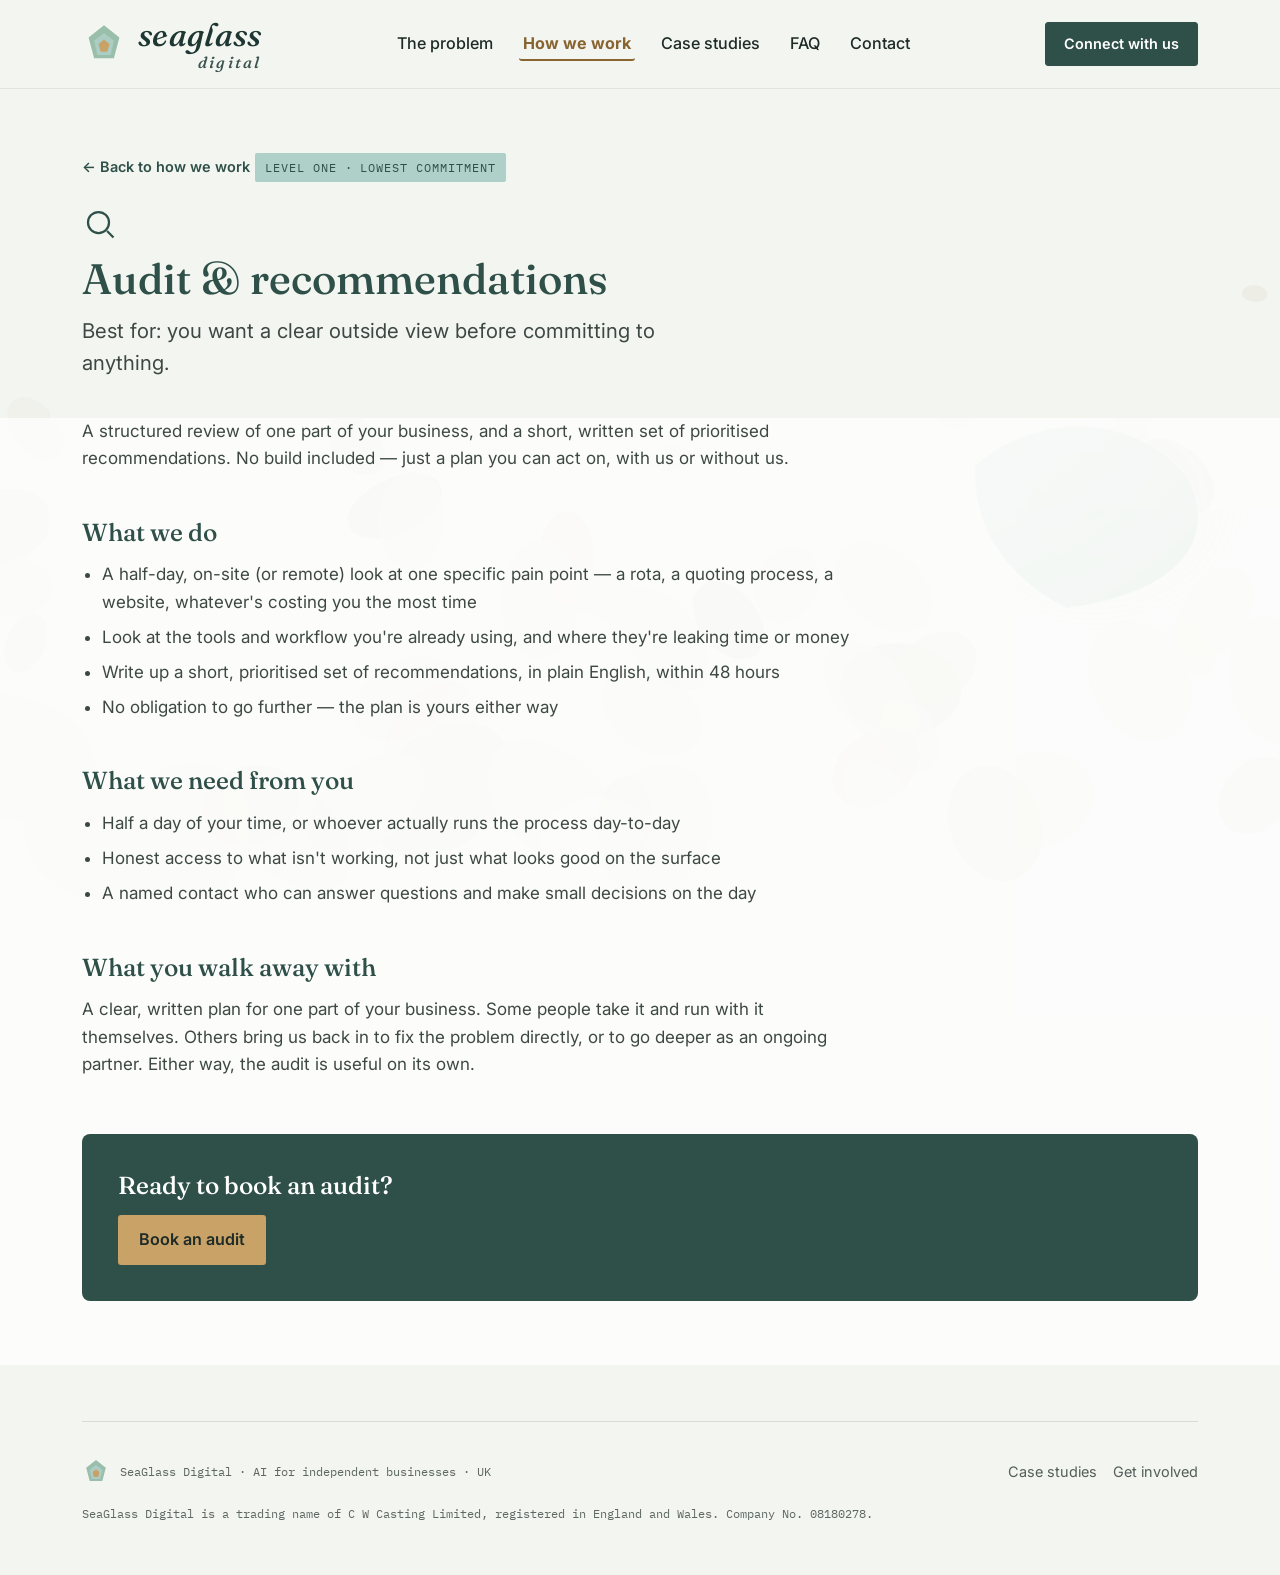
<file: how-we-work/audit.html>
<!DOCTYPE html>
<html lang="en-GB">
<head>
<!-- Google tag (gtag.js) -->
<script async src="https://www.googletagmanager.com/gtag/js?id=G-2JRQ0N7KGT"></script>
<script>
  window.dataLayer = window.dataLayer || [];
  function gtag(){dataLayer.push(arguments);}
  gtag('js', new Date());

  gtag('config', 'G-2JRQ0N7KGT');
</script>
<meta charset="UTF-8">
<meta name="viewport" content="width=device-width, initial-scale=1.0">
<title>Audit &amp; recommendations - How we work - SeaGlass Digital</title>
<meta name="description" content="A short, focused audit of one part of your business and a clear, written set of recommendations you can act on yourselves, or bring SeaGlass Digital back in for.">
<link rel="canonical" href="https://www.seaglassdigital.co.uk/how-we-work/audit.html">
<meta name="robots" content="index, follow">
<meta property="og:type" content="website">
<meta property="og:title" content="Audit &amp; recommendations - SeaGlass Digital">
<meta property="og:description" content="A short, focused audit and a clear, written set of recommendations you can act on yourselves.">
<meta property="og:url" content="https://www.seaglassdigital.co.uk/how-we-work/audit.html">
<meta property="og:image" content="https://www.seaglassdigital.co.uk/assets/social-share.png">
<meta name="twitter:card" content="summary_large_image">
<script type="application/ld+json">
{
  "@context": "https://schema.org",
  "@type": "BreadcrumbList",
  "itemListElement": [
    { "@type": "ListItem", "position": 1, "name": "Home", "item": "https://www.seaglassdigital.co.uk/" },
    { "@type": "ListItem", "position": 2, "name": "How we work", "item": "https://www.seaglassdigital.co.uk/process.html" },
    { "@type": "ListItem", "position": 3, "name": "Audit & recommendations" }
  ]
}
</script>
<link rel="preconnect" href="https://fonts.googleapis.com">
<link rel="preconnect" href="https://fonts.gstatic.com" crossorigin>
<link href="https://fonts.googleapis.com/css2?family=Fraunces:ital,opsz,wght@0,9..144,400;0,9..144,500;1,9..144,500&family=Inter:wght@400;500;600&family=IBM+Plex+Mono:wght@400;600&display=swap" rel="stylesheet">
<link rel="icon" type="image/svg+xml" href="data:image/svg+xml,%3Csvg xmlns='http://www.w3.org/2000/svg' viewBox='0 0 40 40'%3E%3Cpolygon points='20,3 34,14 29,33 11,33 6,14' fill='%238FB8A4'/%3E%3Cpolygon points='20,10 29,17 26,30 14,30 11,17' fill='%23AFD0C9'/%3E%3Cpolygon points='20,16 25,20 23,27 17,27 15,20' fill='%23C9A268'/%3E%3C/svg%3E">
<link rel="icon" type="image/png" sizes="32x32" href="../assets/favicon-32x32.png">
<link rel="icon" type="image/png" sizes="16x16" href="../assets/favicon-16x16.png">
<link rel="apple-touch-icon" sizes="180x180" href="../assets/apple-touch-icon.png">
<link rel="shortcut icon" href="../favicon.ico">
<link rel="stylesheet" href="../assets/style.css">
</head>
<body>
<div class="page-bg" aria-hidden="true"></div>
<a href="#top" class="skip-link">Skip to main content</a>

<header class="site">
  <nav>
    <a href="../index.html" class="brand">
      <svg class="brand-mark" viewBox="0 0 40 40" fill="none" aria-hidden="true" focusable="false">
        <polygon points="20,3 34,14 29,33 11,33 6,14" fill="#8FB8A4" opacity="0.9"/>
        <polygon points="20,10 29,17 26,30 14,30 11,17" fill="#AFD0C9" opacity="0.85"/>
        <polygon points="20,16 25,20 23,27 17,27 15,20" fill="#C9A268"/>
      </svg>
      <span class="brand-word">seaglass<span class="brand-word-sub">digital</span></span>
    </a>
    <ul class="nav-links" id="nav-menu" role="list">
      <li><a href="../index.html#pain">The problem</a></li>
      <li><a href="../process.html" aria-current="page">How we work</a></li>
      <li><a href="../case-studies/index.html">Case studies</a></li>
      <li><a href="../faq.html">FAQ</a></li>
      <li><a href="../index.html#involve">Contact</a></li>
    </ul>
    <a class="nav-cta" href="../index.html#involve">Connect with us</a>
    <button type="button" class="nav-toggle-btn" id="nav-toggle-btn" aria-expanded="false" aria-controls="nav-menu" aria-label="Toggle menu">
      <span class="bar"></span><span class="bar"></span><span class="bar"></span>
    </button>
  </nav>
</header>

<main id="top">
  <section class="hero cs-hero">
    <div class="wrap">
      <a class="cs-back" href="../process.html">← Back to how we work</a>
      <span class="case-tag">Level one · Lowest commitment</span>
      <svg class="work-card-icon" viewBox="0 0 24 24" fill="none" stroke="currentColor" stroke-width="1.5" aria-hidden="true" focusable="false">
        <circle cx="11" cy="11" r="7"/><path d="M21 21l-4.3-4.3"/>
      </svg>
      <h1>Audit &amp; recommendations</h1>
      <p class="hero-subtitle">Best for: you want a clear outside view before committing to anything.</p>
    </div>
  </section>

  <section class="cs-body">
    <div class="wrap">
      <p>A structured review of one part of your business, and a short, written set of prioritised recommendations. No build included — just a plan you can act on, with us or without us.</p>

      <h2>What we do</h2>
      <ul>
        <li>A half-day, on-site (or remote) look at one specific pain point — a rota, a quoting process, a website, whatever's costing you the most time</li>
        <li>Look at the tools and workflow you're already using, and where they're leaking time or money</li>
        <li>Write up a short, prioritised set of recommendations, in plain English, within 48 hours</li>
        <li>No obligation to go further — the plan is yours either way</li>
      </ul>

      <h2>What we need from you</h2>
      <ul>
        <li>Half a day of your time, or whoever actually runs the process day-to-day</li>
        <li>Honest access to what isn't working, not just what looks good on the surface</li>
        <li>A named contact who can answer questions and make small decisions on the day</li>
      </ul>

      <h2>What you walk away with</h2>
      <p>A clear, written plan for one part of your business. Some people take it and run with it themselves. Others bring us back in to fix the problem directly, or to go deeper as an ongoing partner. Either way, the audit is useful on its own.</p>

      <div class="cs-cta">
        <h3>Ready to book an audit?</h3>
        <a class="btn btn-primary" href="mailto:richard@seaglassdigital.co.uk?subject=Book an operations audit">Book an audit</a>
      </div>
    </div>
  </section>
</main>

<footer>
  <div class="wrap">
    <div class="foot-grid">
      <div class="foot-brand">
        <svg class="brand-mark" viewBox="0 0 40 40" fill="none" aria-hidden="true" focusable="false">
          <polygon points="20,3 34,14 29,33 11,33 6,14" fill="#8FB8A4" opacity="0.9"/>
          <polygon points="20,10 29,17 26,30 14,30 11,17" fill="#AFD0C9" opacity="0.85"/>
          <polygon points="20,16 25,20 23,27 17,27 15,20" fill="#C9A268"/>
        </svg>
        <span class="fine">SeaGlass Digital · AI for independent businesses · UK</span>
      </div>
      <ul class="foot-links" role="list">
        <li><a href="../case-studies/index.html">Case studies</a></li>
        <li><a href="../index.html#involve">Get involved</a></li>
      </ul>
    </div>
      <p class="foot-legal">SeaGlass Digital is a trading name of C W Casting Limited, registered in England and Wales. Company No. 08180278.</p>
  </div>
</footer>

<div class="mobile-cta-bar">
  <a class="btn btn-primary" href="mailto:richard@seaglassdigital.co.uk?subject=Book an operations audit">Book an audit</a>
</div>

<script>
  var navToggleBtn = document.getElementById('nav-toggle-btn');
  var navMenu = document.getElementById('nav-menu');
  if (navToggleBtn && navMenu) {
    navToggleBtn.addEventListener('click', function(){
      var isOpen = navToggleBtn.getAttribute('aria-expanded') === 'true';
      navToggleBtn.setAttribute('aria-expanded', String(!isOpen));
      navMenu.classList.toggle('nav-open', !isOpen);
    });
    navMenu.querySelectorAll('a').forEach(function(link){
      link.addEventListener('click', function(){
        navToggleBtn.setAttribute('aria-expanded', 'false');
        navMenu.classList.remove('nav-open');
      });
    });
    document.addEventListener('keydown', function(e){
      if (e.key === 'Escape' && navToggleBtn.getAttribute('aria-expanded') === 'true') {
        navToggleBtn.setAttribute('aria-expanded', 'false');
        navMenu.classList.remove('nav-open');
        navToggleBtn.focus();
      }
    });
  }
</script>

</body>
</html>
</file>
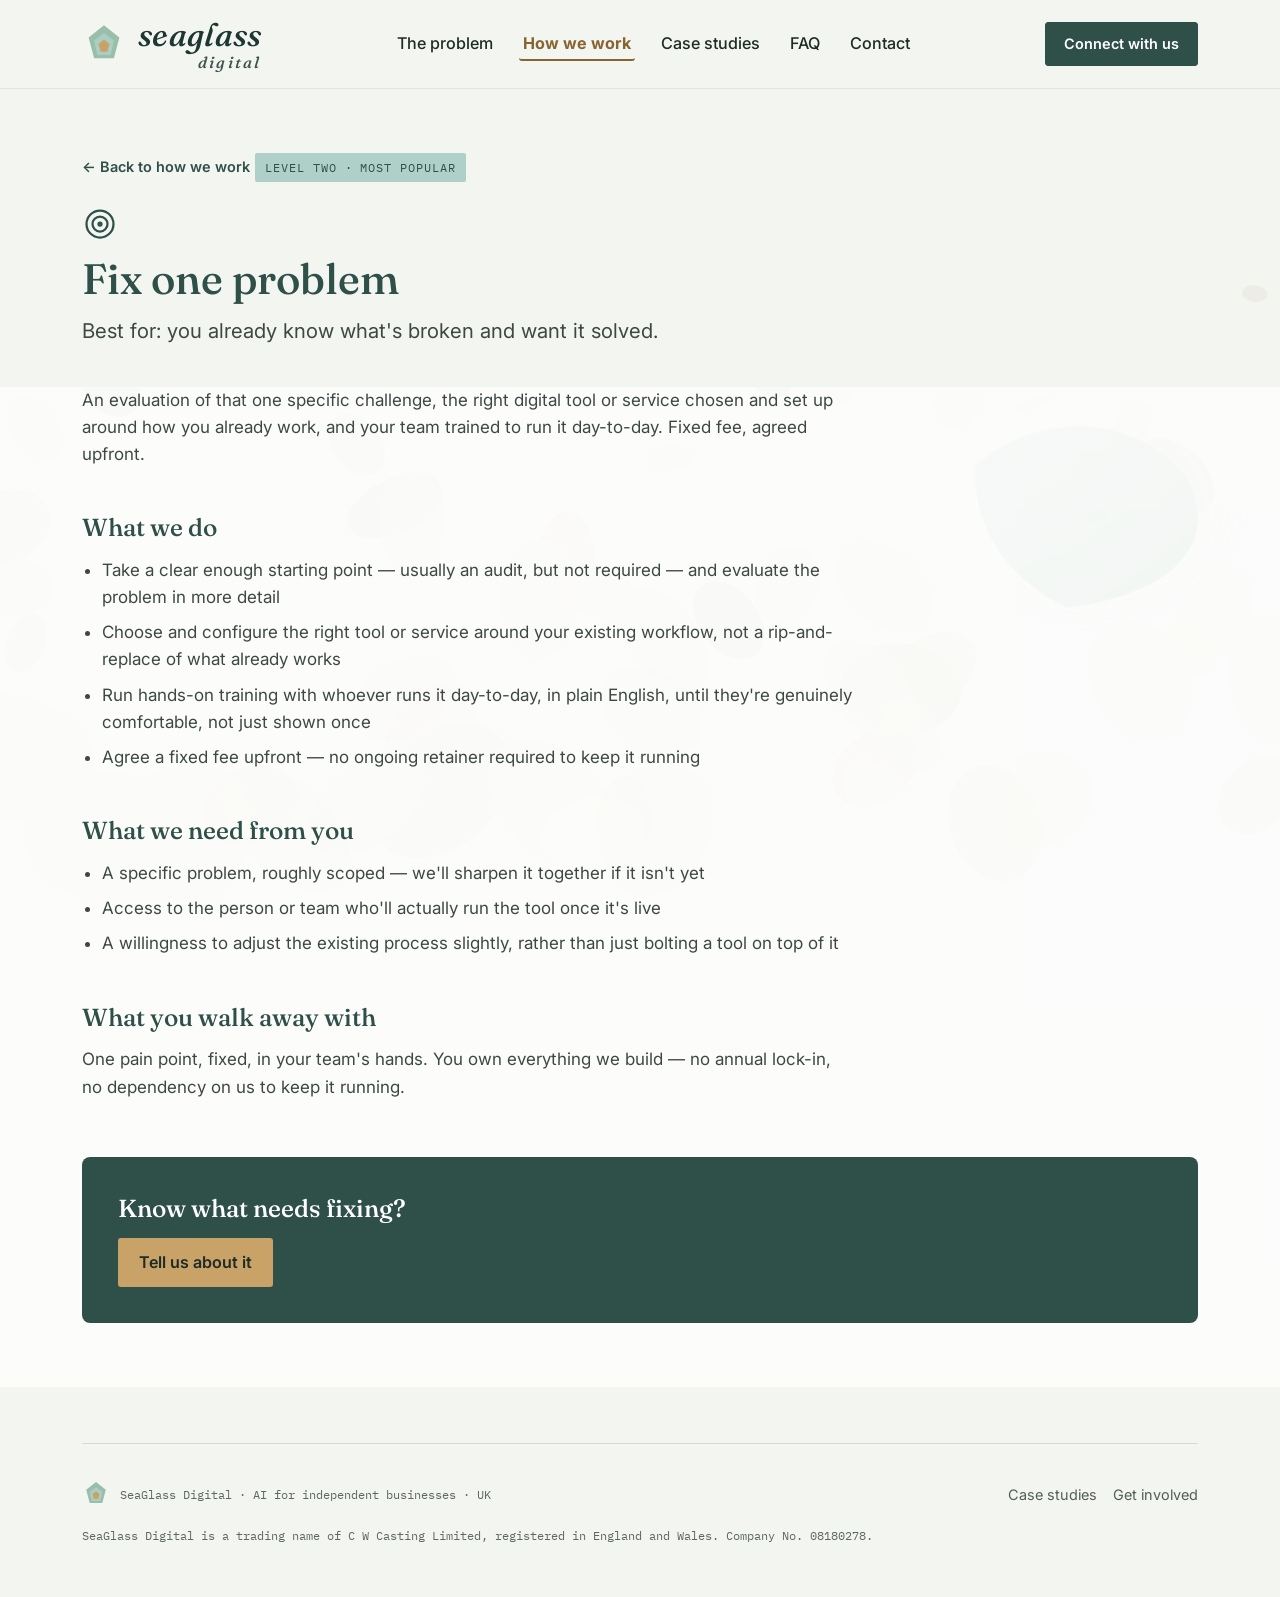
<file: how-we-work/fix-one-problem.html>
<!DOCTYPE html>
<html lang="en-GB">
<head>
<!-- Google tag (gtag.js) -->
<script async src="https://www.googletagmanager.com/gtag/js?id=G-2JRQ0N7KGT"></script>
<script>
  window.dataLayer = window.dataLayer || [];
  function gtag(){dataLayer.push(arguments);}
  gtag('js', new Date());

  gtag('config', 'G-2JRQ0N7KGT');
</script>
<meta charset="UTF-8">
<meta name="viewport" content="width=device-width, initial-scale=1.0">
<title>Fix one problem - How we work - SeaGlass Digital</title>
<meta name="description" content="The right digital tool or service chosen and set up around one specific problem, with your team trained to run it day-to-day. Fixed fee, no lock-in.">
<link rel="canonical" href="https://www.seaglassdigital.co.uk/how-we-work/fix-one-problem.html">
<meta name="robots" content="index, follow">
<meta property="og:type" content="website">
<meta property="og:title" content="Fix one problem - SeaGlass Digital">
<meta property="og:description" content="The right tool, fitted around how you work, and your team trained to run it. Fixed fee, no lock-in.">
<meta property="og:url" content="https://www.seaglassdigital.co.uk/how-we-work/fix-one-problem.html">
<meta property="og:image" content="https://www.seaglassdigital.co.uk/assets/social-share.png">
<meta name="twitter:card" content="summary_large_image">
<script type="application/ld+json">
{
  "@context": "https://schema.org",
  "@type": "BreadcrumbList",
  "itemListElement": [
    { "@type": "ListItem", "position": 1, "name": "Home", "item": "https://www.seaglassdigital.co.uk/" },
    { "@type": "ListItem", "position": 2, "name": "How we work", "item": "https://www.seaglassdigital.co.uk/process.html" },
    { "@type": "ListItem", "position": 3, "name": "Fix one problem" }
  ]
}
</script>
<link rel="preconnect" href="https://fonts.googleapis.com">
<link rel="preconnect" href="https://fonts.gstatic.com" crossorigin>
<link href="https://fonts.googleapis.com/css2?family=Fraunces:ital,opsz,wght@0,9..144,400;0,9..144,500;1,9..144,500&family=Inter:wght@400;500;600&family=IBM+Plex+Mono:wght@400;600&display=swap" rel="stylesheet">
<link rel="icon" type="image/svg+xml" href="data:image/svg+xml,%3Csvg xmlns='http://www.w3.org/2000/svg' viewBox='0 0 40 40'%3E%3Cpolygon points='20,3 34,14 29,33 11,33 6,14' fill='%238FB8A4'/%3E%3Cpolygon points='20,10 29,17 26,30 14,30 11,17' fill='%23AFD0C9'/%3E%3Cpolygon points='20,16 25,20 23,27 17,27 15,20' fill='%23C9A268'/%3E%3C/svg%3E">
<link rel="icon" type="image/png" sizes="32x32" href="../assets/favicon-32x32.png">
<link rel="icon" type="image/png" sizes="16x16" href="../assets/favicon-16x16.png">
<link rel="apple-touch-icon" sizes="180x180" href="../assets/apple-touch-icon.png">
<link rel="shortcut icon" href="../favicon.ico">
<link rel="stylesheet" href="../assets/style.css">
</head>
<body>
<div class="page-bg" aria-hidden="true"></div>
<a href="#top" class="skip-link">Skip to main content</a>

<header class="site">
  <nav>
    <a href="../index.html" class="brand">
      <svg class="brand-mark" viewBox="0 0 40 40" fill="none" aria-hidden="true" focusable="false">
        <polygon points="20,3 34,14 29,33 11,33 6,14" fill="#8FB8A4" opacity="0.9"/>
        <polygon points="20,10 29,17 26,30 14,30 11,17" fill="#AFD0C9" opacity="0.85"/>
        <polygon points="20,16 25,20 23,27 17,27 15,20" fill="#C9A268"/>
      </svg>
      <span class="brand-word">seaglass<span class="brand-word-sub">digital</span></span>
    </a>
    <ul class="nav-links" id="nav-menu" role="list">
      <li><a href="../index.html#pain">The problem</a></li>
      <li><a href="../process.html" aria-current="page">How we work</a></li>
      <li><a href="../case-studies/index.html">Case studies</a></li>
      <li><a href="../faq.html">FAQ</a></li>
      <li><a href="../index.html#involve">Contact</a></li>
    </ul>
    <a class="nav-cta" href="../index.html#involve">Connect with us</a>
    <button type="button" class="nav-toggle-btn" id="nav-toggle-btn" aria-expanded="false" aria-controls="nav-menu" aria-label="Toggle menu">
      <span class="bar"></span><span class="bar"></span><span class="bar"></span>
    </button>
  </nav>
</header>

<main id="top">
  <section class="hero cs-hero">
    <div class="wrap">
      <a class="cs-back" href="../process.html">← Back to how we work</a>
      <span class="case-tag">Level two · Most popular</span>
      <svg class="work-card-icon" viewBox="0 0 24 24" fill="none" stroke="currentColor" stroke-width="1.5" aria-hidden="true" focusable="false">
        <circle cx="12" cy="12" r="9"/><circle cx="12" cy="12" r="5"/><circle cx="12" cy="12" r="1"/>
      </svg>
      <h1>Fix one problem</h1>
      <p class="hero-subtitle">Best for: you already know what's broken and want it solved.</p>
    </div>
  </section>

  <section class="cs-body">
    <div class="wrap">
      <p>An evaluation of that one specific challenge, the right digital tool or service chosen and set up around how you already work, and your team trained to run it day-to-day. Fixed fee, agreed upfront.</p>

      <h2>What we do</h2>
      <ul>
        <li>Take a clear enough starting point — usually an audit, but not required — and evaluate the problem in more detail</li>
        <li>Choose and configure the right tool or service around your existing workflow, not a rip-and-replace of what already works</li>
        <li>Run hands-on training with whoever runs it day-to-day, in plain English, until they're genuinely comfortable, not just shown once</li>
        <li>Agree a fixed fee upfront — no ongoing retainer required to keep it running</li>
      </ul>

      <h2>What we need from you</h2>
      <ul>
        <li>A specific problem, roughly scoped — we'll sharpen it together if it isn't yet</li>
        <li>Access to the person or team who'll actually run the tool once it's live</li>
        <li>A willingness to adjust the existing process slightly, rather than just bolting a tool on top of it</li>
      </ul>

      <h2>What you walk away with</h2>
      <p>One pain point, fixed, in your team's hands. You own everything we build — no annual lock-in, no dependency on us to keep it running.</p>

      <div class="cs-cta">
        <h3>Know what needs fixing?</h3>
        <a class="btn btn-primary" href="mailto:richard@seaglassdigital.co.uk?subject=Fix one problem">Tell us about it</a>
      </div>
    </div>
  </section>
</main>

<footer>
  <div class="wrap">
    <div class="foot-grid">
      <div class="foot-brand">
        <svg class="brand-mark" viewBox="0 0 40 40" fill="none" aria-hidden="true" focusable="false">
          <polygon points="20,3 34,14 29,33 11,33 6,14" fill="#8FB8A4" opacity="0.9"/>
          <polygon points="20,10 29,17 26,30 14,30 11,17" fill="#AFD0C9" opacity="0.85"/>
          <polygon points="20,16 25,20 23,27 17,27 15,20" fill="#C9A268"/>
        </svg>
        <span class="fine">SeaGlass Digital · AI for independent businesses · UK</span>
      </div>
      <ul class="foot-links" role="list">
        <li><a href="../case-studies/index.html">Case studies</a></li>
        <li><a href="../index.html#involve">Get involved</a></li>
      </ul>
    </div>
      <p class="foot-legal">SeaGlass Digital is a trading name of C W Casting Limited, registered in England and Wales. Company No. 08180278.</p>
  </div>
</footer>

<div class="mobile-cta-bar">
  <a class="btn btn-primary" href="mailto:richard@seaglassdigital.co.uk?subject=Fix one problem">Tell us about it</a>
</div>

<script>
  var navToggleBtn = document.getElementById('nav-toggle-btn');
  var navMenu = document.getElementById('nav-menu');
  if (navToggleBtn && navMenu) {
    navToggleBtn.addEventListener('click', function(){
      var isOpen = navToggleBtn.getAttribute('aria-expanded') === 'true';
      navToggleBtn.setAttribute('aria-expanded', String(!isOpen));
      navMenu.classList.toggle('nav-open', !isOpen);
    });
    navMenu.querySelectorAll('a').forEach(function(link){
      link.addEventListener('click', function(){
        navToggleBtn.setAttribute('aria-expanded', 'false');
        navMenu.classList.remove('nav-open');
      });
    });
    document.addEventListener('keydown', function(e){
      if (e.key === 'Escape' && navToggleBtn.getAttribute('aria-expanded') === 'true') {
        navToggleBtn.setAttribute('aria-expanded', 'false');
        navMenu.classList.remove('nav-open');
        navToggleBtn.focus();
      }
    });
  }
</script>

</body>
</html>
</file>
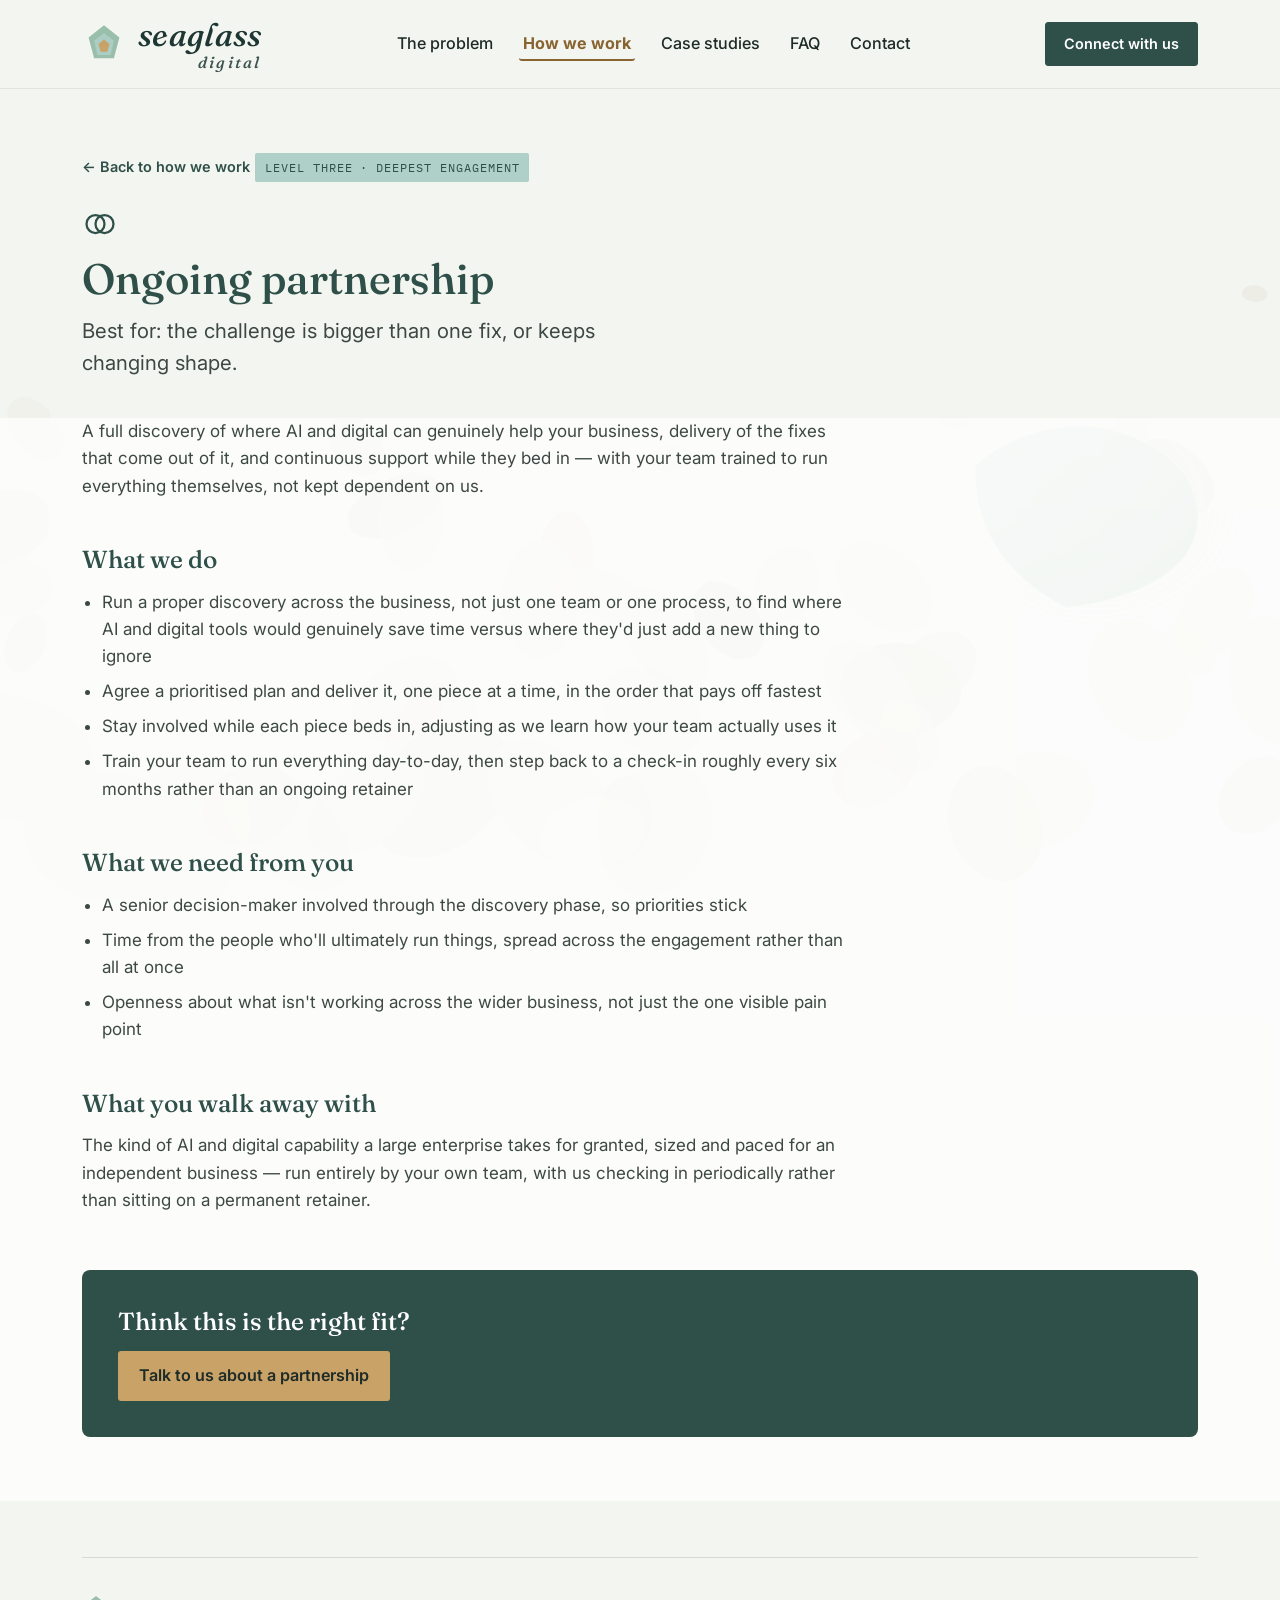
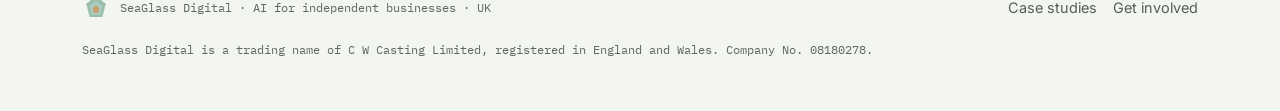
<file: how-we-work/ongoing-partnership.html>
<!DOCTYPE html>
<html lang="en-GB">
<head>
<!-- Google tag (gtag.js) -->
<script async src="https://www.googletagmanager.com/gtag/js?id=G-2JRQ0N7KGT"></script>
<script>
  window.dataLayer = window.dataLayer || [];
  function gtag(){dataLayer.push(arguments);}
  gtag('js', new Date());

  gtag('config', 'G-2JRQ0N7KGT');
</script>
<meta charset="UTF-8">
<meta name="viewport" content="width=device-width, initial-scale=1.0">
<title>Ongoing partnership - How we work - SeaGlass Digital</title>
<meta name="description" content="Full discovery of where AI and digital can help your business, delivery of the fix, continuous support while it beds in, and your team trained to run it themselves.">
<link rel="canonical" href="https://www.seaglassdigital.co.uk/how-we-work/ongoing-partnership.html">
<meta name="robots" content="index, follow">
<meta property="og:type" content="website">
<meta property="og:title" content="Ongoing partnership - SeaGlass Digital">
<meta property="og:description" content="Full discovery, delivery and continuous support, with your team trained to run everything themselves.">
<meta property="og:url" content="https://www.seaglassdigital.co.uk/how-we-work/ongoing-partnership.html">
<meta property="og:image" content="https://www.seaglassdigital.co.uk/assets/social-share.png">
<meta name="twitter:card" content="summary_large_image">
<script type="application/ld+json">
{
  "@context": "https://schema.org",
  "@type": "BreadcrumbList",
  "itemListElement": [
    { "@type": "ListItem", "position": 1, "name": "Home", "item": "https://www.seaglassdigital.co.uk/" },
    { "@type": "ListItem", "position": 2, "name": "How we work", "item": "https://www.seaglassdigital.co.uk/process.html" },
    { "@type": "ListItem", "position": 3, "name": "Ongoing partnership" }
  ]
}
</script>
<link rel="preconnect" href="https://fonts.googleapis.com">
<link rel="preconnect" href="https://fonts.gstatic.com" crossorigin>
<link href="https://fonts.googleapis.com/css2?family=Fraunces:ital,opsz,wght@0,9..144,400;0,9..144,500;1,9..144,500&family=Inter:wght@400;500;600&family=IBM+Plex+Mono:wght@400;600&display=swap" rel="stylesheet">
<link rel="icon" type="image/svg+xml" href="data:image/svg+xml,%3Csvg xmlns='http://www.w3.org/2000/svg' viewBox='0 0 40 40'%3E%3Cpolygon points='20,3 34,14 29,33 11,33 6,14' fill='%238FB8A4'/%3E%3Cpolygon points='20,10 29,17 26,30 14,30 11,17' fill='%23AFD0C9'/%3E%3Cpolygon points='20,16 25,20 23,27 17,27 15,20' fill='%23C9A268'/%3E%3C/svg%3E">
<link rel="icon" type="image/png" sizes="32x32" href="../assets/favicon-32x32.png">
<link rel="icon" type="image/png" sizes="16x16" href="../assets/favicon-16x16.png">
<link rel="apple-touch-icon" sizes="180x180" href="../assets/apple-touch-icon.png">
<link rel="shortcut icon" href="../favicon.ico">
<link rel="stylesheet" href="../assets/style.css">
</head>
<body>
<div class="page-bg" aria-hidden="true"></div>
<a href="#top" class="skip-link">Skip to main content</a>

<header class="site">
  <nav>
    <a href="../index.html" class="brand">
      <svg class="brand-mark" viewBox="0 0 40 40" fill="none" aria-hidden="true" focusable="false">
        <polygon points="20,3 34,14 29,33 11,33 6,14" fill="#8FB8A4" opacity="0.9"/>
        <polygon points="20,10 29,17 26,30 14,30 11,17" fill="#AFD0C9" opacity="0.85"/>
        <polygon points="20,16 25,20 23,27 17,27 15,20" fill="#C9A268"/>
      </svg>
      <span class="brand-word">seaglass<span class="brand-word-sub">digital</span></span>
    </a>
    <ul class="nav-links" id="nav-menu" role="list">
      <li><a href="../index.html#pain">The problem</a></li>
      <li><a href="../process.html" aria-current="page">How we work</a></li>
      <li><a href="../case-studies/index.html">Case studies</a></li>
      <li><a href="../faq.html">FAQ</a></li>
      <li><a href="../index.html#involve">Contact</a></li>
    </ul>
    <a class="nav-cta" href="../index.html#involve">Connect with us</a>
    <button type="button" class="nav-toggle-btn" id="nav-toggle-btn" aria-expanded="false" aria-controls="nav-menu" aria-label="Toggle menu">
      <span class="bar"></span><span class="bar"></span><span class="bar"></span>
    </button>
  </nav>
</header>

<main id="top">
  <section class="hero cs-hero">
    <div class="wrap">
      <a class="cs-back" href="../process.html">← Back to how we work</a>
      <span class="case-tag">Level three · Deepest engagement</span>
      <svg class="work-card-icon" viewBox="0 0 24 24" fill="none" stroke="currentColor" stroke-width="1.5" aria-hidden="true" focusable="false">
        <circle cx="9" cy="12" r="6"/><circle cx="15" cy="12" r="6"/>
      </svg>
      <h1>Ongoing partnership</h1>
      <p class="hero-subtitle">Best for: the challenge is bigger than one fix, or keeps changing shape.</p>
    </div>
  </section>

  <section class="cs-body">
    <div class="wrap">
      <p>A full discovery of where AI and digital can genuinely help your business, delivery of the fixes that come out of it, and continuous support while they bed in — with your team trained to run everything themselves, not kept dependent on us.</p>

      <h2>What we do</h2>
      <ul>
        <li>Run a proper discovery across the business, not just one team or one process, to find where AI and digital tools would genuinely save time versus where they'd just add a new thing to ignore</li>
        <li>Agree a prioritised plan and deliver it, one piece at a time, in the order that pays off fastest</li>
        <li>Stay involved while each piece beds in, adjusting as we learn how your team actually uses it</li>
        <li>Train your team to run everything day-to-day, then step back to a check-in roughly every six months rather than an ongoing retainer</li>
      </ul>

      <h2>What we need from you</h2>
      <ul>
        <li>A senior decision-maker involved through the discovery phase, so priorities stick</li>
        <li>Time from the people who'll ultimately run things, spread across the engagement rather than all at once</li>
        <li>Openness about what isn't working across the wider business, not just the one visible pain point</li>
      </ul>

      <h2>What you walk away with</h2>
      <p>The kind of AI and digital capability a large enterprise takes for granted, sized and paced for an independent business — run entirely by your own team, with us checking in periodically rather than sitting on a permanent retainer.</p>

      <div class="cs-cta">
        <h3>Think this is the right fit?</h3>
        <a class="btn btn-primary" href="mailto:richard@seaglassdigital.co.uk?subject=Explore an ongoing partnership">Talk to us about a partnership</a>
      </div>
    </div>
  </section>
</main>

<footer>
  <div class="wrap">
    <div class="foot-grid">
      <div class="foot-brand">
        <svg class="brand-mark" viewBox="0 0 40 40" fill="none" aria-hidden="true" focusable="false">
          <polygon points="20,3 34,14 29,33 11,33 6,14" fill="#8FB8A4" opacity="0.9"/>
          <polygon points="20,10 29,17 26,30 14,30 11,17" fill="#AFD0C9" opacity="0.85"/>
          <polygon points="20,16 25,20 23,27 17,27 15,20" fill="#C9A268"/>
        </svg>
        <span class="fine">SeaGlass Digital · AI for independent businesses · UK</span>
      </div>
      <ul class="foot-links" role="list">
        <li><a href="../case-studies/index.html">Case studies</a></li>
        <li><a href="../index.html#involve">Get involved</a></li>
      </ul>
    </div>
      <p class="foot-legal">SeaGlass Digital is a trading name of C W Casting Limited, registered in England and Wales. Company No. 08180278.</p>
  </div>
</footer>

<div class="mobile-cta-bar">
  <a class="btn btn-primary" href="mailto:richard@seaglassdigital.co.uk?subject=Explore an ongoing partnership">Talk to us</a>
</div>

<script>
  var navToggleBtn = document.getElementById('nav-toggle-btn');
  var navMenu = document.getElementById('nav-menu');
  if (navToggleBtn && navMenu) {
    navToggleBtn.addEventListener('click', function(){
      var isOpen = navToggleBtn.getAttribute('aria-expanded') === 'true';
      navToggleBtn.setAttribute('aria-expanded', String(!isOpen));
      navMenu.classList.toggle('nav-open', !isOpen);
    });
    navMenu.querySelectorAll('a').forEach(function(link){
      link.addEventListener('click', function(){
        navToggleBtn.setAttribute('aria-expanded', 'false');
        navMenu.classList.remove('nav-open');
      });
    });
    document.addEventListener('keydown', function(e){
      if (e.key === 'Escape' && navToggleBtn.getAttribute('aria-expanded') === 'true') {
        navToggleBtn.setAttribute('aria-expanded', 'false');
        navMenu.classList.remove('nav-open');
        navToggleBtn.focus();
      }
    });
  }
</script>

</body>
</html>
</file>
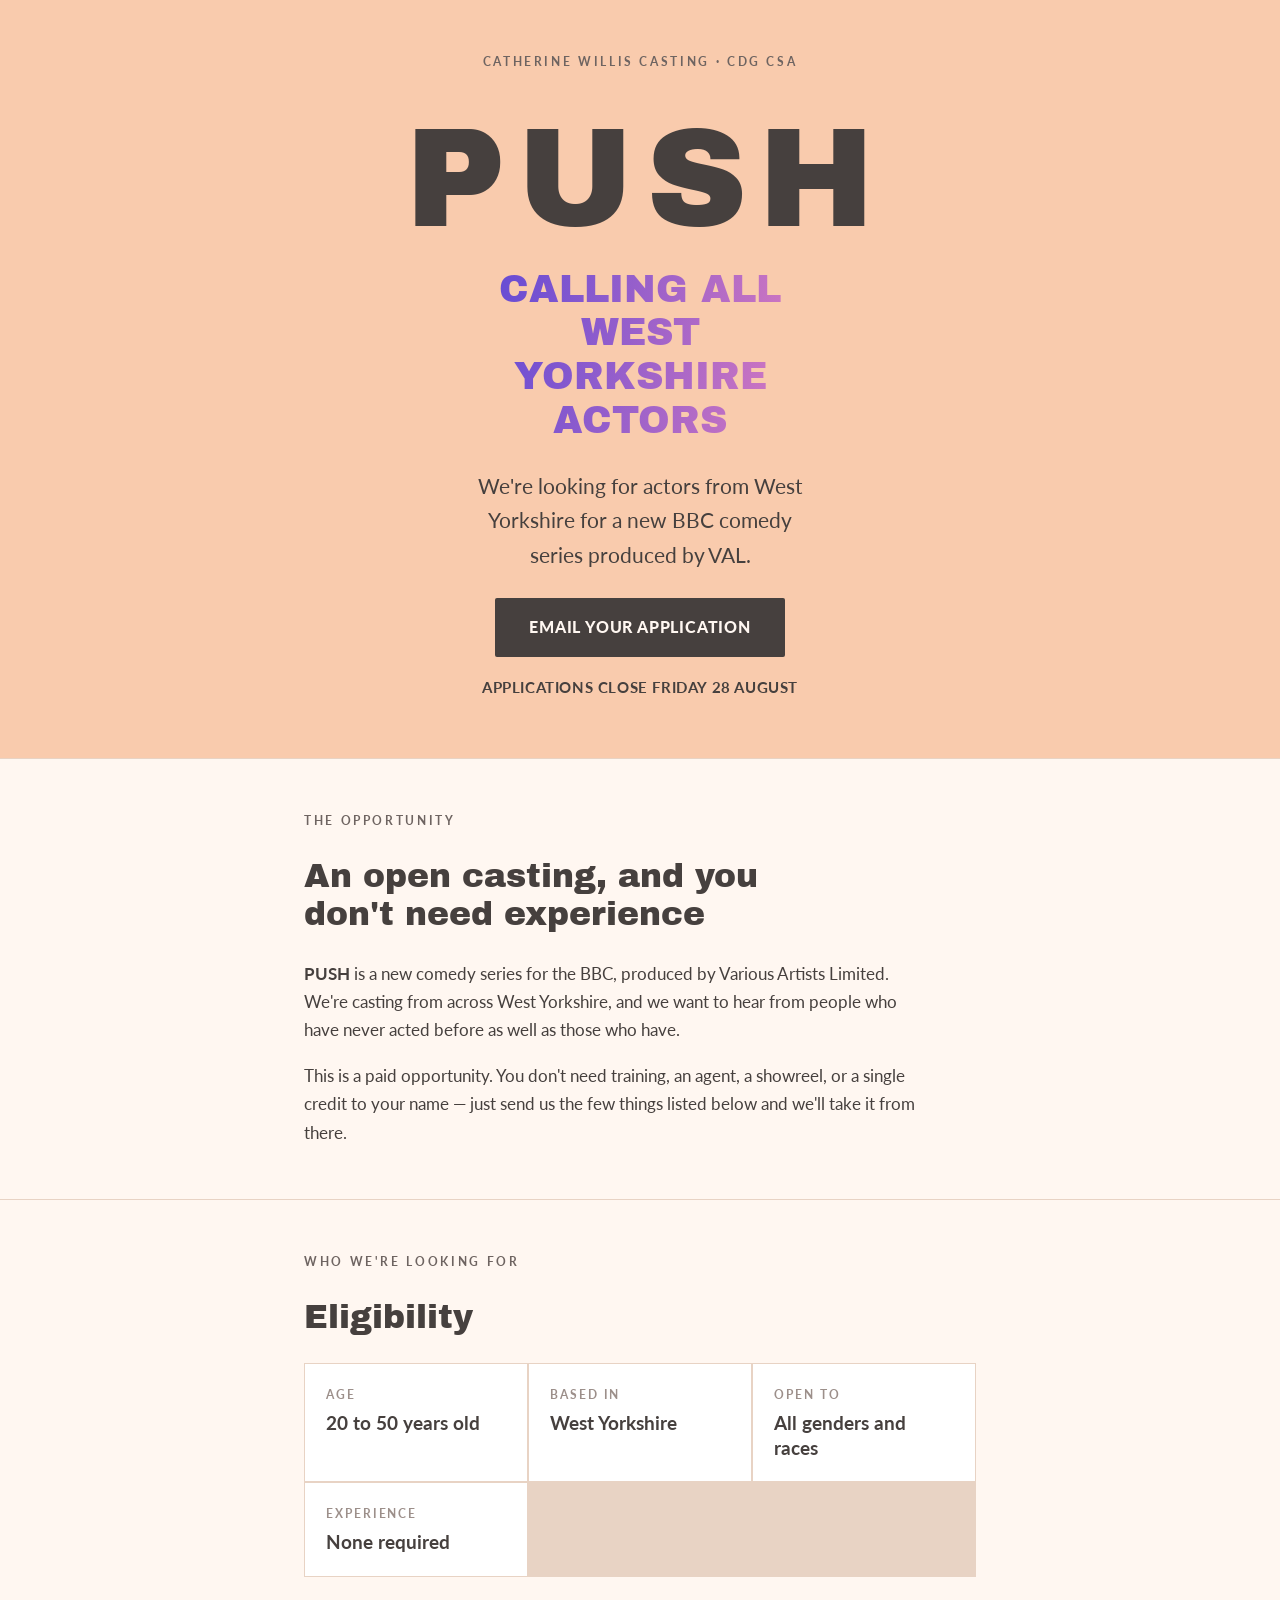
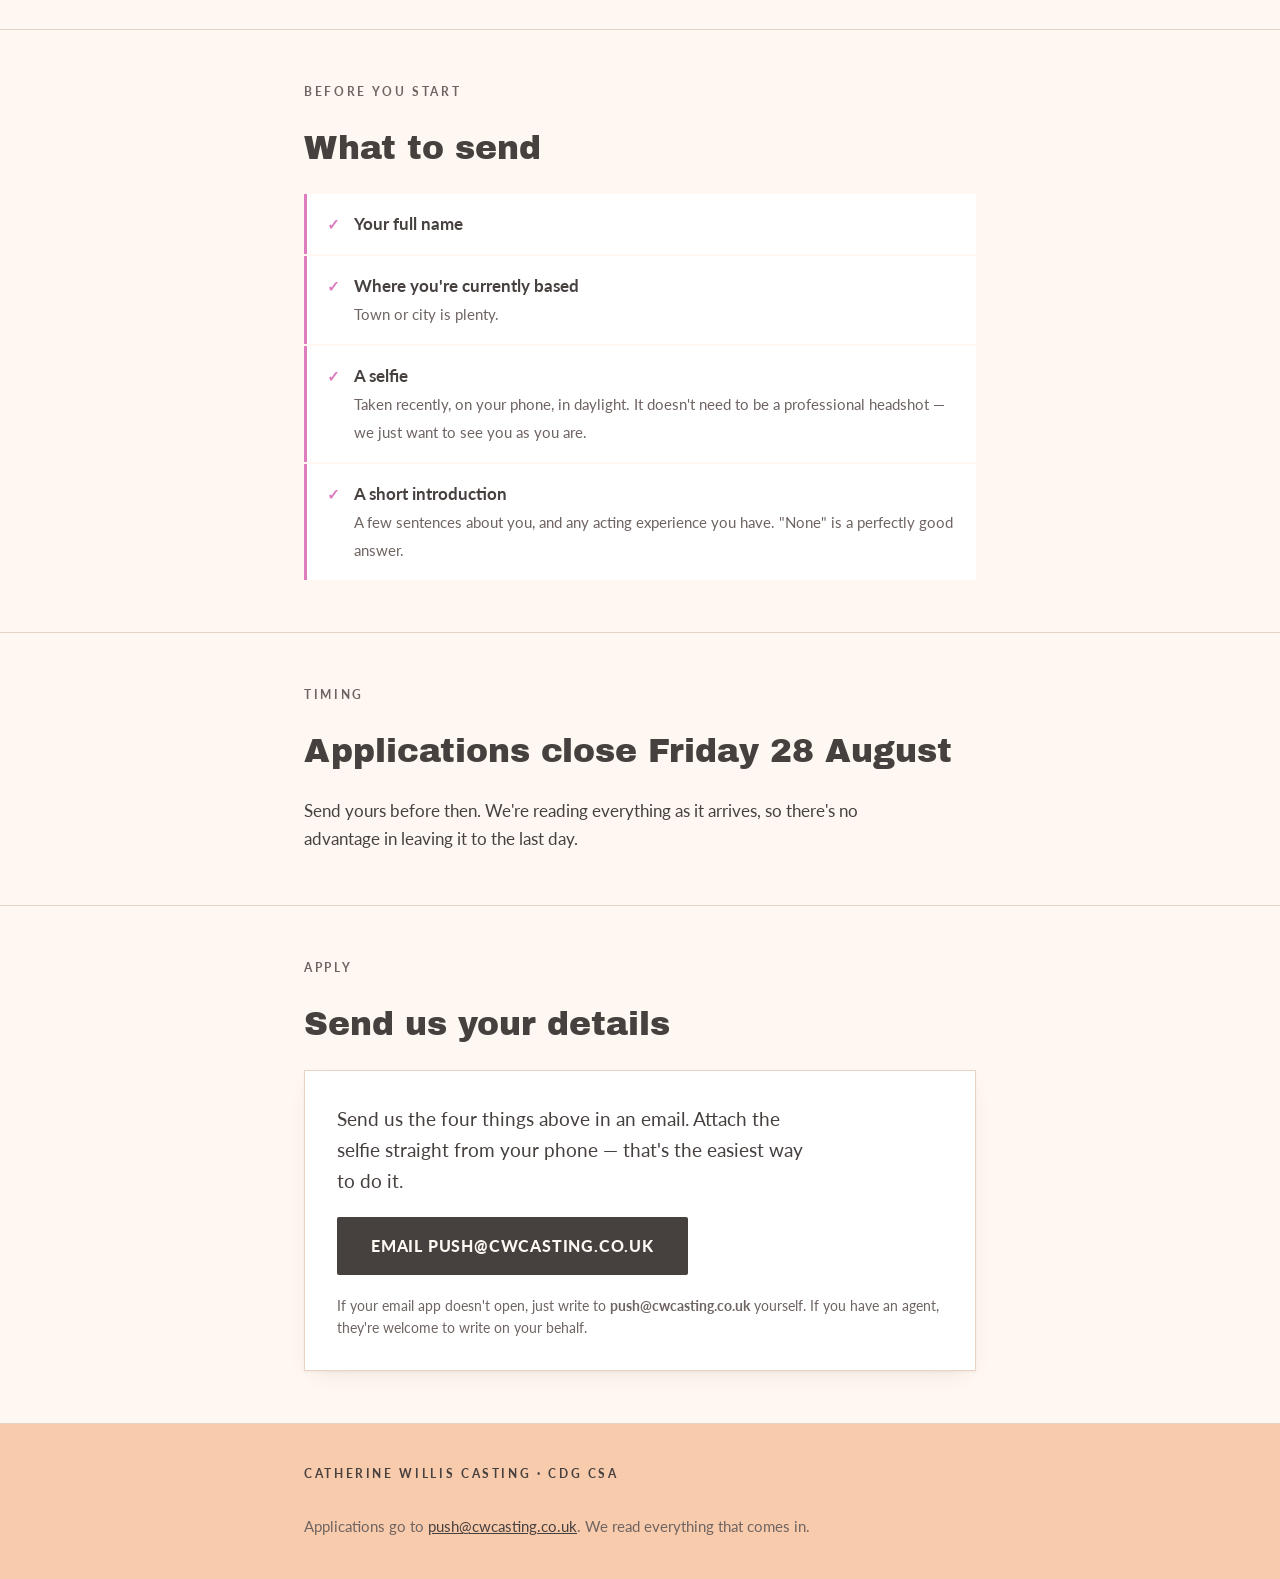
<file: wix-embed/push-casting-embed.html>
<!doctype html>
<html lang="en">
<head>
<meta charset="utf-8">
<meta name="viewport" content="width=device-width, initial-scale=1">
<link rel="preconnect" href="https://fonts.googleapis.com">
<link rel="preconnect" href="https://fonts.gstatic.com" crossorigin>
<link rel="stylesheet" href="https://fonts.googleapis.com/css2?family=Archivo+Black&family=Lato:wght@400;700;900&display=swap">
<style>
  /* Single light theme on purpose: this sits inside a Wix page that has one
     look, so following the visitor's OS dark mode would make the embed
     disagree with everything around it. */
  :root {
    --peach:      #F9CBAD;
    --cream:      #FFF7F1;
    --surface:    #FFFFFF;
    --ink:        #46403E;
    --ink-soft:   #6E6461;
    --ink-faint:  #9C8F8A;
    --violet:     #5B47D6;
    --blush:      #DD7CBE;
    --rule:       #E8D3C4;
  }

  * { box-sizing: border-box; }

  html, body {
    margin: 0;
    padding: 0;
    background: var(--cream);
    color: var(--ink);
    font-family: Lato, "Helvetica Neue", Helvetica, Arial, sans-serif;
    font-size: 17px;
    line-height: 1.65;
    -webkit-font-smoothing: antialiased;
  }

  .wrap { max-width: 720px; margin: 0 auto; padding: 0 24px; }
  h1, h2 { text-wrap: balance; margin: 0; }
  p { margin: 0 0 18px; }
  p:last-child { margin-bottom: 0; }
  .prose { max-width: 62ch; }

  .eyebrow {
    font-size: 12px; font-weight: 700; letter-spacing: .22em;
    text-transform: uppercase; color: var(--ink-soft);
  }

  /* Hero */
  .hero { background: var(--peach); padding: 52px 0 58px; border-bottom: 1px solid var(--rule); }
  .hero-inner { display: flex; flex-direction: column; gap: 26px; align-items: center; text-align: center; }

  .wordmark {
    font-family: "Archivo Black", Impact, "Arial Black", sans-serif;
    font-size: clamp(64px, 16vw, 140px);
    line-height: .9; letter-spacing: .08em; text-indent: .08em;
    font-weight: 400; color: var(--ink); margin: 0;
  }

  .calling {
    font-family: "Archivo Black", Impact, "Arial Black", sans-serif;
    font-size: clamp(23px, 5vw, 38px);
    line-height: 1.15; text-transform: uppercase; font-weight: 400;
    max-width: 14ch; margin: 0;
    background: linear-gradient(100deg, var(--violet), var(--blush));
    -webkit-background-clip: text; background-clip: text; color: transparent;
  }

  .hero-lede { font-size: clamp(18px, 2.4vw, 21px); max-width: 30ch; margin: 0; }

  .deadline {
    font-size: 15px; font-weight: 700; letter-spacing: .04em;
    text-transform: uppercase; margin: -8px 0 0;
  }

  /* Button — target="_top" on the links so mailto escapes the iframe */
  .btn {
    display: inline-block;
    font-size: 16px; font-weight: 900; letter-spacing: .05em;
    text-transform: uppercase; text-decoration: none;
    color: var(--cream); background: var(--ink);
    border-radius: 2px; padding: 16px 34px;
    transition: background .12s ease, transform .12s ease;
  }
  .btn:hover { background: var(--violet); transform: translateY(-1px); }
  .btn:focus-visible { outline: 3px solid var(--violet); outline-offset: 3px; }

  /* Sections */
  section { padding: 52px 0; }
  section + section { border-top: 1px solid var(--rule); }
  .sec-head { display: flex; flex-direction: column; gap: 10px; margin-bottom: 26px; }
  h2 {
    font-family: "Archivo Black", Impact, "Arial Black", sans-serif;
    font-size: clamp(25px, 4vw, 33px); line-height: 1.15; font-weight: 400;
  }

  /* Eligibility */
  .criteria {
    display: grid; grid-template-columns: repeat(auto-fit, minmax(200px, 1fr));
    gap: 2px; background: var(--rule); border: 1px solid var(--rule); margin: 0;
  }
  .crit { background: var(--surface); padding: 21px; display: flex; flex-direction: column; gap: 6px; }
  .crit dt { font-size: 12px; font-weight: 700; letter-spacing: .16em; text-transform: uppercase; color: var(--ink-faint); }
  .crit dd { margin: 0; font-size: 19px; font-weight: 700; line-height: 1.3; }

  /* Checklist */
  .checklist { list-style: none; margin: 0; padding: 0; display: flex; flex-direction: column; gap: 2px; }
  .checklist li {
    background: var(--surface); border-left: 3px solid var(--blush);
    padding: 16px 20px; display: grid; grid-template-columns: auto 1fr;
    gap: 14px; align-items: baseline;
  }
  .checklist .mark { color: var(--blush); font-weight: 900; font-size: 15px; }
  .checklist strong { display: block; }
  .checklist .note { color: var(--ink-soft); font-size: 15px; }

  /* Apply */
  .apply-panel {
    background: var(--surface); border: 1px solid var(--rule);
    box-shadow: 0 1px 2px rgba(70,64,62,.06), 0 8px 24px -12px rgba(70,64,62,.18);
    padding: 32px; display: flex; flex-direction: column; gap: 20px; align-items: flex-start;
  }
  @media (max-width: 560px) { .apply-panel { padding: 23px 21px; } }
  .apply-panel .lede { font-size: 19px; max-width: 44ch; margin: 0; }
  .fine-print { font-size: 14px; color: var(--ink-soft); line-height: 1.55; }

  /* Footer */
  footer { background: var(--peach); padding: 40px 0; border-top: 1px solid var(--rule); }
  footer .wrap { display: flex; flex-direction: column; gap: 12px; }
  footer p { font-size: 15px; color: var(--ink-soft); }
  a { color: var(--ink); }
  a:hover { color: var(--violet); }
  .sig { font-size: 12px; font-weight: 700; letter-spacing: .22em; text-transform: uppercase; color: var(--ink); }

  @media (prefers-reduced-motion: reduce) { * { transition: none !important; } }
</style>
</head>
<body>

<header class="hero">
  <div class="wrap hero-inner">
    <p class="eyebrow">Catherine Willis Casting &middot; CDG CSA</p>
    <h1 class="wordmark">PUSH</h1>
    <p class="calling">Calling all West Yorkshire actors</p>
    <p class="hero-lede">We're looking for actors from West Yorkshire for a new BBC comedy series produced by VAL.</p>
    <a class="btn" target="_top" href="mailto:push@cwcasting.co.uk?subject=PUSH%20open%20casting%20application">Email your application</a>
    <p class="deadline">Applications close <strong>Friday 28 August</strong></p>
  </div>
</header>

<main>
  <section>
    <div class="wrap">
      <div class="sec-head">
        <p class="eyebrow">The opportunity</p>
        <h2>An open casting, and you don't need experience</h2>
      </div>
      <div class="prose">
        <p><strong>PUSH</strong> is a new comedy series for the BBC, produced by Various Artists Limited. We're casting from across West Yorkshire, and we want to hear from people who have never acted before as well as those who have.</p>
        <p>This is a paid opportunity. You don't need training, an agent, a showreel, or a single credit to your name &mdash; just send us the few things listed below and we'll take it from there.</p>
      </div>
    </div>
  </section>

  <section>
    <div class="wrap">
      <div class="sec-head">
        <p class="eyebrow">Who we're looking for</p>
        <h2>Eligibility</h2>
      </div>
      <dl class="criteria">
        <div class="crit"><dt>Age</dt><dd>20 to 50 years old</dd></div>
        <div class="crit"><dt>Based in</dt><dd>West Yorkshire</dd></div>
        <div class="crit"><dt>Open to</dt><dd>All genders and races</dd></div>
        <div class="crit"><dt>Experience</dt><dd>None required</dd></div>
      </dl>
    </div>
  </section>

  <section>
    <div class="wrap">
      <div class="sec-head">
        <p class="eyebrow">Before you start</p>
        <h2>What to send</h2>
      </div>
      <ul class="checklist">
        <li><span class="mark">&#10003;</span><span><strong>Your full name</strong></span></li>
        <li><span class="mark">&#10003;</span><span><strong>Where you're currently based</strong><span class="note">Town or city is plenty.</span></span></li>
        <li><span class="mark">&#10003;</span><span><strong>A selfie</strong><span class="note">Taken recently, on your phone, in daylight. It doesn't need to be a professional headshot &mdash; we just want to see you as you are.</span></span></li>
        <li><span class="mark">&#10003;</span><span><strong>A short introduction</strong><span class="note">A few sentences about you, and any acting experience you have. "None" is a perfectly good answer.</span></span></li>
      </ul>
    </div>
  </section>

  <section>
    <div class="wrap">
      <div class="sec-head">
        <p class="eyebrow">Timing</p>
        <h2>Applications close Friday 28 August</h2>
      </div>
      <div class="prose">
        <p>Send yours before then. We're reading everything as it arrives, so there's no advantage in leaving it to the last day.</p>
      </div>
    </div>
  </section>

  <section>
    <div class="wrap">
      <div class="sec-head">
        <p class="eyebrow">Apply</p>
        <h2>Send us your details</h2>
      </div>
      <div class="apply-panel">
        <p class="lede">Send us the four things above in an email. Attach the selfie straight from your phone &mdash; that's the easiest way to do it.</p>
        <a class="btn" target="_top" href="mailto:push@cwcasting.co.uk?subject=PUSH%20open%20casting%20application">Email push@cwcasting.co.uk</a>
        <p class="fine-print">If your email app doesn't open, just write to <strong>push@cwcasting.co.uk</strong> yourself. If you have an agent, they're welcome to write on your behalf.</p>
      </div>
    </div>
  </section>
</main>

<footer>
  <div class="wrap">
    <p class="sig">Catherine Willis Casting &middot; CDG CSA</p>
    <p>Applications go to <a target="_top" href="mailto:push@cwcasting.co.uk?subject=PUSH%20open%20casting%20application">push@cwcasting.co.uk</a>. We read everything that comes in.</p>
  </div>
</footer>

<script>
  // Report our height to the Wix page so the HTML component can be resized to
  // fit. Without this the embed keeps whatever fixed height it was given in the
  // editor and the content scrolls inside its own little box.
  (function () {
    var last = 0;

    function report() {
      var h = Math.ceil(document.documentElement.getBoundingClientRect().height);
      if (h && Math.abs(h - last) > 2) {
        last = h;
        try { window.parent.postMessage({ type: 'pushCastingHeight', height: h }, '*'); } catch (e) {}
      }
    }

    if (window.ResizeObserver) {
      new ResizeObserver(report).observe(document.documentElement);
    }
    window.addEventListener('load', report);
    window.addEventListener('resize', report);
    // Webfonts land after first paint and change the height.
    if (document.fonts && document.fonts.ready) { document.fonts.ready.then(report); }
    setTimeout(report, 400);
    setTimeout(report, 1500);
    report();
  })();
</script>

</body>
</html>
</file>
<file: assets/style.css>
:root{
    --sand:        #F3F5F0;
    --sand-deep:   #E9ECE4;
    --ink:         #1E2B27;
    --sea-deep:    #2F4F49;
    --glass-green: #8FB8A4;
    --glass-aqua:  #AFD0C9;
    --glass-amber: #C9A268;
    --glass-amber-text: #876430;
    --glass-grey:  #B9C4BE;
    --white:       #FFFFFF;
    --error:       #A6483D;
    --radius-soft: 8px;
    --max: 1180px;
    --gap: 16px;
    --shadow-soft: 0 14px 30px -18px rgba(47,79,73,0.35);
    --shadow-soft-hover: 0 20px 36px -18px rgba(47,79,73,0.42);

    /* Type scale: ratio 1.2 ("minor third"), rounded to practical values.
       Every font-size in this file resolves to one of these steps,
       no ad hoc sizes. Base is 1rem = 17px (see html{} below), so the
       scale still honours a user's browser/OS text-size preference
       instead of being pinned to a hard pixel value. */
    --fs-2xs:  0.7rem;    /* ~12px: mono labels, eyebrows, tags */
    --fs-xs:   0.85rem;   /* ~14px: captions, secondary/meta text */
    --fs-sm:   0.95rem;   /* ~16px: dense UI text, nav links */
    --fs-base: 1rem;      /* 17px:  body copy */
    --fs-md:   1.2rem;    /* ~20px: lead paragraphs, sub-heads */
    --fs-lg:   1.45rem;   /* ~25px: card/component headings (h3) */
    --fs-xl:   1.75rem;   /* ~30px: section headings (h2) */
    --fs-2xl:  2.1rem;    /* ~36px: display h1 / hard numbers */
    --fs-3xl:  2.5rem;    /* ~42px: large page-hero h1 */

    --lh-tight: 1.1;      /* large display type only */
    --lh-heading: 1.25;   /* headings under --fs-xl: room to wrap */
    --lh-body: 1.6;       /* running text */
  }

  *{ box-sizing:border-box; }
  html{ font-size:106.25%; scroll-behavior:smooth; } /* 1rem = 17px at default browser zoom, but still scales with user font-size prefs */
  body{
    margin:0;
    background:var(--sand);
    color:var(--ink);
    font-family:'Inter', sans-serif;
    font-size:var(--fs-base);
    line-height:var(--lh-body);
    -webkit-font-smoothing:antialiased;
  }
  .page-bg{
    position:fixed; inset:0; z-index:-1; pointer-events:none;
    opacity:0.25;
    background-image:url("pebble-bg.svg");
    background-repeat:no-repeat;
    background-size:cover;
    background-position:center top;
  }
  @media (prefers-reduced-motion: reduce){
    html{ scroll-behavior:auto; }
    *{ animation-duration:0.001ms !important; transition-duration:0.001ms !important; }
  }

  h1,h2,h3{
    font-family:'Fraunces', serif;
    font-weight:500;
    line-height:var(--lh-heading);
    margin:0;
    color:var(--sea-deep);
  }
  h1{ font-size:var(--fs-2xl); line-height:var(--lh-tight); }
  h2{ font-size:var(--fs-xl); }
  h3{ font-size:var(--fs-lg); }
  .eyebrow{
    font-family:'IBM Plex Mono', monospace;
    font-size:var(--fs-2xs);
    letter-spacing:0.14em;
    text-transform:uppercase;
    color:var(--sea-deep);
    opacity:0.8;
    display:block;
    margin-bottom:14px;
  }
  a{ color:inherit; }
  img,svg{ display:block; max-width:100%; }
  .wrap{ max-width:var(--max); margin:0 auto; padding:0 32px; }
  section{ padding:64px 0; background:rgba(255,255,255,0.72); }
  @media (max-width:720px){
    section{ padding:28px 0; }
    .wrap{ padding:0 20px; }
    body{ padding-bottom:68px; } /* room for the sticky mobile CTA bar */
    .how-we-work{ padding:26px 0; }
    .hero p.hero-subtitle{ margin:8px 0 0; }
  }

  /* ---------- STICKY MOBILE CTA ---------- */
  .mobile-cta-bar{
    display:none;
  }
  @media (max-width:760px){
    .mobile-cta-bar{
      display:flex; position:fixed; left:0; right:0; bottom:0; z-index:45;
      background:rgba(243,245,240,0.94);
      backdrop-filter:blur(10px); -webkit-backdrop-filter:blur(10px);
      border-top:1px solid rgba(47,79,73,0.15);
      padding:12px 20px;
      box-shadow:0 -8px 20px -12px rgba(47,79,73,0.25);
    }
    .mobile-cta-bar .btn{
      width:100%; justify-content:center; padding:14px 20px; font-size:var(--fs-base);
    }
  }

  a:focus-visible, button:focus-visible{
    outline:2px solid var(--sea-deep);
    outline-offset:3px;
  }

  .skip-link{
    position:absolute; left:-9999px; top:0;
    background:var(--sea-deep); color:var(--white);
    padding:12px 20px; z-index:100; border-radius:0 0 4px 0;
    font-size:var(--fs-sm); font-weight:600; text-decoration:none;
  }
  .skip-link:focus{
    left:0;
  }

  /* ---------- NAV ---------- */
  header.site{
    position:sticky; top:0; z-index:50;
    background:rgba(243,245,240,0.86);
    backdrop-filter:blur(10px);
    -webkit-backdrop-filter:blur(10px);
    border-bottom:1px solid rgba(47,79,73,0.1);
  }
  /* On pages with a hero (home): float the nav over the hero panel itself
     instead of stacking a separate bar above it, so the nav no longer adds
     its own row of height before the hero, a standard overlaid-nav pattern.
     The translucent, blurred background keeps text legible over any image
     behind it without needing separate light/dark nav variants. */
  body.has-hero header.site{
    position:absolute; top:0; left:0; right:0; border-bottom:none;
  }
  nav{
    max-width:var(--max); margin:0 auto; padding:18px 32px;
    display:flex; align-items:center; justify-content:space-between;
    position:relative;
  }
  .brand{
    display:flex; align-items:center; gap:12px; text-decoration:none;
    border-radius:4px; padding:4px; margin:-4px;
    transition:background 0.15s ease;
  }
  .brand:hover, .brand:focus-visible{ background:rgba(47,79,73,0.08); }
  .brand:hover .brand-word, .brand:focus-visible .brand-word{ text-decoration:underline; text-decoration-color:var(--glass-amber); text-decoration-thickness:2px; text-underline-offset:3px; }
  .brand-mark{ width:44px; height:44px; }
  .brand-word{
    /* Logo/wordmark: an identity element, deliberately outside the
       content type scale (same convention as sizing a brand mark in px). */
    font-family:'Fraunces', serif; font-style:italic; font-weight:500;
    font-size:1.9rem; color:#1E3733; letter-spacing:0.01em; line-height:1;
    white-space:nowrap;
    display:flex; flex-direction:column; align-items:flex-end;
  }
  .brand-word-sub{
    display:block;
    font-size:0.5em;
    font-weight:500;
    letter-spacing:0.14em;
    line-height:1;
    margin-top:0.22em;
    opacity:0.85;
  }
  .nav-links{ display:flex; gap:30px; list-style:none; margin:0; padding:0; }
  .nav-links a{
    text-decoration:none; font-size:var(--fs-sm); font-weight:500; color:var(--ink);
    padding:6px 4px; margin:0 -4px; border-radius:3px;
    border-bottom:2px solid transparent;
    transition:color 0.15s ease, border-bottom-color 0.15s ease, background 0.15s ease, font-weight 0.15s ease;
  }
  .nav-links a:hover, .nav-links a:focus-visible{
    color:var(--sea-deep); font-weight:700;
    background:rgba(143,184,164,0.22); border-bottom-color:var(--glass-amber-text);
  }
  .nav-links a[aria-current="page"],
  .nav-links a.nav-current{
    color:var(--glass-amber-text); font-weight:700; border-bottom-color:var(--glass-amber-text);
  }
  .nav-cta{
    background:var(--sea-deep); color:var(--white); padding:9px 18px;
    border-radius:3px; text-decoration:none; font-size:var(--fs-xs); font-weight:600;
    border:1px solid var(--sea-deep);
    transition:background 0.15s ease, border-color 0.15s ease, transform 0.15s ease, box-shadow 0.15s ease;
  }
  .nav-cta:hover, .nav-cta:focus-visible{
    background:#16221F; border-color:#16221F; transform:translateY(-1px);
    box-shadow:0 6px 16px -6px rgba(30,43,39,0.55);
  }

  /* Mobile nav toggle (accessible button, JS-driven) */
  .nav-toggle-btn{
    display:none; flex-direction:column; justify-content:center; align-items:center; gap:5px;
    cursor:pointer; min-width:44px; min-height:44px; margin-left:14px; -webkit-tap-highlight-color:transparent;
    background:none; border:2px solid transparent; border-radius:4px;
    transition:background 0.15s ease, border-color 0.15s ease;
  }
  .nav-toggle-btn:hover, .nav-toggle-btn:focus-visible{
    background:rgba(47,79,73,0.14); border-color:rgba(47,79,73,0.3);
  }
  .nav-toggle-btn .bar{
    width:22px; height:2px; background:var(--sea-deep); display:block; border-radius:1px;
    transition:transform 0.2s ease, opacity 0.2s ease, background 0.15s ease;
  }
  .nav-toggle-btn:hover .bar, .nav-toggle-btn:focus-visible .bar{ background:var(--glass-amber-text); }

  @media (max-width:760px){
    .nav-toggle-btn{ display:flex; }
    .nav-links{
      position:absolute; top:100%; left:0; right:0;
      flex-direction:column; gap:2px;
      background:var(--sand); border-bottom:1px solid rgba(47,79,73,0.12);
      padding:8px 22px 20px; margin:0;
      box-shadow:0 16px 24px -18px rgba(47,79,73,0.3);
      opacity:0; pointer-events:none; transform:translateY(-6px);
      transition:opacity 0.2s ease, transform 0.2s ease;
    }
    .nav-links a{
      padding:14px 12px; margin:0 -12px; border-bottom:1px solid rgba(47,79,73,0.08); font-size:var(--fs-base);
      border-radius:4px;
    }
    .nav-links a:hover, .nav-links a:focus-visible{ background:rgba(143,184,164,0.28); }
    .nav-links.nav-open{
      opacity:1; pointer-events:auto; transform:translateY(0);
    }
    .nav-toggle-btn[aria-expanded="true"] .bar:nth-child(1){ transform:translateY(7px) rotate(45deg); }
    .nav-toggle-btn[aria-expanded="true"] .bar:nth-child(2){ opacity:0; }
    .nav-toggle-btn[aria-expanded="true"] .bar:nth-child(3){ transform:translateY(-7px) rotate(-45deg); }
    .brand-mark{ width:38px; height:38px; }
    .brand-word{ font-size:1.5rem; align-items:center; }
    .brand-word-sub{ letter-spacing:0.1em; }
    .nav-cta{ display:none; }
  }

  @media (max-width:380px){
    .brand-mark{ width:34px; height:34px; }
    .brand-word{ font-size:1.3rem; }
    .brand{ gap:9px; }
  }

  /* Landscape phones: short viewport, so keep the header shallow */
  @media (max-width:900px) and (orientation:landscape) and (max-height:500px){
    nav{ padding:10px 20px; }
    .brand-mark{ width:32px; height:32px; }
    .brand-word{ font-size:1.25rem; align-items:center; }
    .brand-word-sub{ letter-spacing:0.1em; }
    .nav-links{ max-height:70vh; overflow-y:auto; }
  }

  /* ---------- HERO ROTATOR: 4 full-height slides, auto-rotating ---------- */
  /* Each slide is a full-height square photo with an opaque text panel
     overlaid on the left: the panel is near-solid (not a light tint)
     specifically so body text stays high-contrast/AA-compliant
     regardless of what's underneath it in the image. */
  .hero{
    padding:0; overflow:hidden; position:relative;
    max-width:var(--max); margin:0 auto; background:var(--sand);
  }
  .hero-slides{ position:relative; }
  .visually-hidden{
    position:absolute; width:1px; height:1px; padding:0; margin:-1px;
    overflow:hidden; clip:rect(0,0,0,0); white-space:nowrap; border:0;
  }


  /* Only the active slide ever renders, true regardless of whether JS
     has run yet, so panels always rotate in place via the nav controls
     and never stack on top of each other (e.g. on first paint, or if
     the enhancement script is slow/blocked). JS's job is just to move
     the .is-active class and wire up the controls below. */
  .hero-slide:not(.is-active){ display:none; }
  .hero-slide.is-active{ display:flex; }
  .hero.is-carousel .hero-slide.is-active{ animation:hero-fade-in 0.5s ease; }
  @keyframes hero-fade-in{
    from{ opacity:0; transform:translateY(6px); } to{ opacity:1; transform:translateY(0); }
  }

  .hero-banner{
    position:relative; min-height:0; width:100%;
    display:flex; align-items:stretch;
  }
  .hero-media{
    position:absolute; inset:0; z-index:0;
    -webkit-mask-image:linear-gradient(to right, transparent 0, black 6%, black 94%, transparent 100%);
    mask-image:linear-gradient(to right, transparent 0, black 6%, black 94%, transparent 100%);
  }
  .hero-media img{ width:100%; height:100%; object-fit:cover; display:block; }
  .hero-copy{
    position:relative; z-index:1;
    width:min(48%, 560px); min-width:340px;
    background:rgba(255,255,255,0.96);
    padding:56px 44px;
    display:flex; flex-direction:column; justify-content:center;
    box-shadow:24px 0 48px -24px rgba(30,43,39,0.35);
  }
  /* Clears the floating overlaid nav (body.has-hero header.site) so the
     eyebrow/heading never render underneath it. */
  body.has-hero .hero-copy{ padding-top:132px; }
  .hero h1, .hero-copy h2{ font-size:clamp(var(--fs-2xl), 3.2vw, var(--fs-3xl)); line-height:var(--lh-tight); }
  .hero p.hero-subtitle{
    font-size:var(--fs-md); line-height:1.55; max-width:46ch; margin:12px 0 0; color:var(--ink); opacity:0.85;
  }
  .btn-row{ display:flex; gap:14px; flex-wrap:wrap; margin-top:22px; }
  .btn{
    display:inline-flex; align-items:center; gap:8px;
    padding:11px 20px; border-radius:3px; text-decoration:none;
    font-weight:600; font-size:var(--fs-sm); border:1px solid transparent;
  }
  .btn-primary{ background:var(--glass-amber); color:var(--ink); }
  .btn-primary:hover{ background:#bb9257; }
  .btn-ghost{ border-color:var(--sea-deep); color:var(--sea-deep); }
  .btn-ghost:hover{ background:rgba(47,79,73,0.06); }

  /* Controls: a single set, positioned over the bottom of the text panel */
  .hero-controls{ display:none; }
  .hero.is-carousel .hero-controls{
    display:flex; align-items:center; gap:14px;
    position:absolute; z-index:2; left:44px; bottom:28px;
  }
  .hero-arrow, .hero-toggle{
    background:rgba(255,255,255,0.9); border:1px solid rgba(47,79,73,0.25); color:var(--sea-deep);
    width:34px; height:34px; border-radius:50%; flex:none;
    display:inline-flex; align-items:center; justify-content:center;
    cursor:pointer; transition:background 0.15s ease, border-color 0.15s ease;
  }
  .hero-arrow:hover, .hero-arrow:focus-visible,
  .hero-toggle:hover, .hero-toggle:focus-visible{
    background:rgba(143,184,164,0.3); border-color:var(--sea-deep);
  }
  .hero-arrow svg{ width:16px; height:16px; }
  .hero-dots{ display:flex; gap:8px; }
  .hero-dot{
    width:9px; height:9px; border-radius:50%; border:1px solid var(--sea-deep);
    background:transparent; padding:0; cursor:pointer;
  }
  .hero-dot.is-active{ background:var(--sea-deep); }
  .hero-toggle svg{ width:14px; height:14px; }
  .hero-toggle .icon-play{ display:none; }
  .hero-toggle[aria-pressed="true"] .icon-pause{ display:none; }
  .hero-toggle[aria-pressed="true"] .icon-play{ display:block; }

  @media (max-width:900px){
    .hero-banner{ min-height:0; display:block; }
    .hero.is-carousel .hero-banner{ position:relative; }
    .hero.is-carousel .hero-slide.is-active{ display:block; }
    .hero-media{ display:none; }
    .hero-copy{
      position:static; width:auto; min-width:0; box-shadow:none;
      padding:28px 20px 76px; background:var(--sand);
    }
    body.has-hero .hero-copy{ padding-top:96px; }
    .hero.is-carousel .hero-controls{
      left:0; right:0; bottom:16px; justify-content:space-between; padding:0 16px;
    }
    .hero-dots, .hero-toggle{ display:none; }
    .hero-arrow{
      width:48px; height:48px;
      box-shadow:0 8px 20px rgba(47,79,73,0.2);
    }
    .hero-arrow svg{ width:22px; height:22px; }
  }

  /* ---------- HOW WE WORK (three engagement cards, full detail on /process.html) ---------- */
  .how-we-work{
    padding:64px 0;
    background:var(--glass-aqua);
  }
  .how-we-work-lede{
    font-size:var(--fs-md); line-height:1.55; opacity:0.85; max-width:62ch; margin:0 0 32px;
  }
  .work-cards{ display:grid; grid-template-columns:repeat(3,1fr); gap:var(--gap); }
  @media (max-width:900px){ .work-cards{ grid-template-columns:1fr; } }
  .work-card{
    display:flex; flex-direction:column; overflow:hidden;
    text-decoration:none; color:inherit;
    background:var(--white); border:1.5px solid rgba(47,79,73,0.4);
    border-radius:var(--radius-soft);
    transition:box-shadow 0.15s ease, border-color 0.15s ease;
  }
  .work-card:hover, .work-card:focus-visible{
    box-shadow:var(--shadow-soft-hover); border-color:var(--sea-deep);
  }
  .work-card-icon{ width:36px; height:36px; color:var(--sea-deep); margin-bottom:14px; }
  .work-card-image{ display:block; width:100%; height:auto; }
  .work-card-body{
    flex:1; min-height:0; display:flex; flex-direction:column;
    align-items:center; text-align:center;
    padding:20px 24px 26px;
  }
  .work-card h3{ margin:0 0 8px; font-size:1.6rem; }
  .work-card-link{ margin-top:auto; padding-top:14px; font-weight:600; font-size:var(--fs-sm); color:var(--sea-deep); }

  /* Below 640px, cards go from a tall stack (full-width image, then
     centred text underneath) to a compact centred layout: a small
     thumbnail and heading centred together, with the link as its own
     full-width row underneath, set off by a divider. The icon is
     dropped at this size, it's redundant next to the heading once space
     is this tight. min-width:0 on the body is load-bearing: without it
     a flex child refuses to shrink below its text's natural width and
     the heading pushes the card wider than the screen instead of
     wrapping. */
  @media (max-width:640px){
    .work-card{ flex-direction:column; align-items:center; text-align:center; }
    .work-card-image{ width:64px; height:64px; margin-top:20px; object-fit:cover; border-radius:4px; }
    .work-card-icon{ display:none; }
    .work-card-body{
      width:100%; flex:1; min-width:0;
      align-items:center; text-align:center;
      padding:12px 20px 0;
    }
    .work-card h3{ font-size:1.15rem; margin:0 0 4px; }
    .work-card-link{
      display:block; width:100%; margin-top:14px; padding:14px 20px;
      border-top:1px solid rgba(47,79,73,0.15);
    }
  }

  /* ---------- PAIN + OUTCOME, MERGED ----------
     One section carries both the recognisable-jobs list and the
     savings/growth payoff, so a reader gets problem and outcome in a
     single scan instead of two separate text blocks. The pain items are
     deliberately generic: these are the shapes admin takes in almost any
     small business, so a reader identifies with the job rather than
     needing their trade named. */
  .pain{ background:var(--sand-deep); }
  .pain-line{
    font-family:'Fraunces', serif; font-weight:500; color:var(--sea-deep);
    font-size:clamp(var(--fs-xl), 2.6vw, var(--fs-2xl)); line-height:1.4; max-width:38ch; margin:0;
  }
  .pain-tags{
    list-style:none; margin:26px 0 0; padding:0;
    display:flex; flex-wrap:wrap; gap:10px 12px; max-width:76ch;
  }
  .pain-tags li{
    display:inline-flex; align-items:center; gap:8px;
    background:rgba(255,255,255,0.7); border:1px solid rgba(47,79,73,0.25);
    border-radius:999px; padding:8px 14px 8px 10px;
    font-size:var(--fs-sm); color:var(--ink); opacity:0.9;
  }
  .pain-tag-icon{ width:16px; height:16px; flex-shrink:0; color:var(--sea-deep); }

  .pillars-compact{ margin-top:40px; padding-top:32px; border-top:1px solid rgba(47,79,73,0.15); }
  .pillars-compact-heading{ font-weight:700; font-size:var(--fs-lg); margin:0 0 18px; color:var(--sea-deep); }
  .pillars{ display:grid; grid-template-columns:1fr 1fr; gap:var(--gap); }
  @media (max-width:700px){ .pillars{ grid-template-columns:1fr; } }
  .pillar{
    display:flex; align-items:flex-start; gap:16px;
    background:rgba(255,255,255,0.7); border:1.5px solid rgba(47,79,73,0.4);
    border-radius:var(--radius-soft); padding:20px 22px;
  }
  .pillar-icon{ width:34px; height:34px; flex-shrink:0; margin-top:2px; color:var(--sea-deep); }
  .pillar-body h4{ font-weight:700; margin:0 0 8px; font-size:var(--fs-md); }
  .pillar-body p{ font-size:var(--fs-sm); line-height:1.55; opacity:0.85; margin:0; }

  @media (max-width:700px){
    .pillar{ flex-direction:column; align-items:center; text-align:center; }
    .pillar-icon{ margin-top:0; }
  }

  .pain .btn-row{ margin-top:28px; }

  /* ---------- SECTION HEADING (promoted from the small eyebrow label to a
     full heading, used where a section has no separate, bigger headline) ---------- */
  .section-heading{
    font-weight:700; font-size:clamp(var(--fs-xl), 2.6vw, var(--fs-2xl)); margin-bottom:8px;
  }

  /* ---------- CASE STUDY / PROOF ---------- */
  .case{ }
  .case-lede{ font-size:var(--fs-md); line-height:1.55; max-width:66ch; opacity:0.85; margin:0 0 30px; }
  .proof-stats{
    display:flex; gap:40px; flex-wrap:wrap; margin:0 0 36px;
    padding:26px 0; border-top:1px solid rgba(47,79,73,0.15); border-bottom:1px solid rgba(47,79,73,0.15);
  }
  .proof-stats div strong{ display:block; font-family:'Fraunces',serif; font-size:var(--fs-3xl); line-height:var(--lh-tight); color:var(--glass-amber-text); }
  .proof-stats div span{ font-size:var(--fs-sm); opacity:0.75; }

  /* Reads the enterprise numbers back down to size, so they land as
     reassurance rather than as a business the reader can't afford. */
  .proof-stats:has(+ .proof-bridge){ margin-bottom:18px; }
  .proof-bridge{
    font-family:'Fraunces', serif; font-weight:500;
    font-size:var(--fs-md); line-height:1.4; color:var(--sea-deep);
    margin:0 0 34px;
  }
  .case-grid{ display:grid; grid-template-columns:repeat(3,1fr); gap:var(--gap); }
  @media (max-width:900px){ .case-grid{ grid-template-columns:1fr; } }
  .case-mini{
    display:block; text-decoration:none; color:inherit;
    background:rgba(255,255,255,0.7);
    backdrop-filter:blur(6px); -webkit-backdrop-filter:blur(6px);
    border:1px solid rgba(255,255,255,0.8);
    border-radius:var(--radius-soft); padding:28px 26px;
    box-shadow:var(--shadow-soft);
    transition:transform 0.2s ease, box-shadow 0.2s ease;
    max-width:640px;
  }
  .case-mini:hover{
    transform:translateY(-4px);
    box-shadow:var(--shadow-soft-hover);
  }
  .case-mini h3{ margin:14px 0 10px; }
  .case-mini p{ font-size:var(--fs-xs); line-height:1.5; opacity:0.78; margin:0 0 16px; }
  .case-link{
    font-family:'IBM Plex Mono',monospace; font-size:var(--fs-xs); letter-spacing:0.02em;
    color:var(--glass-amber-text); font-weight:500;
  }
  .case-tag{
    display:inline-block; font-family:'IBM Plex Mono',monospace; font-size:var(--fs-2xs);
    letter-spacing:0.08em; text-transform:uppercase; color:var(--sea-deep);
    background:var(--glass-aqua); padding:5px 10px; border-radius:2px; margin-bottom:18px;
  }
  .case-all-link{ display:inline-block; margin-top:22px; font-weight:600; font-size:var(--fs-sm); color:var(--sea-deep); text-decoration:none; }
  .case-all-link:hover{ text-decoration:underline; }

  /* ---------- FAQ ---------- */
  .faq-intro{
    max-width:760px; margin:0 auto 40px;
    display:flex; align-items:center; justify-content:space-between; flex-wrap:wrap; gap:20px;
  }
  .faq-intro p{ margin:0; max-width:52ch; font-size:var(--fs-base); color:var(--ink); opacity:0.85; }
  .faq-intro .btn{ flex-shrink:0; }
  @media (max-width:640px){
    .faq-intro{ flex-direction:column; align-items:flex-start; margin-bottom:28px; }
  }
  .faq-list{ max-width:760px; margin:0 auto; display:flex; flex-direction:column; gap:12px; }
  .faq-item{
    background:var(--white);
    border:1px solid rgba(47,79,73,0.12);
    border-radius:var(--radius-soft);
    overflow:hidden;
  }
  .faq-item summary{
    display:flex; align-items:center; justify-content:space-between; gap:16px;
    padding:20px 24px; cursor:pointer; min-height:44px;
    font-family:'Fraunces', serif; font-weight:500; font-size:var(--fs-md); line-height:1.35;
    color:var(--sea-deep); list-style:none;
  }
  .faq-item summary::-webkit-details-marker{ display:none; }
  .faq-item summary::marker{ content:""; }
  .faq-item summary:hover{ background:rgba(143,184,164,0.08); }
  .faq-item summary:focus-visible{ outline:2px solid var(--sea-deep); outline-offset:-2px; }
  .faq-chevron{ width:18px; height:18px; flex-shrink:0; color:var(--glass-amber-text); transition:transform 0.25s ease; }
  .faq-item[open] .faq-chevron{ transform:rotate(180deg); }
  .faq-answer{ padding:0 24px 22px; }
  .faq-answer p{ margin:0; font-size:var(--fs-base); line-height:1.65; color:var(--ink); opacity:0.85; max-width:66ch; }
  @media (max-width:640px){
    .faq-item summary{ padding:16px 18px; }
    .faq-answer{ padding:0 18px 18px; }
  }

  /* ---------- GET INVOLVED ---------- */
  .involve{ background:var(--sea-deep); text-align:center; }
  .involve .wrap{ max-width:640px; }
  .involve h2{ color:var(--white); font-size:clamp(var(--fs-xl),2.8vw,var(--fs-2xl)); margin-bottom:14px; }
  .involve p{ color:var(--white); opacity:0.88; font-size:var(--fs-md); line-height:1.5; margin:0 0 26px; }
  .involve .btn-row{ justify-content:center; margin-top:0; }
  .involve .btn-ghost{ border-color:rgba(255,255,255,0.5); color:var(--white); }
  .involve .btn-ghost:hover{ background:rgba(255,255,255,0.1); }

  /* ---------- FOOTER ---------- */
  footer{ padding:56px 0 40px; }
  .foot-grid{
    display:flex; justify-content:space-between; align-items:flex-end; flex-wrap:wrap; gap:var(--gap);
    border-top:1px solid rgba(47,79,73,0.15); padding-top:36px;
  }
  .foot-brand{ display:flex; align-items:center; gap:10px; }
  .foot-brand .brand-mark{ width:28px; height:28px; }
  footer .fine{ font-family:'IBM Plex Mono',monospace; font-size:var(--fs-2xs); opacity:0.7; }
  .foot-links{ display:flex; gap:var(--gap); list-style:none; margin:0; padding:0; }
  .foot-links a{ text-decoration:none; font-size:var(--fs-xs); opacity:0.75; }
  .foot-links a:hover{ opacity:1; }
  .foot-legal{ font-family:'IBM Plex Mono',monospace; font-size:var(--fs-2xs); opacity:0.7; margin-top:18px; }

/* ---------- CASE STUDY DETAIL PAGE ---------- */
.cs-hero{ padding:64px 0 40px; }
.cs-hero:has(+ .faq){ padding-bottom:6px; }
.cs-hero + .faq{ padding-top:15px; }
.cs-hero .case-tag{ margin-bottom:18px; }
.cs-hero h1{ font-size:clamp(var(--fs-2xl),4vw,var(--fs-3xl)); line-height:var(--lh-tight); max-width:22ch; }
.cs-hero .client{
  font-family:'IBM Plex Mono',monospace; font-size:var(--fs-xs); letter-spacing:0.04em;
  text-transform:uppercase; color:var(--sea-deep); opacity:0.7; margin-top:16px; display:block;
}
.cs-hero-image{ width:100%; max-width:70ch; height:auto; border-radius:12px; margin-top:32px; display:block; }
.cs-body{ padding-top:0; }
.cs-body h2{ font-size:var(--fs-lg); margin:44px 0 14px; max-width:70ch; }
.cs-body p{ font-size:var(--fs-base); opacity:0.86; margin:0 0 16px; max-width:70ch; }
.cs-body ul{ font-size:var(--fs-base); opacity:0.86; padding-left:20px; margin:0 0 16px; max-width:70ch; }
.cs-body li{ margin-bottom:8px; }
.cs-stats-row{ display:flex; gap:40px; flex-wrap:wrap; margin:36px 0; padding:26px 0; border-top:1px solid rgba(47,79,73,0.15); border-bottom:1px solid rgba(47,79,73,0.15); }
.cs-stats-row div strong{ display:block; font-family:'Fraunces',serif; font-size:var(--fs-2xl); line-height:var(--lh-tight); color:var(--glass-amber-text); }
.cs-stats-row div span{ font-size:var(--fs-xs); opacity:0.7; }
.cs-back{ display:inline-block; margin-bottom:28px; font-size:var(--fs-xs); color:var(--sea-deep); text-decoration:none; font-weight:600; }
.cs-back:hover{ text-decoration:underline; }
.cs-cta{ margin:56px 0 0; padding:36px; background:var(--sea-deep); border-radius:var(--radius-soft); color:var(--white); }
.cs-cta h3{ color:var(--white); margin-bottom:14px; }

/* ---------- THREE LEVELS OF ENGAGEMENT ---------- */
.tier-section{
  background:rgba(175,208,201,0.32); border-radius:var(--radius-soft);
  padding:32px; margin:28px 0 40px;
}
.tier-grid{
  display:grid; grid-template-columns:repeat(3,1fr); gap:var(--gap); margin:0;
}
@media (max-width:900px){ .tier-grid{ grid-template-columns:1fr; } .tier-section{ padding:20px; } }
.tier-card{
  overflow:hidden; background:var(--white);
  border:1.5px solid rgba(47,79,73,0.4);
  border-radius:var(--radius-soft); scroll-margin-top:88px;
}
.tier-image{
  display:block; width:100%; height:150px;
  object-fit:cover; object-position:top center; margin:0;
}
.tier-card-body{ padding:22px 24px 28px; }
.tier-card h3{ margin-bottom:10px; }
.tier-card .tier-fit{
  font-family:'IBM Plex Mono',monospace; font-size:var(--fs-2xs); letter-spacing:0.02em;
  text-transform:uppercase; color:var(--glass-amber-text); font-weight:600;
  opacity:1; margin:0 0 12px; max-width:none;
}
.tier-card-body > p:not(.tier-fit){ font-size:var(--fs-sm); line-height:1.55; opacity:0.86; margin:0; }
.tier-facts{
  margin:16px 0 0; padding:14px 0 0 0; border-top:1px solid rgba(47,79,73,0.12);
  display:flex; flex-direction:column; gap:10px;
}
.tier-facts dt{
  font-family:'IBM Plex Mono',monospace; font-size:var(--fs-2xs); letter-spacing:0.02em;
  text-transform:uppercase; color:var(--sea-deep); opacity:0.7; font-weight:600; margin-bottom:2px;
}
.tier-facts dd{
  font-size:var(--fs-xs); line-height:1.4; opacity:0.8; margin:0;
}

/* ---------- ADMIN DRAG CALCULATOR ---------- */
/* How-to steps: deliberately normal body copy, not the mono/uppercase
   eyebrow treatment used for the section labels further down the page.
   Numbered because this genuinely is a sequence: each step depends on
   the one before it. */
.calc-howto{ margin-bottom:32px; max-width:78ch; }
.calc-howto h2{ font-size:var(--fs-lg); margin-bottom:14px; }
.calc-howto-steps{
  margin:0; padding:0 0 0 1.3em;
  display:flex; flex-direction:column; gap:12px;
}
.calc-howto-steps li{
  font-size:var(--fs-base); line-height:var(--lh-body);
  color:var(--ink); opacity:0.88; padding-left:4px;
}
.calc-howto-steps li::marker{ color:var(--glass-amber-text); font-weight:700; }
.calc-howto-steps strong{ font-weight:600; opacity:1; }
.calc-howto-note{
  margin:16px 0 0; font-size:var(--fs-xs); opacity:0.7;
}
@media (max-width:640px){
  .calc-howto{ margin-bottom:26px; }
  .calc-howto-steps li{ font-size:var(--fs-sm); }
}

.calc-persona{ margin-bottom:28px; }
.calc-subhead-standalone{ border-bottom:none; padding-bottom:0; margin-bottom:0; }
.calc-persona-lede{ font-size:var(--fs-sm); opacity:0.75; margin:8px 0 0; max-width:64ch; }
.calc-persona-pills{ display:flex; flex-wrap:wrap; gap:10px; margin-top:18px; }
.calc-persona-pill{
  display:inline-flex; align-items:center; gap:7px;
  font-family:'Inter',sans-serif; font-size:var(--fs-xs); font-weight:600;
  padding:9px 16px; border-radius:999px; border:1.5px solid rgba(47,79,73,0.25);
  background:var(--white); color:var(--sea-deep); cursor:pointer;
  transition:background 0.15s ease, border-color 0.15s ease, color 0.15s ease;
}
.calc-persona-pill svg{ width:16px; height:16px; flex-shrink:0; }
.calc-persona-pill:hover{ border-color:var(--sea-deep); background:rgba(143,184,164,0.12); }
.calc-persona-pill.is-active{ background:var(--sea-deep); border-color:var(--sea-deep); color:var(--white); }
/* Selected, but the numbers have been changed: keep the pill legible so you can
   still see which estimate they started from, while making clear these figures
   are no longer the standard ones we set. */
.calc-persona-pill.is-customized{
  background:var(--sand-deep); border-color:rgba(47,79,73,0.2);
  border-style:dashed; color:rgba(30,43,39,0.55);
}
.calc-persona-pill.is-customized:hover{ background:rgba(143,184,164,0.18); color:var(--sea-deep); }
.calc-persona-pill:focus-visible{ outline:2px solid var(--sea-deep); outline-offset:2px; }

.calc-customized-badge{
  display:inline-flex; align-items:center; gap:7px;
  font-family:'Inter',sans-serif; font-size:var(--fs-xs); font-weight:600;
  padding:9px 16px; border-radius:999px;
  border:1.5px dashed rgba(47,79,73,0.35);
  /* Muted, but kept at 4.5:1+ against the sand background: this is real text,
     not decoration, so it has to stay readable. */
  background:var(--sand-deep); color:#4A5652;
}
.calc-customized-badge[hidden]{ display:none; }
.calc-customized-badge svg{ width:16px; height:16px; flex-shrink:0; }

.calc-persona-note{
  margin-top:16px; padding:14px 18px; background:var(--sand-deep); border-radius:var(--radius-soft);
  display:flex; align-items:center; justify-content:space-between; gap:16px; flex-wrap:wrap;
}
.calc-persona-note[hidden]{ display:none; }
.calc-persona-note p{ margin:0; font-size:var(--fs-xs); opacity:0.85; max-width:60ch; }

.calc-source-banner{
  display:flex; align-items:center; gap:8px; margin-bottom:20px; padding:10px 14px;
  background:rgba(175,208,201,0.3); border:1px solid rgba(47,79,73,0.18);
  border-radius:6px; font-size:var(--fs-2xs); color:var(--sea-deep); font-weight:600;
  flex-wrap:wrap;
}
.calc-source-banner[hidden]{ display:none; }
.calc-source-banner svg{ width:15px; height:15px; flex-shrink:0; }
.calc-source-banner span{ flex:1; min-width:0; }
.calc-source-banner.is-customized{
  background:rgba(201,162,104,0.15); border-color:rgba(201,162,104,0.4);
  color:var(--glass-amber-text);
}
.calc-reset-btn{
  flex-shrink:0; background:none; border:none; padding:0; cursor:pointer;
  font-family:'Inter',sans-serif; font-weight:600; font-size:var(--fs-2xs);
  color:inherit; text-decoration:underline; text-underline-offset:3px;
}
.calc-reset-btn[hidden]{ display:none; }
.calc-reset-btn:hover{ opacity:0.75; }

@media (max-width:640px){
  .calc-persona-pill{ padding:8px 13px; font-size:var(--fs-2xs); }
}

.calc-grid{ display:grid; grid-template-columns:1.3fr 1fr; gap:28px; align-items:start; }
@media (max-width:900px){ .calc-grid{ grid-template-columns:1fr; } }
.calc-panel{
  background:var(--white); border:1px solid rgba(47,79,73,0.12);
  border-radius:var(--radius-soft); padding:32px;
}
@media (max-width:640px){ .calc-panel{ padding:22px; } }

.calc-subhead{
  font-family:'IBM Plex Mono',monospace; font-size:var(--fs-2xs); letter-spacing:0.1em;
  text-transform:uppercase; color:var(--sea-deep); opacity:0.75; font-weight:600;
  border-bottom:1px solid rgba(47,79,73,0.12); padding-bottom:10px; margin:0 0 22px;
}
.calc-subhead:not(:first-child){ margin-top:36px; }

.calc-field-row{ display:grid; grid-template-columns:1fr 1fr; gap:24px; }
@media (max-width:640px){ .calc-field-row{ grid-template-columns:1fr; } }

.calc-field{ margin-bottom:22px; }
.calc-field:last-child{ margin-bottom:0; }
.calc-field-top{ display:flex; justify-content:space-between; align-items:baseline; gap:12px; margin-bottom:8px; }
.calc-field-top label{ display:block; font-weight:600; font-size:var(--fs-sm); color:var(--ink); }
.calc-field-top p{ margin:2px 0 0; font-size:var(--fs-2xs); opacity:0.65; }
.calc-value{
  flex-shrink:0; font-family:'IBM Plex Mono',monospace; font-weight:700; font-size:var(--fs-xs);
  color:var(--ink); background:var(--sand); border:1px solid rgba(47,79,73,0.15);
  padding:4px 10px; border-radius:4px;
}

.calc-slider{
  width:100%; height:6px; border-radius:3px; background:rgba(47,79,73,0.15);
  appearance:none; -webkit-appearance:none; cursor:pointer; margin:0;
}
.calc-slider::-webkit-slider-thumb{
  -webkit-appearance:none; appearance:none; width:18px; height:18px; border-radius:50%;
  background:var(--sea-deep); border:2px solid var(--white);
  box-shadow:0 1px 4px rgba(30,43,39,0.4); cursor:pointer;
}
.calc-slider::-moz-range-thumb{
  width:18px; height:18px; border-radius:50%; background:var(--sea-deep);
  border:2px solid var(--white); box-shadow:0 1px 4px rgba(30,43,39,0.4); cursor:pointer;
}
.calc-slider::-moz-range-track{ height:6px; border-radius:3px; background:rgba(47,79,73,0.15); }
.calc-slider:focus-visible{ outline:2px solid var(--sea-deep); outline-offset:3px; }

.calc-total-strip{
  margin-top:28px; padding:14px 18px; background:var(--sand); border-radius:6px;
  border:1px solid rgba(47,79,73,0.1); display:flex; justify-content:space-between;
  align-items:center; font-size:var(--fs-xs); gap:12px; flex-wrap:wrap;
}
.calc-total-strip strong{ font-size:var(--fs-sm); color:var(--sea-deep); }

.calc-stat-cards{ display:grid; grid-template-columns:1fr 1fr; gap:14px; margin-bottom:22px; }
@media (max-width:400px){ .calc-stat-cards{ grid-template-columns:1fr; } }
.calc-stat-card{
  background:var(--sand); border:1px solid rgba(47,79,73,0.12);
  border-radius:var(--radius-soft); padding:16px 18px;
}
.calc-stat-label{
  display:flex; align-items:center; gap:6px; font-size:var(--fs-2xs); font-weight:600;
  color:var(--ink); opacity:0.7; margin-bottom:8px;
}
.calc-stat-label svg{ width:15px; height:15px; flex-shrink:0; opacity:0.7; }
.calc-stat-value{ font-family:'Fraunces',serif; font-weight:600; font-size:var(--fs-lg); color:var(--sea-deep); }
.calc-stat-value span{ font-family:'Inter',sans-serif; font-size:var(--fs-2xs); font-weight:400; opacity:0.6; margin-left:4px; }
.calc-stat-value--drag{ color:var(--error); }

.calc-highlight{ background:var(--sea-deep); color:var(--white); border-radius:var(--radius-soft); padding:28px; margin-bottom:22px; }
.calc-highlight-eyebrow{
  display:flex; align-items:center; gap:8px; font-family:'IBM Plex Mono',monospace;
  font-size:var(--fs-2xs); letter-spacing:0.08em; text-transform:uppercase;
  color:var(--glass-aqua); margin-bottom:14px;
}
.calc-highlight-eyebrow svg{ width:16px; height:16px; flex-shrink:0; }
.calc-highlight-value{ font-family:'Fraunces',serif; font-size:var(--fs-2xl); line-height:var(--lh-tight); }
.calc-highlight-sub{ font-size:var(--fs-xs); opacity:0.8; margin:6px 0 0; }
.calc-highlight-days{
  margin-top:18px; padding-top:16px; border-top:1px solid rgba(255,255,255,0.18);
  display:flex; justify-content:space-between; align-items:center; font-size:var(--fs-sm); gap:12px; flex-wrap:wrap;
}
.calc-highlight-days span{ display:flex; align-items:center; gap:6px; opacity:0.9; }
.calc-highlight-days svg{ width:16px; height:16px; flex-shrink:0; }
.calc-highlight-days strong{ font-size:var(--fs-base); }

.calc-proof-list{ list-style:none; margin:0 0 22px; padding:0; display:flex; flex-direction:column; gap:10px; }
.calc-proof-list li{ display:flex; align-items:flex-start; gap:8px; font-size:var(--fs-xs); opacity:0.85; }
.calc-proof-list svg{ width:16px; height:16px; color:var(--sea-deep); flex-shrink:0; margin-top:1px; }

.calc-cta{ padding-top:22px; border-top:1px solid rgba(47,79,73,0.12); }
.calc-cta-btn{ width:100%; justify-content:center; padding:14px 20px; }
.calc-cta-btn svg{ width:16px; height:16px; flex-shrink:0; }
.calc-cta-fine{ text-align:center; font-size:var(--fs-2xs); opacity:0.65; margin:10px 0 0; }

/* ---------- ENQUIRY MODAL ---------- */
body.enquiry-open{ overflow:hidden; }
.enquiry-overlay{
  position:fixed; inset:0; z-index:1000;
  background:rgba(30,43,39,0.55);
  display:flex; align-items:center; justify-content:center;
  padding:20px;
}
.enquiry-overlay[hidden]{ display:none; }
.enquiry-modal{
  position:relative; width:100%; max-width:440px; max-height:90vh; overflow-y:auto;
  background:var(--white); border-radius:var(--radius-soft);
  padding:36px 32px; box-shadow:var(--shadow-soft-hover);
}
.enquiry-close{
  position:absolute; top:12px; right:12px; width:34px; height:34px; border-radius:50%;
  border:none; background:transparent; color:var(--sea-deep); font-size:1.5rem; line-height:1;
  cursor:pointer; display:flex; align-items:center; justify-content:center;
}
.enquiry-close:hover, .enquiry-close:focus-visible{ background:rgba(47,79,73,0.08); }
.enquiry-modal h2{ font-size:var(--fs-lg); max-width:22ch; padding-right:20px; }
.enquiry-sub{ font-size:var(--fs-sm); opacity:0.8; margin:10px 0 26px; max-width:38ch; }
.enquiry-form .field{ display:flex; flex-direction:column; margin-bottom:18px; }
.enquiry-form label{
  font-family:'IBM Plex Mono',monospace; font-size:var(--fs-2xs); letter-spacing:0.02em;
  text-transform:uppercase; color:var(--sea-deep); opacity:0.7; font-weight:600; margin-bottom:6px;
}
.enquiry-form input, .enquiry-form textarea{
  font-family:'Inter',sans-serif; font-size:var(--fs-base); color:var(--ink);
  padding:12px 14px; border:1.5px solid rgba(47,79,73,0.25); border-radius:6px;
  background:var(--sand); resize:vertical;
}
.enquiry-form input::placeholder, .enquiry-form textarea::placeholder{ color:rgba(30,43,39,0.42); }
.enquiry-form input:focus, .enquiry-form textarea:focus{
  outline:none; border-color:var(--sea-deep); background:var(--white);
}
.enquiry-form .field.has-error input, .enquiry-form .field.has-error textarea{
  border-color:var(--error); background:rgba(166,72,61,0.06);
}
.enquiry-field-error{ display:none; font-size:var(--fs-2xs); color:var(--error); margin-top:6px; }
.enquiry-form .field.has-error .enquiry-field-error{ display:block; }
.enquiry-privacy{ font-size:var(--fs-2xs); line-height:1.5; opacity:0.72; margin:4px 0 22px; }
.enquiry-submit{ width:100%; justify-content:center; }
@media (max-width:600px){
  .enquiry-overlay{ align-items:flex-end; padding:0; }
  .enquiry-modal{ max-width:100%; border-radius:var(--radius-soft) var(--radius-soft) 0 0; padding:28px 22px 32px; }
}
</file>
